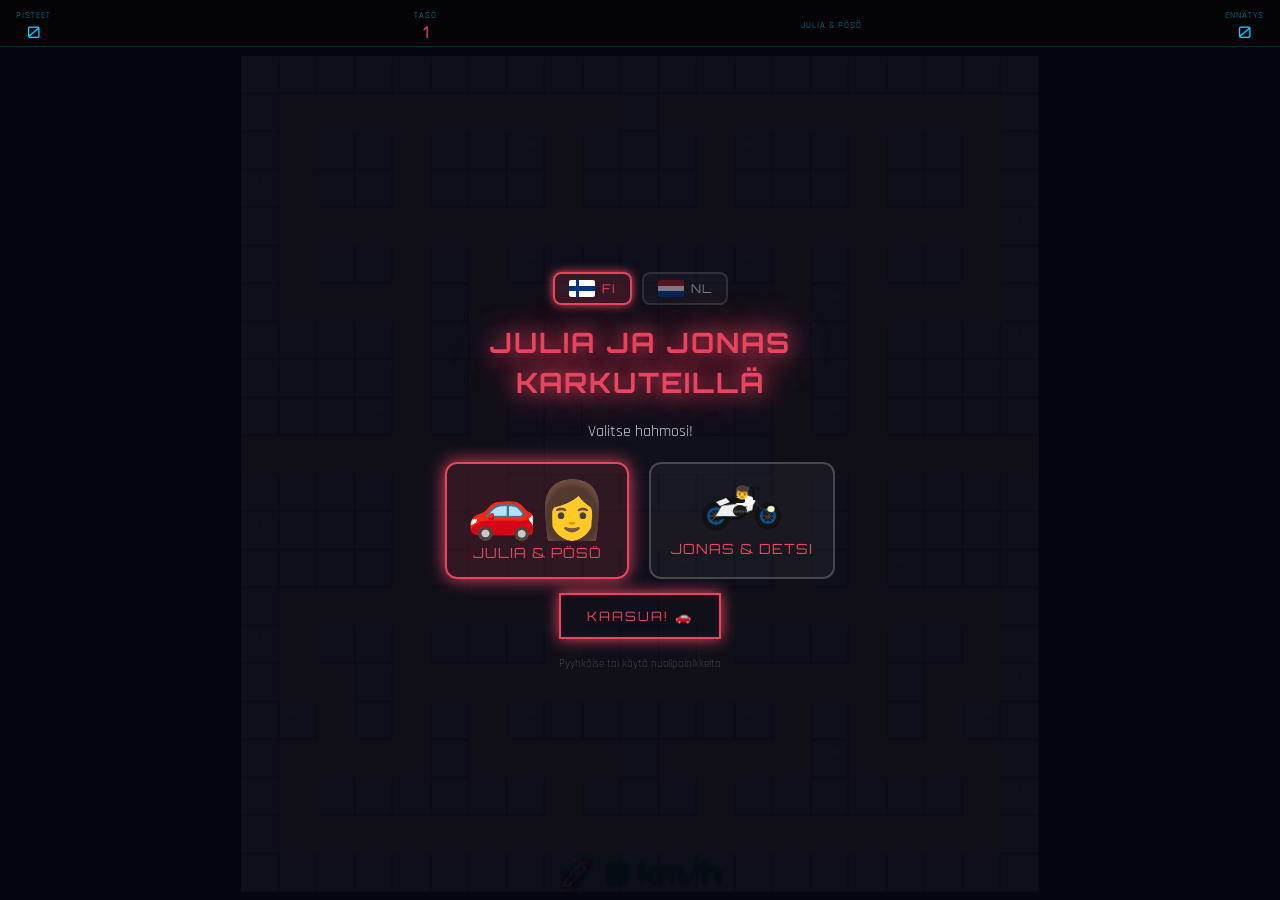
<file: kaahailua.html>
<!DOCTYPE html>
<html lang="fi">
<head>
<meta charset="UTF-8">
<meta name="viewport" content="width=device-width, initial-scale=1.0, maximum-scale=1.0, user-scalable=no">
<meta name="apple-mobile-web-app-capable" content="yes">
<title>JULIA JA JONAS KARKUTEILLÄ</title>
<link href="https://fonts.googleapis.com/css2?family=Orbitron:wght@400;700;900&family=Rajdhani:wght@400;600&display=swap" rel="stylesheet">
<style>
:root{
  --bg:#0a0a0f;
  --road:#1a1a2e;
  --building:#16213e;
  --buildedge:#0f3460;
  --accent:#e94560;
  --neon:#00d4ff;
  --yellow:#ffd700;
  --green:#00ff88;
  --text:#fff;
}
*{box-sizing:border-box;margin:0;padding:0;touch-action:none;-webkit-tap-highlight-color:transparent;user-select:none;}
body{background:var(--bg);display:flex;flex-direction:column;align-items:center;min-height:100dvh;font-family:'Orbitron',monospace;overflow:hidden;}
#wrap{display:flex;flex-direction:column;align-items:center;width:100%;height:100dvh;}

/* HUD */
#hud{width:100%;display:flex;justify-content:space-between;align-items:center;padding:10px 16px 4px;flex-shrink:0;background:rgba(0,0,0,0.6);border-bottom:1px solid rgba(0,212,255,0.2);}
.hi{display:flex;flex-direction:column;align-items:center;gap:1px;}
.hl{font-size:9px;color:rgba(0,212,255,0.6);letter-spacing:1px;font-family:'Rajdhani',sans-serif;}
.hv{font-size:16px;color:var(--neon);}
#lvdisp{font-size:16px;color:var(--accent);}
#lives-row{display:flex;gap:3px;align-items:center;}
.lico{font-size:18px;}

/* CANVAS */
#cw{flex:1;display:flex;align-items:center;justify-content:center;width:100%;position:relative;overflow:hidden;}
canvas{display:block;image-rendering:pixelated;}

/* OVERLAYS */
.ov{position:absolute;inset:0;background:rgba(5,5,15,.94);display:flex;flex-direction:column;align-items:center;justify-content:center;gap:14px;z-index:10;}
.ov.h{display:none;}
.ov h1{font-size:28px;color:var(--accent);text-shadow:0 0 20px var(--accent),0 0 40px var(--accent);animation:pulse 1s infinite alternate;letter-spacing:2px;text-align:center;line-height:1.4;}
.ov h2{font-size:18px;color:var(--neon);letter-spacing:2px;}
.ov p{font-size:16px;color:#ccc;text-align:center;line-height:2;font-family:'Rajdhani',sans-serif;}
.ov .sub{font-size:11px;color:#444;font-family:'Rajdhani',sans-serif;}
@keyframes pulse{from{opacity:1;transform:scale(1)}to{opacity:.65;transform:scale(1.04)}}
.btn{padding:13px 26px;background:transparent;border:2px solid var(--accent);color:var(--accent);font-family:'Orbitron',monospace;font-size:13px;cursor:pointer;letter-spacing:2px;box-shadow:0 0 15px var(--accent),inset 0 0 8px rgba(233,69,96,.1);-webkit-appearance:none;transition:all .15s;}
.btn:active{background:rgba(233,69,96,.2);transform:scale(.97);}
.lbadge{font-size:13px;color:var(--neon);border:1px solid var(--neon);padding:3px 9px;box-shadow:0 0 8px var(--neon);letter-spacing:2px;}
.wanted{font-size:13px;color:var(--yellow);border:2px solid var(--yellow);padding:6px 14px;box-shadow:0 0 12px var(--yellow);letter-spacing:3px;}

/* DPAD */
#dpad{flex-shrink:0;display:grid;grid-template-columns:repeat(3,60px);grid-template-rows:repeat(3,60px);gap:5px;padding:8px 0 max(8px,env(safe-area-inset-bottom));}
.db{background:rgba(255,255,255,.05);border:1px solid rgba(0,212,255,.2);border-radius:9px;display:flex;align-items:center;justify-content:center;font-size:22px;color:rgba(0,212,255,.5);cursor:pointer;-webkit-user-select:none;user-select:none;-webkit-touch-callout:none;-webkit-tap-highlight-color:transparent;touch-action:none;}
.db:active,.db.pr{background:rgba(233,69,96,.2);border-color:var(--accent);color:var(--accent);}
#sh{font-size:10px;color:#333;margin-bottom:1px;letter-spacing:1px;font-family:'Rajdhani',sans-serif;}

/* Language selector */
#lang-select{display:flex;gap:10px;justify-content:center;margin-bottom:4px;}
.lang-btn{cursor:pointer;opacity:0.45;transition:all .2s;border:2px solid rgba(255,255,255,0.25);background:rgba(255,255,255,0.07);padding:6px 14px;border-radius:8px;-webkit-touch-callout:none;-webkit-tap-highlight-color:transparent;display:flex;align-items:center;gap:7px;font-family:'Orbitron',monospace;font-size:12px;letter-spacing:1px;color:#fff;}
.lang-btn.active{opacity:1;border-color:var(--accent);background:rgba(233,69,96,0.18);box-shadow:0 0 10px var(--accent);color:var(--accent);}
.lflag{width:26px;height:17px;border-radius:2px;display:inline-block;flex-shrink:0;vertical-align:middle;}
.flag-fi{background:linear-gradient(#fff 35%,#003580 35%,#003580 65%,#fff 65%);position:relative;overflow:hidden;}
.flag-fi::after{content:'';position:absolute;left:28%;top:0;width:14%;height:100%;background:#003580;}
.flag-nl{background:linear-gradient(#AE1C28 33.3%,#fff 33.3%,#fff 66.6%,#003DA5 66.6%);}

/* Character select */
.char-select{display:flex;gap:20px;justify-content:center;flex-wrap:wrap;}
.char-card{display:flex;flex-direction:column;align-items:center;gap:8px;padding:16px 20px;border:2px solid rgba(255,255,255,0.2);border-radius:12px;cursor:pointer;transition:all .2s;min-width:130px;background:rgba(255,255,255,0.04);}
.char-card:hover,.char-card.selected{border-color:var(--accent);background:rgba(233,69,96,0.15);box-shadow:0 0 18px var(--accent);}
.char-card .cicon{font-size:clamp(36px,6vw,56px);line-height:1;}
.char-card .cname{font-size:clamp(10px,1.5vw,14px);color:var(--accent);letter-spacing:1px;text-align:center;}
.char-card .cdesc{font-size:clamp(8px,1.2vw,11px);color:#999;font-family:'Rajdhani',sans-serif;text-align:center;line-height:1.5;}

/* Speedometer */
#speedo{position:absolute;bottom:10px;left:50%;transform:translateX(-50%);font-size:clamp(16px,2.5vw,28px);color:#00aa44;text-align:center;opacity:1;text-shadow:0 0 8px #007722,0 1px 3px rgba(0,0,0,0.9);letter-spacing:1px;white-space:nowrap;pointer-events:none;font-weight:700;}
</style>
</head>
<body>
<div id="wrap">
  <div id="hud">
    <div class="hi"><div class="hl">PISTEET</div><div class="hv" id="sc">0</div></div>
    <div class="hi"><div class="hl">TASO</div><div id="lvdisp">1</div></div>
    <div class="hi"><div class="hl" id="char-hud-name">JULIA &amp; PÖSÖ</div><div id="lives-row"></div></div>
    <div class="hi"><div class="hl">ENNÄTYS</div><div class="hv" id="hisc">0</div></div>
  </div>
  <div id="cw">
    <canvas id="c"></canvas>
    <div id="speedo">🚀 0 km/h</div>

    <!-- START -->
    <div class="ov" id="sov">
      <div id="lang-select">
        <button class="lang-btn active" id="lang-fi" onclick="setLang('fi')"><span class="lflag flag-fi"></span>FI</button>
        <button class="lang-btn" id="lang-nl" onclick="setLang('nl')"><span class="lflag flag-nl"></span>NL</button>
      </div>
      <h1 id="game-title" style="font-size:clamp(18px,3vw,28px)">JULIA JA JONAS<br>KARKUTEILLÄ</h1>
      <p style="font-size:clamp(12px,1.8vw,16px)">Valitse hahmosi!</p>
      <div class="char-select">
        <div class="char-card selected" id="card-julia" onclick="selectChar('julia')">
          <div class="cicon">🚗👩</div>
          <div class="cname">JULIA &amp; PÖSÖ</div>
          
        </div>
        <div class="char-card" id="card-jonas" onclick="selectChar('jonas')">
          <div class="cicon" style="font-size:clamp(28px,4vw,44px);line-height:1.2">
            <svg viewBox="0 0 80 52" width="88" height="52" style="display:block;margin:0 auto">
              <!-- REAR WHEEL: black tyre + blue rim -->
              <circle cx="14" cy="36" r="12" fill="none" stroke="#111" stroke-width="4.5"/>
              <circle cx="14" cy="36" r="7.5" fill="none" stroke="#035096" stroke-width="2.5"/>
              <circle cx="14" cy="36" r="3" fill="#222"/>
              <!-- spokes -->
              <line x1="14" y1="28.5" x2="14" y2="43.5" stroke="#555" stroke-width="0.8"/>
              <line x1="6.5" y1="36" x2="21.5" y2="36" stroke="#555" stroke-width="0.8"/>
              <line x1="8.8" y1="30.3" x2="19.2" y2="41.7" stroke="#555" stroke-width="0.8"/>
              <line x1="19.2" y1="30.3" x2="8.8" y2="41.7" stroke="#555" stroke-width="0.8"/>
              <!-- FRONT WHEEL: black tyre + blue rim -->
              <circle cx="66" cy="36" r="11" fill="none" stroke="#111" stroke-width="4.5"/>
              <circle cx="66" cy="36" r="6.8" fill="none" stroke="#035096" stroke-width="2.5"/>
              <circle cx="66" cy="36" r="2.8" fill="#222"/>
              <line x1="66" y1="29.2" x2="66" y2="42.8" stroke="#555" stroke-width="0.8"/>
              <line x1="59.2" y1="36" x2="72.8" y2="36" stroke="#555" stroke-width="0.8"/>
              <line x1="61.2" y1="31.2" x2="70.8" y2="40.8" stroke="#555" stroke-width="0.8"/>
              <line x1="70.8" y1="31.2" x2="61.2" y2="40.8" stroke="#555" stroke-width="0.8"/>
              <!-- FRAME: black steel -->
              <line x1="14" y1="36" x2="36" y2="36" stroke="#222" stroke-width="2.5"/>
              <line x1="36" y1="36" x2="52" y2="20" stroke="#222" stroke-width="2.5"/>
              <line x1="36" y1="36" x2="48" y2="22" stroke="#222" stroke-width="2"/>
              <!-- FRONT FORK: black -->
              <line x1="52" y1="20" x2="66" y2="36" stroke="#222" stroke-width="2.2"/>
              <!-- WHITE BODY PANELS -->
              <!-- Side panel front -->
              <polygon points="36,36 52,20 50,30 38,34" fill="#f0f0f0" stroke="#ddd" stroke-width="0.5"/>
              <!-- Side panel rear -->
              <polygon points="36,36 14,36 20,26 36,24" fill="#f0f0f0" stroke="#ddd" stroke-width="0.5"/>
              <!-- TANK: white -->
              <ellipse cx="43" cy="21" rx="10" ry="5.5" fill="#fff" stroke="#ddd" stroke-width="0.5"/>
              <!-- BLACK SEAT -->
              <rect x="24" y="18" width="19" height="5" fill="#111" rx="2.5"/>
              <!-- TAIL: white -->
              <polygon points="24,18 14,22 18,26 28,22" fill="#f0f0f0"/>
              <!-- BLACK ENGINE -->
              <ellipse cx="38" cy="31" rx="7" ry="6" fill="#1a1a1a"/>
              <text x="38" y="33" font-size="3.5" text-anchor="middle" fill="#888">YAMAHA</text>
              <!-- EXHAUST: black, low and rear -->
              <path d="M44 34 Q38 40 28 38 Q20 37 14 39" fill="none" stroke="#111" stroke-width="2.5" stroke-linecap="round"/>
              <!-- HIGH HANDLEBARS: black -->
              <line x1="52" y1="20" x2="51" y2="8" stroke="#111" stroke-width="2"/>
              <line x1="46" y1="8" x2="56" y2="8" stroke="#111" stroke-width="1.8"/>
              <rect x="44.5" y="6.5" width="3" height="3" fill="#035096" rx="0.5"/>
              <rect x="54.5" y="6.5" width="3" height="3" fill="#111" rx="0.5"/>
              <!-- HEADLIGHT: white/yellow -->
              <ellipse cx="69" cy="29" rx="3.5" ry="3" fill="#ffffc0" stroke="#ccc" stroke-width="0.5"/>
              <!-- RIDER -->
              <text x="40" y="17" font-size="13" text-anchor="middle">👦</text>
            </svg>
          </div>
          <div class="cname">JONAS &amp; DETSI</div>
          
        </div>
      </div>
      <button class="btn" id="start-btn" onclick="startGame()">KAASUA! 🚗</button>
      <p class="sub">Pyyhkäise tai käytä nuolipainikkeita</p>
    </div>

    <!-- LEVEL -->
    <div class="ov h" id="lov">
      <div class="lbadge" id="lbadge">TASO 1</div>
      <h2 id="ltitle">KAUPUNGINOSASSA</h2>
      <div style="font-size:clamp(28px,4vw,48px)" id="lemoji">🌆</div>
      <p id="ldesc"></p>
    </div>

    <!-- GAME OVER -->
    <div class="ov h" id="gov">
      <div style="font-size:clamp(36px,5vw,60px)">🚔</div>
      <h1 style="font-size:clamp(16px,2.5vw,26px);color:var(--yellow)" id="caught-title">JULIA JA PÖSÖ KIINNI!</h1>
      <div class="wanted">WANTED</div>
      <p id="gscore" style="font-size:clamp(12px,1.8vw,18px);color:var(--neon)"></p>
      <p id="gnew" style="font-size:clamp(10px,1.5vw,15px);color:#0f0;display:none">✨ UUSI ENNÄTYS! ✨</p>
      <button class="btn" onclick="startGame()">UUDELLEEN 🚗</button>
    </div>

    <!-- WIN -->
    <div class="ov h" id="wov">
      <div style="font-size:clamp(36px,5vw,60px)">🏆</div>
      <h1 style="font-size:clamp(16px,2.5vw,26px);color:var(--green)" id="free-title">JULIA JA PÖSÖ VAPAAT!</h1>
      <p id="wscore" style="font-size:clamp(12px,1.8vw,18px);color:var(--neon)"></p>
      <p id="wnew" style="font-size:clamp(10px,1.5vw,15px);color:#0f0;display:none">✨ UUSI ENNÄTYS! ✨</p>
      <button class="btn" onclick="startGame()">UUDELLEEN 🚗</button>
    </div>
  </div>
  <div id="sh">AJA KAASUA · VÄLTÄ POLIISIA · KERÄÄ BONUKSET</div>
  <div id="dpad">
    <div></div><div class="db" id="bu">▲</div><div></div>
    <div class="db" id="bl">◀</div>
    <div></div>
    <div class="db" id="br">▶</div>
    <div></div><div class="db" id="bd">▼</div><div></div>
  </div>
</div>

<script>
// ─── MAZE ─────────────────────────────────────────────────────
// 0=path 1=block 2=coin 3=power(tehobonsi) 4=reserved(police garage)
const MRAW=[
  [1,1,1,1,1,1,1,1,1,1,1,1,1,1,1,1,1,1,1,1,1],
  [1,2,2,2,2,2,2,2,2,2,1,2,2,2,2,2,2,2,2,2,1],
  [1,3,1,1,2,1,1,1,2,1,1,1,2,1,1,1,2,1,1,3,1],
  [1,2,1,1,2,1,1,1,2,1,1,1,2,1,1,1,2,1,1,2,1],
  [1,2,2,2,2,2,2,2,2,2,2,2,2,2,2,2,2,2,2,2,1],
  [1,2,1,1,2,1,2,1,1,1,1,1,1,1,2,1,2,1,1,2,1],
  [1,2,2,2,2,1,2,2,2,2,1,2,2,2,2,1,2,2,2,2,1],
  [1,1,1,1,2,1,1,1,0,0,1,0,0,1,1,1,2,1,1,1,1],
  [1,1,1,1,2,1,0,0,0,0,0,0,0,0,0,1,2,1,1,1,1],
  [1,1,1,1,2,1,0,1,1,4,4,4,1,1,0,1,2,1,1,1,1],
  [0,0,0,0,2,0,0,1,4,4,4,4,4,1,0,0,2,0,0,0,0],
  [1,1,1,1,2,1,0,1,1,1,1,1,1,1,0,1,2,1,1,1,1],
  [1,1,1,1,2,1,0,0,0,0,0,0,0,0,0,1,2,1,1,1,1],
  [1,1,1,1,2,1,0,1,1,1,1,1,1,1,0,1,2,1,1,1,1],
  [1,2,2,2,2,2,2,2,2,2,1,2,2,2,2,2,2,2,2,2,1],
  [1,2,1,1,2,1,1,1,2,1,1,1,2,1,1,1,2,1,1,2,1],
  [1,3,2,1,2,2,2,2,2,2,0,2,2,2,2,2,2,1,2,3,1],
  [1,1,2,1,2,1,2,1,1,1,1,1,1,1,2,1,2,1,2,1,1],
  [1,2,2,2,2,1,2,2,2,2,1,2,2,2,2,1,2,2,2,2,1],
  [1,2,1,1,1,1,1,1,2,1,1,1,2,1,1,1,1,1,1,2,1],
  [1,2,2,2,2,2,2,2,2,2,2,2,2,2,2,2,2,2,2,2,1],
  [1,1,1,1,1,1,1,1,1,1,1,1,1,1,1,1,1,1,1,1,1],
];
const ROWS=MRAW.length, COLS=MRAW[0].length;

// ─── LEVELS ───────────────────────────────────────────────────
const LVLS=[
  {emoji:'☀️',  gs:1.4,  ps:2.8, ft:5500, ng:5, night:false, peds:3},
  {emoji:'🌤️',  gs:1.65, ps:3.0, ft:3500, ng:6, night:false, peds:4},
  {emoji:'🌆',  gs:1.90, ps:3.2, ft:2500, ng:7, night:true,  peds:3},
  {emoji:'🌃',  gs:2.20, ps:3.4, ft:1500, ng:7, night:true,  peds:5},
  {emoji:'🌙',  gs:2.55, ps:3.6, ft:900,  ng:7, night:true,  peds:4},
];

// Police car colors (different units)
const PCOLS=['#ff3300','#ff6600','#0066ff','#ff0099','#00ccff','#ffaa00','#cc00ff'];
const PNAMES=['Yksikkö 1','Yksikkö 2','K-9','Yksikkö 4','SWAT','Moottoripyörä','Helikopteri'];

// ─── AUDIO ────────────────────────────────────────────────────
let AC=null;
let audioUnlocked=false;

function gac(){
  if(!AC){
    AC=new(window.AudioContext||window.webkitAudioContext)();
  }
  return AC;
}
function rac(){
  if(!AC) gac();
  if(AC.state==='suspended'||AC.state==='interrupted') AC.resume();
}

// iOS unlock: play a silent buffer on first touch anywhere
function unlockAudio(){
  if(audioUnlocked) return;
  try{
    const ac=gac();
    const buf=ac.createBuffer(1,1,22050);
    const src=ac.createBufferSource();
    src.buffer=buf;
    src.connect(ac.destination);
    src.start(0);
    ac.resume().then(()=>{ audioUnlocked=true; });
  }catch(e){}
}
document.addEventListener('touchstart', unlockAudio, {once:false, passive:true});
document.addEventListener('touchend',   unlockAudio, {once:false, passive:true});
document.addEventListener('click',      unlockAudio, {once:false, passive:true});

function beep(f,d,type='square',vol=0.15,delay=0){
  try{
    const ac=gac(),o=ac.createOscillator(),g=ac.createGain();
    o.connect(g);g.connect(ac.destination);
    o.type=type;o.frequency.value=f;
    const t=ac.currentTime+delay;
    g.gain.setValueAtTime(vol,t);
    g.gain.exponentialRampToValueAtTime(0.001,t+d);
    o.start(t);o.stop(t+d+0.01);
  }catch(e){}
}

function sndCoin(){ beep(880,.05,'sine',.08); }
function sndPower(){
  beep(150,.1,'sawtooth',.25);beep(220,.1,'sawtooth',.22,.1);beep(300,.15,'sawtooth',.2,.2);
}
function sndCatch(pts){
  const f=[300,450,600,900][Math.min(pts/200-1,3)];
  beep(f,.06,'square',.3);beep(f*1.4,.1,'square',.25,.07);
}
function sndDie(){
  // Police siren then crash
  for(let i=0;i<3;i++){beep(800,.15,'sawtooth',.2,i*0.3);beep(600,.15,'sawtooth',.2,i*0.3+0.15);}
  for(let i=0;i<6;i++) beep(300-i*35,.08,'sawtooth',.3,0.9+i*0.07);
}
function sndLevelUp(){
  [440,550,660,880].forEach((f,i)=>beep(f,.12,'sine',.22,i*0.1));
}
function sndStart(){
  // Engine revving
  [200,250,300,350,400].forEach((f,i)=>beep(f,.1,'sawtooth',.15,i*0.1));
}
function sndPolice(){
  // Wee-woo
  beep(700,.1,'sawtooth',.05);beep(900,.1,'sawtooth',.05,.12);
}
function sndWin(){
  [523,659,784,1047,1319].forEach((f,i)=>beep(f,.15,'sine',.22,i*0.11));
  [1047,784,659,523].forEach((f,i)=>beep(f,.12,'sine',.18,.6+i*0.1));
}

let wakaT=0, sirenT=0;
let engineNode=null, engineGain=null;

function startEngine(){
  try{
    const ac=gac();
    if(engineNode){engineNode.stop();engineNode=null;}
    const osc=ac.createOscillator();
    const gain=ac.createGain();
    const dist=ac.createWaveShaper();
    // Distortion curve for moped/car sound
    const curve=new Float32Array(256);
    for(let i=0;i<256;i++){const x=i*2/256-1;curve[i]=x<0?-Math.pow(-x,0.5):Math.pow(x,0.5);}
    dist.curve=curve;
    osc.connect(dist);dist.connect(gain);gain.connect(ac.destination);
    osc.type='sawtooth';
    osc.frequency.value=selectedChar==='jonas'?95:110; // moped lower, car higher
    gain.gain.value=0;
    osc.start();
    engineNode=osc; engineGain=gain;
  }catch(e){}
}

function stopEngine(){
  if(engineGain){engineGain.gain.setTargetAtTime(0,gac().currentTime,0.1);}
  setTimeout(()=>{if(engineNode){try{engineNode.stop();}catch(e){}engineNode=null;engineGain=null;}},300);
}

function updateEngineSound(){
  if(!engineNode||!engineGain) return;
  const moving=julia&&(julia.dr!==0||julia.dc!==0);
  const boost=Math.min(boostHeld/1500,1.0);
  const targetGain=moving?0.022+boost*0.012:0;
  const targetFreq=moving?(selectedChar==='jonas'?85+boost*60:100+boost*70):
                          (selectedChar==='jonas'?60:70);
  try{
    const ac=gac();
    engineGain.gain.setTargetAtTime(targetGain,ac.currentTime,0.05);
    engineNode.frequency.setTargetAtTime(targetFreq,ac.currentTime,0.08);
  }catch(e){}
}

function tickSounds(dt){
  if(gameState!=='playing')return;
  wakaT+=dt;
  if(wakaT>100){wakaT=0;updateEngineSound();}
  sirenT+=dt;
  if(sirenT>2200){sirenT=0;if(!frightActive)sndPolice();}
}

// ─── STATE ────────────────────────────────────────────────────
const cv=document.getElementById('c');
const ctx=cv.getContext('2d');
let CS=0;
let maze,julia,police,score,lives,level,totalCoins,coinsEaten;
let frightActive=false,frightMs=0,gameState='start';
let pedestrians=[]; // {r,c,px,py,emoji,hitWarning,warningTimer}
let pedSpawnTimer=0;
let nightMode=false;
let catchCombo=0,hiScore=+localStorage.getItem('juliahi')||0;
let raf=null,lastT=0,floats=[];
let swipe0=null;
let boostHeld=0;
let keyHeld=false;
let selectedChar='julia'; // 'julia' or 'jonas'

// ─── TRANSLATIONS ─────────────────────────────────────────────
let currentLang = 'fi';

const TRANSLATIONS = {
  fi: {
    gameTitle:   'JULIA JA JONAS<br>KARKUTEILLÄ',
    chooseChar:  'Valitse hahmosi!',
    juliaName:   'JULIA &amp; PÖSÖ',
    jonasName:   'JONAS &amp; DETSI',
    juliaSub:    'Roze auto · Snel',
    jonasSub:    'Witte Yamaha DT',
    startBtnJulia: 'KAASUA! 🚗',
    startBtnJonas: 'VAUHTIA! 🏍️',
    hint:        'PYYHKÄISE TAI KÄYTÄ NUOLIPAINIKKEITA',
    hud_score:   'PISTEET',
    hud_level:   'TASO',
    hud_record:  'ENNÄTYS',
    level_label: 'TASO',
    caught_julia:'JULIA JA PÖSÖ KIINNI!',
    caught_jonas:'JONAS JA DETSI KIINNI!',
    free_julia:  'JULIA JA PÖSÖ VAPAAT!',
    free_jonas:  'JONAS JA DETSI VAPAAT!',
    score_label: 'PISTEET: ',
    new_record:  '✨ UUSI ENNÄTYS! ✨',
    again:       'UUDELLEEN 🚗',
    ped_warns:   ['🚫 VARO LAPSIA!','⚠️ VARO VANHUSTA!','😱 PYSÄHDY!','🛑 VARO JALANKULKIJAA!'],
    energy_msgs: ['⚡ ENERGIAJUOMA!','💥 TURBOBOOSTI!','🔋 TÄYNNÄ ENERGIAA!','⚡ MONSTER MODE!'],
    levelNames:  ['MASALA','SUNDSBERG','ESPOON KESKUS','HELSINGIN KESKUSTA','KIRKKONUMMEN KESKUSTA'],
    levelDescs:  ['5 poliisiautoa lähdössä! Varo lapsia ja vanhuksia!','Sundsbergin kujat tutut! 6 poliisia jahdissa!','Pimeä ilta Espoossa! Kaupunki hereillä.','Yö Helsingissä! Täynnä poliiseja ja ihmisiä!','Myöhäinen yö Kirkkonummella! Koko poliisilaitos liikkeellä!'],
  },
  nl: {
    gameTitle:   'JULIA EN JONAS<br>OP DE VLUCHT',
    chooseChar:  'Kies je personage!',
    juliaName:   'JULIA &amp; PÖSÖ',
    jonasName:   'JONAS &amp; DETSI',
    juliaSub:    'Roze auto · Snel',
    jonasSub:    'Witte Yamaha DT',
    startBtnJulia: 'GAS GEVEN! 🚗',
    startBtnJonas: 'RIJDEN! 🏍️',
    hint:        'VEEG OF GEBRUIK DE PIJLTJESTOETSEN',
    hud_score:   'PUNTEN',
    hud_level:   'LEVEL',
    hud_record:  'RECORD',
    level_label: 'LEVEL',
    caught_julia:'JULIA EN PÖSÖ GEPAKT!',
    caught_jonas:'JONAS EN DETSI GEPAKT!',
    free_julia:  'JULIA EN PÖSÖ VRIJ!',
    free_jonas:  'JONAS EN DETSI VRIJ!',
    score_label: 'PUNTEN: ',
    new_record:  '✨ NIEUW RECORD! ✨',
    again:       'OPNIEUW 🚗',
    ped_warns:   ['🚫 PAS OP KINDEREN!','⚠️ PAS OP OUDERE!','😱 STOP!','🛑 PAS OP VOETGANGER!'],
    energy_msgs: ['⚡ ENERGIEDRANK!','💥 TURBOBOOST!','🔋 VOL ENERGIE!','⚡ MONSTER MODE!'],
    levelNames:  ['MASALA','SUNDSBERG','ESPOO CENTRUM','HELSINKI CENTRUM','KIRKKONUMMI CENTRUM'],
    levelDescs:  ['5 politieautos vertrekken! Pas op voor kinderen!','De straatjes van Sundsberg! 6 in achtervolging!','Donkere avond in Espoo! Wees voorzichtig!','Nacht in Helsinki! Vol agenten en mensen!','Late nacht in Kirkkonummi! Heel het korps in actie!'],
  }
};

function setLang(lang){
  currentLang=lang;
  document.getElementById('lang-fi').classList.toggle('active', lang==='fi');
  document.getElementById('lang-nl').classList.toggle('active', lang==='nl');
  const t=TRANSLATIONS[lang];
  // Title
  document.getElementById('game-title').innerHTML=t.gameTitle;
  // Choose char text
  document.querySelector('#sov > p').innerHTML=t.chooseChar;
  // Char names
  document.querySelector('#card-julia .cname').innerHTML=t.juliaName;
  document.querySelector('#card-jonas .cname').innerHTML=t.jonasName;
  // Start button
  const sb=document.getElementById('start-btn');
  if(sb) sb.textContent=selectedChar==='julia'?t.startBtnJulia:t.startBtnJonas;
  // Hint
  document.getElementById('sh').textContent=t.hint;
  // HUD labels
  const hls=document.querySelectorAll('.hl');
  hls[0].textContent=t.hud_score;
  hls[1].textContent=t.hud_level;
  hls[3].textContent=t.hud_record;
  // Gameover/win buttons
  document.querySelectorAll('.btn').forEach(b=>{
    if(b.id!=='start-btn') b.textContent=t.again;
  });
  // Record texts
  document.querySelectorAll('[id="gnew"],[id="wnew"]').forEach(el=>el.textContent=t.new_record);
}

function T(key){ return (TRANSLATIONS[currentLang]||TRANSLATIONS.fi)[key]; }

function selectChar(ch){
  selectedChar=ch;
  document.getElementById('card-julia').classList.toggle('selected',ch==='julia');
  document.getElementById('card-jonas').classList.toggle('selected',ch==='jonas');
  const t=TRANSLATIONS[currentLang]||TRANSLATIONS.fi;
  document.getElementById('start-btn').textContent = ch==='julia' ? t.startBtnJulia : t.startBtnJonas;
  const hud = document.getElementById('char-hud-name');
  if(hud) hud.textContent = ch==='julia' ? 'JULIA & PÖSÖ' : 'JONAS & DETSI';
}
let tireMarks=[];

function resize(){
  const isMobile = window.innerWidth <= 768;
  const dpad = document.getElementById('dpad');
  const sh = document.getElementById('sh');
  // On desktop: hide dpad controls, use full screen for canvas
  if(!isMobile){
    dpad.style.display='none';
    sh.style.display='none';
  } else {
    dpad.style.display='grid';
    sh.style.display='block';
  }
  const cw=document.getElementById('cw');
  CS=Math.floor(Math.min(cw.clientWidth/COLS,cw.clientHeight/ROWS));
  cv.width=COLS*CS;cv.height=ROWS*CS;
}

function cloneMaze(){return MRAW.map(r=>[...r]);}
function countCoins(m){let n=0;for(let r=0;r<ROWS;r++)for(let c=0;c<COLS;c++)if(m[r][c]===2||m[r][c]===3)n++;return n;}
function passable(r,c){if(r<0||r>=ROWS||c<0||c>=COLS)return false;return maze[r][c]!==1;}
function passablePolice(r,c){if(r<0||r>=ROWS||c<0||c>=COLS)return false;return maze[r][c]!==1&&maze[r][c]!==4;}

// ─── JULIA CAR (grid-based, same system as police) ────────────
function makeJulia(){
  return{
    r:16, c:10,          // current grid cell
    tr:16, tc:10,        // target grid cell
    px:10*CS+CS/2, py:16*CS+CS/2,
    t:1,                 // interpolation 0→1 (start at 1 = arrived)
    dr:0, dc:0,          // current direction
    qdr:0, qdc:0,        // queued next direction
    angle:Math.PI,
    speed:0,
  };
}

// ─── JULIA MOVEMENT (grid-based) ──────────────────────────────
function moveJulia(dt){
  const cfg=LVLS[Math.min(level-1,LVLS.length-1)];

  // Boost: ramps from 1.0 → 2.0x over 1.5 seconds of holding
  const boostMult = 1.0 + Math.min(boostHeld / 1500, 1.0);
  julia.t += cfg.ps * boostMult * dt/1000;

  if(julia.t >= 1){
    julia.t = 1;
    // Snap to target cell
    julia.r = julia.tr; julia.c = julia.tc;
    julia.px = julia.c*CS+CS/2; julia.py = julia.r*CS+CS/2;

    // Eat coin at current position
    const r=julia.r, c=julia.c;
    if(r>=0&&r<ROWS&&c>=0&&c<COLS){
      if(maze[r][c]===2){maze[r][c]=0;score+=10;coinsEaten++;sndCoin();}
      else if(maze[r][c]===3){
        maze[r][c]=0;score+=50;coinsEaten++;
        frightActive=true;frightMs=cfg.ft;catchCombo=0;
        police.forEach(p=>{if(!p.eaten){p.scared=true;p.dr=-p.dr;p.dc=-p.dc;}});
        sndPower();
        const msgs=T('energy_msgs');
        floats.push({x:cv.width/2, y:cv.height/2, txt:msgs[Math.floor(Math.random()*msgs.length)], life:1.4, big:true});
      }
    }

    // Try queued direction first, then current direction
    let moved = false;
    if(julia.qdr!==0||julia.qdc!==0){
      const nr=julia.r+julia.qdr, nc=julia.c+julia.qdc;
      let passOk = (nc<0||nc>=COLS) ? true : passable(nr,nc); // allow tunnel
      if(passOk){
        julia.dr=julia.qdr; julia.dc=julia.qdc;
        julia.qdr=0; julia.qdc=0;
        moved=true;
      }
    }
    if(!moved && (julia.dr!==0||julia.dc!==0)){
      const nr=julia.r+julia.dr, nc=julia.c+julia.dc;
      let passOk = (nc<0||nc>=COLS) ? true : passable(nr,nc);
      if(passOk) moved=true;
      else { julia.dr=0; julia.dc=0; }
    }

    if(moved){
      const nr=julia.r+julia.dr;
      let nc=julia.c+julia.dc;
      // Tunnel wrap
      if(nc<0) nc=COLS-1;
      else if(nc>=COLS) nc=0;
      julia.tr=nr; julia.tc=nc; julia.t=0;
      tireMarks.push({x:julia.px,y:julia.py,life:1});
      // Update facing angle
      if(julia.dc===1) julia.angle=0;
      else if(julia.dc===-1) julia.angle=Math.PI;
      else if(julia.dr===-1) julia.angle=-Math.PI/2;
      else if(julia.dr===1) julia.angle=Math.PI/2;
    }

    updateHUD();

    // Level clear
    if(coinsEaten>=totalCoins){
      gameState='clear';sndLevelUp();
      setTimeout(()=>{
        if(level>=LVLS.length){
          if(score>hiScore){hiScore=score;localStorage.setItem('juliahi',hiScore);}
          document.getElementById('wscore').textContent=T('score_label')+score;
          document.getElementById('wnew').style.display=score>=hiScore?'block':'none';
          stopEngine();overlay('w');gameState='win';sndWin();
        } else {level++;beginLevel();}
      },1800);
    }
  } else {
    // Interpolate pixel position smoothly
    julia.px=(julia.c+(julia.tc-julia.c)*julia.t)*CS+CS/2;
    julia.py=(julia.r+(julia.tr-julia.r)*julia.t)*CS+CS/2;
  }
}
function makePolice(idx,cfg){
  const homes=[{r:10,c:10},{r:10,c:9},{r:10,c:11},{r:9,c:10},{r:11,c:10},{r:9,c:9},{r:11,c:11}];
  const h=homes[idx%homes.length];
  return{
    idx,color:PCOLS[idx%PCOLS.length],name:PNAMES[idx%PNAMES.length],
    r:h.r,c:h.c,tr:h.r,tc:h.c,
    px:h.c*CS+CS/2,py:h.r*CS+CS/2,
    dr:0,dc:0,t:0,
    speed:cfg.gs,
    scared:false,eaten:false,
    mode:'garage',
    garageMs:200+idx*550,
    sirenPhase:Math.random()*Math.PI*2,
  };
}

// ─── GAME FLOW ────────────────────────────────────────────────
function startGame(){
  rac();level=1;score=0;lives=3;
  // Update titles
  const ct=document.getElementById('caught-title');
  const ft=document.getElementById('free-title');
  const t2=TRANSLATIONS[currentLang]||TRANSLATIONS.fi;
  if(ct) ct.textContent=selectedChar==='jonas'?t2.caught_jonas:t2.caught_julia;
  if(ft) ft.textContent=selectedChar==='jonas'?t2.free_jonas:t2.free_julia;
  document.getElementById('char-hud-name').textContent=selectedChar==='jonas'?'JONAS & DETSI':'JULIA & PÖSÖ';
  overlay('none');
  sndStart();
  beginLevel();
}

function beginLevel(){
  maze=cloneMaze();
  totalCoins=countCoins(maze);coinsEaten=0;
  frightActive=false;frightMs=0;catchCombo=0;
  floats=[];tireMarks=[];
  const cfg=LVLS[Math.min(level-1,LVLS.length-1)];
  julia=makeJulia();
  police=[];
  for(let i=0;i<cfg.ng;i++)police.push(makePolice(i,cfg));
  pedestrians=[];
  nightMode=cfg.night||false;
  spawnPedestrians(cfg.peds||0);
  updateHUD();
  overlay('l');
  const tl=TRANSLATIONS[currentLang]||TRANSLATIONS.fi;
  document.getElementById('lbadge').textContent=tl.level_label+' '+level;
  document.getElementById('ltitle').textContent=tl.levelNames[Math.min(level-1,tl.levelNames.length-1)];
  document.getElementById('lemoji').textContent=cfg.emoji;
  document.getElementById('ldesc').textContent=tl.levelDescs[Math.min(level-1,tl.levelDescs.length-1)];
  setTimeout(()=>{overlay('none');gameState='playing';lastT=performance.now();if(!raf)raf=requestAnimationFrame(loop);startEngine();},2800);
}

function updateHUD(){
  document.getElementById('sc').textContent=score;
  document.getElementById('lvdisp').textContent=level;
  document.getElementById('hisc').textContent=hiScore;
  const lr=document.getElementById('lives-row');lr.innerHTML='';
  for(let i=0;i<lives;i++){
    const d=document.createElement('div');
    d.className='lico';
    if(selectedChar==='jonas'){
      d.innerHTML=`<svg viewBox="0 0 44 26" width="36" height="22" style="display:block">
        <!-- Rear wheel: black tyre, blue rim -->
        <circle cx="8" cy="19" r="6.5" fill="none" stroke="#111" stroke-width="2.8"/>
        <circle cx="8" cy="19" r="4" fill="none" stroke="#035096" stroke-width="1.8"/>
        <circle cx="8" cy="19" r="1.2" fill="#222"/>
        <line x1="8" y1="13" x2="8" y2="25" stroke="#444" stroke-width="0.7"/>
        <line x1="1.5" y1="19" x2="14.5" y2="19" stroke="#444" stroke-width="0.7"/>
        <!-- Front wheel -->
        <circle cx="36" cy="19" r="6" fill="none" stroke="#111" stroke-width="2.8"/>
        <circle cx="36" cy="19" r="3.7" fill="none" stroke="#035096" stroke-width="1.8"/>
        <circle cx="36" cy="19" r="1.1" fill="#222"/>
        <line x1="36" y1="13.2" x2="36" y2="24.8" stroke="#444" stroke-width="0.7"/>
        <line x1="30.2" y1="19" x2="41.8" y2="19" stroke="#444" stroke-width="0.7"/>
        <!-- Frame black -->
        <line x1="8" y1="19" x2="24" y2="19" stroke="#222" stroke-width="1.8"/>
        <line x1="24" y1="19" x2="33" y2="10" stroke="#222" stroke-width="1.8"/>
        <line x1="33" y1="10" x2="36" y2="19" stroke="#222" stroke-width="1.5"/>
        <!-- White panels -->
        <polygon points="24,19 33,10 31,16 26,18" fill="#f0f0f0"/>
        <polygon points="8,19 14,13 22,12 22,19" fill="#f0f0f0"/>
        <!-- Tank white -->
        <ellipse cx="27" cy="11" rx="6" ry="3.2" fill="#fff"/>
        <!-- Seat black -->
        <rect x="14" y="9" width="12" height="3.5" fill="#111" rx="1.5"/>
        <!-- Engine black -->
        <ellipse cx="23" cy="16" rx="5" ry="4" fill="#1a1a1a"/>
        <!-- Exhaust black -->
        <path d="M26 18 Q18 22 8 21" fill="none" stroke="#111" stroke-width="1.8" stroke-linecap="round"/>
        <!-- Handlebars black -->
        <line x1="33" y1="10" x2="32" y2="4" stroke="#111" stroke-width="1.5"/>
        <line x1="29" y1="4" x2="35" y2="4" stroke="#111" stroke-width="1.3"/>
        <rect x="30.5" y="3" width="2" height="2" fill="#035096" rx="0.4"/>
        <!-- Headlight -->
        <ellipse cx="38.5" cy="15" rx="2" ry="1.8" fill="#ffffc0"/>
        <!-- Rider -->
        <text x="22" y="9" font-size="8" text-anchor="middle">👦</text>
      </svg>`;
    } else {
      d.textContent='🚗';
    }
    lr.appendChild(d);
  }
  if(julia){
    const boost=Math.min(boostHeld/1500,1.0);
    const baseSpd=LVLS[Math.min(level-1,LVLS.length-1)].ps;
    const spd=Math.round((Math.abs(julia.dr)+Math.abs(julia.dc))*baseSpd*(1+boost)*60);
    const bar='▓'.repeat(Math.round(boost*5))+'░'.repeat(5-Math.round(boost*5));
    document.getElementById('speedo').textContent=`🚀 ${spd} km/h  ${bar}`;
  }
}

function overlay(name){
  document.querySelectorAll('.ov').forEach(o=>o.classList.add('h'));
  const map={s:'sov',l:'lov',go:'gov',w:'wov'};
  if(map[name])document.getElementById(map[name]).classList.remove('h');
}

// ─── LOOP ─────────────────────────────────────────────────────
function loop(ts){
  raf=requestAnimationFrame(loop);
  const dt=Math.min(ts-lastT,50);lastT=ts;
  if(gameState==='playing'){update(dt);}
  draw();
}

// ─── UPDATE ───────────────────────────────────────────────────
function update(dt){
  if(frightActive){frightMs-=dt;if(frightMs<=0){frightActive=false;police.forEach(p=>{if(!p.eaten)p.scared=false;});}}
  moveJulia(dt);
  police.forEach(p=>movePolice(p,dt));
  checkCollisions();
  updatePedestrians(dt);
  checkPedestrians();
  tickSounds(dt);
  floats.forEach(f=>{f.y-=0.6;f.life-=0.018;});
  floats=floats.filter(f=>f.life>0);
  tireMarks=tireMarks.filter(t=>t.life>0);
  tireMarks.forEach(t=>t.life-=0.004);
  updateHUD();
}

// ─── POLICE MOVEMENT ──────────────────────────────────────────
const DIRS=[{r:-1,c:0},{r:0,c:1},{r:1,c:0},{r:0,c:-1}];

function movePolice(p,dt){
  const cfg=LVLS[Math.min(level-1,LVLS.length-1)];
  if(p.mode==='garage'){
    p.garageMs-=dt;
    p.py=p.r*CS+CS/2+Math.sin(Date.now()/350+p.idx*1.1)*CS*0.16;
    p.px=p.c*CS+CS/2;
    if(p.garageMs<=0){
      p.r=8;p.c=10;p.px=10*CS+CS/2;p.py=8*CS+CS/2;
      p.tr=7;p.tc=10;p.t=0;p.dr=-1;p.dc=0;p.mode='active';
    }
    return;
  }

  const spd=p.eaten?cfg.gs*2.5:(p.scared?cfg.gs*0.45:cfg.gs);
  p.t+=spd*dt/1000;
  if(p.t>=1){
    p.t=1;p.r=p.tr;p.c=p.tc;
    p.px=p.c*CS+CS/2;p.py=p.r*CS+CS/2;

    // Eaten police return to garage
    if(p.eaten&&p.r===8&&p.c===10){
      p.eaten=false;p.scared=false;
      p.r=10;p.c=10;p.px=10*CS+CS/2;p.py=10*CS+CS/2;
      p.mode='garage';p.garageMs=700;p.dr=0;p.dc=0;return;
    }

    const next=policeNextCell(p);
    p.dr=next.r;p.dc=next.c;
    const nr=p.r+p.dr,nc=p.c+p.dc;
    if(nc<0||nc>=COLS){p.c=(nc+COLS)%COLS;p.px=p.c*CS+CS/2;p.tr=p.r;p.tc=p.c;p.t=0;}
    else{p.tr=nr;p.tc=nc;p.t=0;}
  } else {
    p.px=(p.c+(p.tc-p.c)*p.t)*CS+CS/2;
    p.py=(p.r+(p.tr-p.r)*p.t)*CS+CS/2;
  }
}

function policeNextCell(p){
  if(p.scared&&!p.eaten){
    const opp={r:-p.dr,c:-p.dc};
    const valid=DIRS.filter(d=>{
      if(d.r===opp.r&&d.c===opp.c)return false;
      return passablePolice(p.r+d.r,p.c+d.c);
    });
    return valid.length?valid[Math.floor(Math.random()*valid.length)]:opp;
  }
  if(p.eaten) return bfsDir(p.r,p.c,p.dr,p.dc,{r:8,c:10},true);

  // Chase Julia with variation
  const jr=Math.round((julia.py-CS/2)/CS);
  const jc=Math.round((julia.px-CS/2)/CS);
  let goal;
  switch(p.idx%4){
    case 0:goal={r:jr,c:jc};break;
    case 1:goal={r:jr+julia.dr*4,c:jc+julia.dc*4};break;
    case 2:goal={r:jr-julia.dr*2,c:jc-julia.dc*2};break;
    case 3:goal=Math.hypot(p.r-jr,p.c-jc)>7?{r:jr,c:jc}:{r:ROWS-1-jr,c:COLS-1-jc};break;
  }
  if(Math.random()<0.006){const corners=[{r:1,c:1},{r:1,c:19},{r:20,c:1},{r:20,c:19}];goal=corners[p.idx%4];}
  return bfsDir(p.r,p.c,p.dr,p.dc,goal,false);
}

function bfsDir(fr,fc,cdr,cdc,goal,allowGarage){
  const opp={r:-cdr,c:-cdc};
  const passF=allowGarage?passable:passablePolice;
  let best=null,bestD=Infinity;
  DIRS.forEach(d=>{
    if(d.r===opp.r&&d.c===opp.c)return;
    const nr=fr+d.r,nc=fc+d.c;
    if(!passF(nr,nc))return;
    const dist=Math.hypot(nr-goal.r,nc-goal.c);
    if(dist<bestD){bestD=dist;best=d;}
  });
  if(!best){const nr=fr+opp.r,nc=fc+opp.c;if(passable(nr,nc))return opp;return DIRS.find(d=>passable(fr+d.r,fc+d.c))||DIRS[0];}
  return best;
}

// ─── COLLISIONS ───────────────────────────────────────────────
function checkCollisions(){
  police.forEach(p=>{
    if(p.mode==='garage')return;
    if(Math.hypot(p.px-julia.px,p.py-julia.py)<CS*0.72){
      if(p.scared&&!p.eaten){
        p.eaten=true;p.scared=false;catchCombo++;
        const pts=[200,400,800,1600][Math.min(catchCombo-1,3)];
        score+=pts;updateHUD();sndCatch(pts);
        floats.push({x:p.px,y:p.py,txt:pts+'!',life:1});
      } else if(!p.eaten&&!p.scared){doJuliaCaught();}
    }
  });
}

function doJuliaCaught(){
  if(gameState!=='playing')return;
  gameState='dying';lives--;updateHUD();sndDie();
  setTimeout(()=>{
    if(lives<=0){
      if(score>hiScore){hiScore=score;localStorage.setItem('juliahi',hiScore);}
      document.getElementById('gscore').textContent=T('score_label')+score;
      document.getElementById('gnew').style.display=score>=hiScore?'block':'none';
      stopEngine();overlay('go');gameState='gameover';
    } else {
      julia=makeJulia();
      const cfg=LVLS[Math.min(level-1,LVLS.length-1)];
      police.forEach((p,i)=>{
        const homes=[{r:10,c:10},{r:10,c:9},{r:10,c:11},{r:9,c:10},{r:11,c:10},{r:9,c:9},{r:11,c:11}];
        const h=homes[i%homes.length];
        p.r=h.r;p.c=h.c;p.tr=h.r;p.tc=h.c;
        p.px=h.c*CS+CS/2;p.py=h.r*CS+CS/2;
        p.dr=0;p.dc=0;p.t=0;p.scared=false;p.eaten=false;
        p.mode='garage';p.garageMs=300+i*350;
      });
      frightActive=false;frightMs=0;gameState='playing';
    }
  },1400);
}

// ─── PEDESTRIANS ──────────────────────────────────────────────
// Pedestrian types: child (boy/girl) and elderly (man/woman)
const PED_TYPES=[
  {type:'boy',   head:'👦', skinColor:'#f5c5a0', shirtColor:'#4488ff', pantsColor:'#334466', hairColor:'#442200'},
  {type:'girl',  head:'👧', skinColor:'#f5c5a0', shirtColor:'#ff88cc', pantsColor:'#cc44aa', hairColor:'#8B4513'},
  {type:'oldman',head:'👴', skinColor:'#e8b898', shirtColor:'#aaaaaa', pantsColor:'#555577', hairColor:'#cccccc'},
  {type:'oldwoman',head:'👵',skinColor:'#e8b898', shirtColor:'#cc88bb', pantsColor:'#886688', hairColor:'#dddddd'},
  {type:'child', head:'🧒', skinColor:'#f0c090', shirtColor:'#44cc88', pantsColor:'#335544', hairColor:'#331100'},
  {type:'elder', head:'🧓', skinColor:'#e0a880', shirtColor:'#997755', pantsColor:'#554433', hairColor:'#999988'},
];
// Valid open path cells for pedestrian placement
function openCells(){
  const cells=[];
  for(let r=2;r<ROWS-2;r++) for(let c=2;c<COLS-2;c++)
    if(MRAW[r][c]===0||MRAW[r][c]===2) cells.push({r,c});
  return cells;
}

function spawnPedestrians(n){
  const cells=openCells().sort(()=>Math.random()-0.5);
  for(let i=0;i<Math.min(n,cells.length);i++){
    const {r,c}=cells[i];
    const pt=PED_TYPES[Math.floor(Math.random()*PED_TYPES.length)];
    pedestrians.push({
      r,c, px:c*CS+CS/2, py:r*CS+CS/2,
      type:pt.type,
      skinColor:pt.skinColor, shirtColor:pt.shirtColor,
      pantsColor:pt.pantsColor, hairColor:pt.hairColor,
      head:pt.head,
      hitWarning:false, warningTimer:0,
      wobble:Math.random()*Math.PI*2,
      walkPhase:Math.random()*Math.PI*2,
    });
  }
}

function updatePedestrians(dt){
  pedestrians.forEach(p=>{
    p.wobble+=dt*0.003;
    p.walkPhase+=dt*0.006;
    p.px=p.c*CS+CS/2+Math.sin(p.wobble)*CS*0.06;
    p.py=p.r*CS+CS/2+Math.cos(p.wobble*0.7)*CS*0.05;
    if(p.hitWarning){ p.warningTimer-=dt; if(p.warningTimer<=0) p.hitWarning=false; }
    if(Math.random()<0.0002){
      const cells=openCells();
      const nc=cells[Math.floor(Math.random()*cells.length)];
      if(nc){ p.r=nc.r; p.c=nc.c; }
    }
  });
}

function checkPedestrians(){
  if(!julia) return;
  pedestrians.forEach(p=>{
    if(Math.hypot(p.px-julia.px,p.py-julia.py)<CS*0.65 && !p.hitWarning){
      p.hitWarning=true; p.warningTimer=2500;
      score=Math.max(0,score-100);
      updateHUD();
      const warns=T('ped_warns');
      floats.push({x:cv.width/2,y:cv.height/2,txt:warns[Math.floor(Math.random()*warns.length)],life:1.6,big:true,red:true});
      try{
        const ac=gac();
        beep(880,.05,'square',.3); beep(660,.05,'square',.25,.07); beep(440,.1,'square',.2,.14);
      }catch(e){}
    }
  });
}

function drawPedestrians(){
  pedestrians.forEach(p=>{
    ctx.save();
    if(p.hitWarning&&Math.floor(Date.now()/150)%2===0){
      ctx.shadowColor='#ff0000'; ctx.shadowBlur=14;
    }

    const x=p.px, y=p.py;
    const isChild = p.type==='boy'||p.type==='girl'||p.type==='child';
    const isElder = !isChild;
    const s = isChild ? CS*0.32 : CS*0.36; // scale
    const walk = Math.sin(p.walkPhase);

    // ── LEGS ──
    const legSwing = walk * s*0.18;
    // Left leg
    ctx.strokeStyle=p.pantsColor; ctx.lineWidth=s*0.18; ctx.lineCap='round';
    ctx.beginPath();
    ctx.moveTo(x-s*0.1, y+s*0.15);
    ctx.lineTo(x-s*0.12-legSwing, y+s*0.52);
    ctx.stroke();
    // Right leg
    ctx.beginPath();
    ctx.moveTo(x+s*0.1, y+s*0.15);
    ctx.lineTo(x+s*0.12+legSwing, y+s*0.52);
    ctx.stroke();
    // Shoes
    ctx.fillStyle='#222'; ctx.strokeStyle='#222'; ctx.lineWidth=1;
    ctx.beginPath();ctx.ellipse(x-s*0.12-legSwing,y+s*0.54,s*0.1,s*0.055,0,0,Math.PI*2);ctx.fill();
    ctx.beginPath();ctx.ellipse(x+s*0.12+legSwing,y+s*0.54,s*0.1,s*0.055,0,0,Math.PI*2);ctx.fill();

    // ── BODY / TORSO ──
    ctx.fillStyle=p.shirtColor;
    ctx.beginPath();
    ctx.roundRect(x-s*0.22, y-s*0.18, s*0.44, s*0.36, s*0.06);
    ctx.fill();

    // ── ARMS ──
    const armSwing = walk * s*0.15;
    ctx.strokeStyle=p.shirtColor; ctx.lineWidth=s*0.15; ctx.lineCap='round';
    // Left arm
    ctx.beginPath();
    ctx.moveTo(x-s*0.2, y-s*0.1);
    ctx.lineTo(x-s*0.32+armSwing, y+s*0.14);
    ctx.stroke();
    // Right arm
    ctx.beginPath();
    ctx.moveTo(x+s*0.2, y-s*0.1);
    ctx.lineTo(x+s*0.32-armSwing, y+s*0.14);
    ctx.stroke();
    // Hands
    ctx.fillStyle=p.skinColor;
    ctx.beginPath();ctx.arc(x-s*0.32+armSwing,y+s*0.16,s*0.07,0,Math.PI*2);ctx.fill();
    ctx.beginPath();ctx.arc(x+s*0.32-armSwing,y+s*0.16,s*0.07,0,Math.PI*2);ctx.fill();

    // Walking stick for elderly
    if(isElder){
      ctx.strokeStyle='#886644'; ctx.lineWidth=s*0.06; ctx.lineCap='round';
      ctx.beginPath();
      ctx.moveTo(x+s*0.32-armSwing, y+s*0.16);
      ctx.lineTo(x+s*0.38-armSwing, y+s*0.54);
      ctx.stroke();
    }

    // ── NECK ──
    ctx.fillStyle=p.skinColor;
    ctx.beginPath();ctx.roundRect(x-s*0.08,y-s*0.28,s*0.16,s*0.12,s*0.04);ctx.fill();

    // ── HEAD ──
    ctx.fillStyle=p.skinColor;
    ctx.beginPath();ctx.ellipse(x, y-s*0.46, s*0.22, s*0.2, 0, 0, Math.PI*2);ctx.fill();

    // ── HAIR ──
    ctx.fillStyle=p.hairColor;
    if(isChild){
      ctx.beginPath();ctx.ellipse(x, y-s*0.56, s*0.22, s*0.12, 0, Math.PI, Math.PI*2);ctx.fill();
    } else {
      // Thin hair or bald-ish for elderly
      ctx.beginPath();ctx.ellipse(x, y-s*0.57, s*0.2, s*0.09, 0, Math.PI, Math.PI*2);ctx.fill();
    }

    // ── FACE ──
    // Eyes
    ctx.fillStyle='#222';
    ctx.beginPath();ctx.arc(x-s*0.08, y-s*0.48, s*0.04, 0, Math.PI*2);ctx.fill();
    ctx.beginPath();ctx.arc(x+s*0.08, y-s*0.48, s*0.04, 0, Math.PI*2);ctx.fill();
    // Smile / mouth
    ctx.strokeStyle='#883300'; ctx.lineWidth=s*0.03;
    ctx.beginPath();
    ctx.arc(x, y-s*0.4, s*0.07, 0.2, Math.PI-0.2);
    ctx.stroke();
    // Glasses for elderly
    if(isElder){
      ctx.strokeStyle='#555'; ctx.lineWidth=s*0.025;
      ctx.beginPath();ctx.arc(x-s*0.08,y-s*0.48,s*0.065,0,Math.PI*2);ctx.stroke();
      ctx.beginPath();ctx.arc(x+s*0.08,y-s*0.48,s*0.065,0,Math.PI*2);ctx.stroke();
      ctx.beginPath();ctx.moveTo(x-s*0.015,y-s*0.48);ctx.lineTo(x+s*0.015,y-s*0.48);ctx.stroke();
    }
    // Pigtails for girl
    if(p.type==='girl'){
      ctx.fillStyle=p.hairColor;
      ctx.beginPath();ctx.ellipse(x-s*0.25,y-s*0.52,s*0.06,s*0.12,0.4,0,Math.PI*2);ctx.fill();
      ctx.beginPath();ctx.ellipse(x+s*0.25,y-s*0.52,s*0.06,s*0.12,-0.4,0,Math.PI*2);ctx.fill();
    }

    // Warning !
    if(p.hitWarning){
      ctx.font=`bold ${s*0.6}px 'Orbitron',monospace`;
      ctx.fillStyle='#ff0000';
      ctx.textAlign='center'; ctx.textBaseline='middle';
      ctx.fillText('!', x+s*0.35, y-s*0.7);
    }

    ctx.shadowBlur=0;
    ctx.restore();
  });
  ctx.textAlign='left'; ctx.textBaseline='alphabetic';
}

// ─── DRAW ─────────────────────────────────────────────────────
function draw(){
  ctx.fillStyle=nightMode?'#050508':'#b8c8d8';
  ctx.fillRect(0,0,cv.width,cv.height);
  drawCity();
  drawTireMarks();
  drawCoins();
  drawPedestrians();
  if(gameState!=='dying'){ if(selectedChar==='jonas') drawJonas(); else drawJulia(); }
  else drawJuliaDying();
  police.forEach(drawPolice);
  drawFloats();
}

function drawCity(){
  for(let r=0;r<ROWS;r++){
    for(let c=0;c<COLS;c++){
      const v=MRAW[r][c];
      const x=c*CS,y=r*CS;
      if(v===1){
        if(nightMode){
          // Night: dark blue buildings with neon glow
          ctx.fillStyle='#16213e'; ctx.fillRect(x,y,CS,CS);
          ctx.fillStyle='#1a2a50'; ctx.fillRect(x+1,y+1,CS-2,CS-2);
          ctx.fillStyle='rgba(0,212,255,0.18)';
          ctx.fillRect(x,y,CS,2); ctx.fillRect(x,y,2,CS);
          if((r+c)%3===0&&r>1&&r<ROWS-2){
            ctx.fillStyle=`rgba(255,220,100,${0.4+0.4*Math.sin(Date.now()/900+r*c*0.3)})`;
            ctx.fillRect(x+CS*0.25,y+CS*0.2,CS*0.2,CS*0.2);
            ctx.fillRect(x+CS*0.55,y+CS*0.2,CS*0.2,CS*0.2);
          }
        } else {
          // Day: light grey/beige buildings
          ctx.fillStyle='#8899aa'; ctx.fillRect(x,y,CS,CS);
          ctx.fillStyle='#aabbcc'; ctx.fillRect(x+1,y+1,CS-2,CS-2);
          // Shadow edge
          ctx.fillStyle='rgba(0,0,0,0.15)';
          ctx.fillRect(x,y+CS-2,CS,2); ctx.fillRect(x+CS-2,y,2,CS);
          // Windows (daytime – light grey)
          if((r+c)%3===0&&r>1&&r<ROWS-2){
            ctx.fillStyle='rgba(180,220,255,0.7)';
            ctx.fillRect(x+CS*0.25,y+CS*0.2,CS*0.2,CS*0.2);
            ctx.fillRect(x+CS*0.55,y+CS*0.2,CS*0.2,CS*0.2);
          }
        }
      } else if(v===0||v===2||v===3){
        // Road surface
        ctx.fillStyle=nightMode?'#111118':'#c8bfa8';
        ctx.fillRect(x,y,CS,CS);
        // Road markings
        if((r+c)%4===0){
          ctx.fillStyle=nightMode?'rgba(255,255,255,0.07)':'rgba(255,255,255,0.3)';
          ctx.fillRect(x+CS*0.4,y+CS*0.4,CS*0.2,CS*0.2);
        }
      }
    }
  }
}

function drawTireMarks(){
  tireMarks.forEach(t=>{
    ctx.fillStyle=`rgba(80,40,0,${t.life*0.4})`;
    ctx.beginPath();ctx.arc(t.x,t.y,CS*0.07,0,Math.PI*2);ctx.fill();
  });
}

function drawCoins(){
  for(let r=0;r<ROWS;r++){
    for(let c=0;c<COLS;c++){
      const v=maze[r][c];
      const x=c*CS+CS/2,y=r*CS+CS/2;
      if(v===2){
        // Coin
        const grd=ctx.createRadialGradient(x,y,0,x,y,CS*0.14);
        grd.addColorStop(0,'#ffe566');grd.addColorStop(1,'#cc8800');
        ctx.fillStyle=grd;
        ctx.beginPath();ctx.arc(x,y,CS*0.13,0,Math.PI*2);ctx.fill();
      } else if(v===3){
        // Energy drink can
        const p=0.7+0.3*Math.sin(Date.now()/200);
        const r2=CS*0.28*p;
        ctx.save();
        ctx.translate(x,y);
        ctx.shadowColor='#00ff88';ctx.shadowBlur=10*p;
        // Can body
        const cw2=r2*0.7, ch=r2*1.6;
        ctx.fillStyle='#111';
        ctx.beginPath();ctx.roundRect(-cw2,-ch/2,cw2*2,ch,3);ctx.fill();
        // Label stripe
        ctx.fillStyle=`rgba(0,255,136,${p})`;
        ctx.fillRect(-cw2,-ch*0.1,cw2*2,ch*0.25);
        // Top/bottom rims
        ctx.fillStyle='#555';
        ctx.beginPath();ctx.ellipse(0,-ch/2,cw2,cw2*0.35,0,0,Math.PI*2);ctx.fill();
        ctx.beginPath();ctx.ellipse(0,ch/2,cw2,cw2*0.35,0,0,Math.PI*2);ctx.fill();
        // Energy bolt
        ctx.fillStyle='#ffff00';
        ctx.font=`${CS*0.3}px serif`;ctx.textAlign='center';ctx.textBaseline='middle';
        ctx.fillText('⚡',0,0);
        ctx.shadowBlur=0;
        ctx.restore();
        ctx.textAlign='left';ctx.textBaseline='alphabetic';
      }
    }
  }
}

function drawJulia(){
  const x=julia.px,y=julia.py,ang=julia.angle;
  ctx.save();
  ctx.translate(x,y);
  ctx.rotate(ang);
  const w=CS*0.7,h=CS*0.42;

  // Car body
  ctx.fillStyle='#ff3366';
  ctx.beginPath();
  ctx.roundRect(-w/2,-h/2,w,h,3);
  ctx.fill();

  // Car roof
  ctx.fillStyle='#ff6699';
  ctx.beginPath();
  ctx.roundRect(-w*0.28,-h/2-h*0.5,w*0.56,h*0.55,2);
  ctx.fill();

  // Windshield
  ctx.fillStyle='rgba(150,220,255,0.7)';
  ctx.beginPath();
  ctx.roundRect(-w*0.22,-h/2-h*0.45,w*0.44,h*0.45,1);
  ctx.fill();

  // Headlights
  ctx.fillStyle='#ffffaa';ctx.shadowColor='#ffff00';ctx.shadowBlur=8;
  ctx.fillRect(w/2-3,-h*0.3,3,h*0.25);
  ctx.fillRect(w/2-3,h*0.05,3,h*0.25);
  ctx.shadowBlur=0;

  // Wheels
  ctx.fillStyle='#222';
  [[-w*0.3,-h/2-2],[w*0.3,-h/2-2],[-w*0.3,h/2-1],[w*0.3,h/2-1]].forEach(([wx,wy])=>{
    ctx.beginPath();ctx.ellipse(wx,wy,CS*0.12,CS*0.07,0,0,Math.PI*2);ctx.fill();
  });

  // Julia emoji on roof
  ctx.font=`${CS*0.28}px serif`;ctx.textAlign='center';ctx.textBaseline='middle';
  ctx.fillText('👩',0,-h*0.2);
  ctx.textAlign='left';ctx.textBaseline='alphabetic';

  ctx.restore();

  // Speed lines when moving
  if(julia.dr!==0||julia.dc!==0){
    ctx.strokeStyle='rgba(255,255,255,0.12)';ctx.lineWidth=1;
    for(let i=0;i<3;i++){
      const ox=(-julia.dc*(CS*0.3+i*CS*0.2));
      const oy=(-julia.dr*(CS*0.3+i*CS*0.2));
      const len=CS*(0.2+i*0.15);
      ctx.beginPath();
      ctx.moveTo(x+ox-julia.dr*CS*0.12*(i-1),y+oy-julia.dc*CS*0.12*(i-1));
      ctx.lineTo(x+ox-julia.dc*len-julia.dr*CS*0.12*(i-1),y+oy-julia.dr*len-julia.dc*CS*0.12*(i-1));
      ctx.stroke();
    }
  }
}

function drawJuliaDying(){
  // Explosion
  const t=Date.now()%600/600;
  ['#ff6600','#ff3300','#ffcc00'].forEach((c,i)=>{
    ctx.fillStyle=c;ctx.globalAlpha=0.8-t*0.8;
    ctx.beginPath();ctx.arc(julia.px,julia.py,CS*(0.3+t*0.7+i*0.15),0,Math.PI*2);ctx.fill();
  });
  ctx.globalAlpha=1;
  ctx.font=`${CS*0.7}px serif`;ctx.textAlign='center';ctx.textBaseline='middle';
  ctx.fillText('💥',julia.px,julia.py);
  ctx.textAlign='left';ctx.textBaseline='alphabetic';
}

function drawJonas(){
  const x=julia.px,y=julia.py,ang=julia.angle;
  const moving=julia.dr!==0||julia.dc!==0;

  // Exhaust smoke behind bike
  if(moving){
    for(let i=0;i<3;i++){
      ctx.fillStyle=`rgba(200,200,200,${0.06+i*0.03})`;
      const ox=-julia.dc*(CS*0.4+i*CS*0.22);
      const oy=-julia.dr*(CS*0.4+i*CS*0.22);
      ctx.beginPath();ctx.arc(x+ox,y+oy,CS*(0.05+i*0.04),0,Math.PI*2);ctx.fill();
    }
  }

  ctx.save();
  ctx.translate(x,y);
  ctx.rotate(ang);

  const wr=CS*0.14; // wheel radius
  const wb=CS*0.50; // wheelbase half

  // ── REAR WHEEL ──
  ctx.strokeStyle='#222'; ctx.lineWidth=CS*0.07;
  ctx.beginPath();ctx.arc(-wb,CS*0.05,wr,0,Math.PI*2);ctx.stroke();
  // Rim
  ctx.strokeStyle='#555'; ctx.lineWidth=CS*0.03;
  ctx.beginPath();ctx.arc(-wb,CS*0.05,wr*0.6,0,Math.PI*2);ctx.stroke();
  // Spokes
  for(let i=0;i<6;i++){
    const a=i*Math.PI/3;
    ctx.beginPath();
    ctx.moveTo(-wb+Math.cos(a)*wr*0.1,CS*0.05+Math.sin(a)*wr*0.1);
    ctx.lineTo(-wb+Math.cos(a)*wr*0.55,CS*0.05+Math.sin(a)*wr*0.55);
    ctx.stroke();
  }
  // Tread bumps
  ctx.strokeStyle='#111'; ctx.lineWidth=CS*0.09;
  ctx.beginPath();ctx.arc(-wb,CS*0.05,wr,0,Math.PI*2);ctx.stroke();

  // ── FRONT WHEEL ──
  ctx.strokeStyle='#222'; ctx.lineWidth=CS*0.07;
  ctx.beginPath();ctx.arc(wb,CS*0.05,wr*0.95,0,Math.PI*2);ctx.stroke();
  ctx.strokeStyle='#555'; ctx.lineWidth=CS*0.03;
  ctx.beginPath();ctx.arc(wb,CS*0.05,wr*0.57,0,Math.PI*2);ctx.stroke();
  for(let i=0;i<6;i++){
    const a=i*Math.PI/3;
    ctx.beginPath();
    ctx.moveTo(wb+Math.cos(a)*wr*0.1,CS*0.05+Math.sin(a)*wr*0.1);
    ctx.lineTo(wb+Math.cos(a)*wr*0.52,CS*0.05+Math.sin(a)*wr*0.52);
    ctx.stroke();
  }
  ctx.strokeStyle='#111'; ctx.lineWidth=CS*0.09;
  ctx.beginPath();ctx.arc(wb,CS*0.05,wr*0.95,0,Math.PI*2);ctx.stroke();

  // ── FRAME (blue) ──
  ctx.strokeStyle='#035096'; ctx.lineWidth=CS*0.1;
  // Main spine
  ctx.beginPath();ctx.moveTo(-wb*0.5,CS*0.05);ctx.lineTo(wb*0.5,-CS*0.3);ctx.stroke();
  // Down tube
  ctx.beginPath();ctx.moveTo(wb*0.5,-CS*0.3);ctx.lineTo(wb*0.1,CS*0.05);ctx.stroke();
  // Seat tube
  ctx.beginPath();ctx.moveTo(-wb*0.05,-CS*0.05);ctx.lineTo(-wb*0.05,CS*0.05);ctx.stroke();
  // Chain stay
  ctx.beginPath();ctx.moveTo(-wb*0.5,CS*0.05);ctx.lineTo(-wb*0.05,CS*0.05);ctx.stroke();
  // Fork
  ctx.strokeStyle='#035096';
  ctx.beginPath();ctx.moveTo(wb*0.5,-CS*0.3);ctx.lineTo(wb,CS*0.05);ctx.stroke();

  // ── PLASTICS / BODYWORK (white with red Yamaha stripe) ──
  // Fuel tank
  ctx.fillStyle='#ffffff';
  ctx.beginPath();
  ctx.ellipse(wb*0.1,-CS*0.22,CS*0.22,CS*0.13,0,0,Math.PI*2);
  ctx.fill();
  // Red Yamaha racing stripe on tank
  ctx.fillStyle='#cc0000';
  ctx.fillRect(wb*0.0,-CS*0.26,CS*0.16,CS*0.06);
  // Side panels
  ctx.fillStyle='#035096';
  ctx.beginPath();ctx.roundRect(-wb*0.3,-CS*0.12,CS*0.4,CS*0.14,3);ctx.fill();
  // Seat (grey)
  ctx.fillStyle='#555';
  ctx.beginPath();ctx.roundRect(-wb*0.4,-CS*0.28,CS*0.32,CS*0.1,4);ctx.fill();
  // Number plate (white with black 63)
  ctx.fillStyle='#fff';
  ctx.beginPath();ctx.roundRect(-wb*0.3,-CS*0.12,CS*0.22,CS*0.13,2);ctx.fill();
  ctx.fillStyle='#111';
  ctx.font=`bold ${CS*0.12}px 'Orbitron',monospace`;
  ctx.textAlign='center';ctx.textBaseline='middle';
  ctx.fillText('DT',-wb*0.19,-CS*0.055);

  // ── ENGINE (silver) ──
  ctx.fillStyle='#aaa';
  ctx.beginPath();ctx.roundRect(-wb*0.08,-CS*0.0,CS*0.18,CS*0.12,2);ctx.fill();
  // Exhaust pipe (silver curved)
  ctx.strokeStyle='#666'; ctx.lineWidth=CS*0.05;
  ctx.beginPath();
  ctx.moveTo(-wb*0.05,CS*0.12);
  ctx.bezierCurveTo(-wb*0.2,CS*0.18,-wb*0.4,CS*0.12,-wb*0.55,CS*0.1);
  ctx.stroke();

  // ── HANDLEBARS (high motocross bars) ──
  ctx.strokeStyle='#035096'; ctx.lineWidth=CS*0.06;
  ctx.beginPath();ctx.moveTo(wb*0.45,-CS*0.3);ctx.lineTo(wb*0.45,-CS*0.52);ctx.stroke();
  // Cross bar
  ctx.strokeStyle='#035096'; ctx.lineWidth=CS*0.04;
  ctx.beginPath();ctx.moveTo(wb*0.35,-CS*0.48);ctx.lineTo(wb*0.55,-CS*0.48);ctx.stroke();
  // Hand grips
  ctx.strokeStyle='#035096'; ctx.lineWidth=CS*0.05;
  ctx.beginPath();ctx.moveTo(wb*0.35,-CS*0.48);ctx.lineTo(wb*0.28,-CS*0.44);ctx.stroke();
  ctx.beginPath();ctx.moveTo(wb*0.55,-CS*0.48);ctx.lineTo(wb*0.62,-CS*0.44);ctx.stroke();

  // ── FRONT FENDER ──
  ctx.strokeStyle='#035096'; ctx.lineWidth=CS*0.06;
  ctx.beginPath();ctx.arc(wb,CS*0.05-wr*0.85,wr*0.3,Math.PI*0.8,Math.PI*1.6);ctx.stroke();

  // ── HEADLIGHT ──
  ctx.fillStyle='#ffffcc'; ctx.shadowColor='#ffff88'; ctx.shadowBlur=5;
  ctx.beginPath();ctx.ellipse(wb+CS*0.05,-CS*0.06,CS*0.06,CS*0.05,0,0,Math.PI*2);ctx.fill();
  ctx.shadowBlur=0;

  // ── JONAS RIDER ──
  ctx.font=`${CS*0.34}px serif`;ctx.textAlign='center';ctx.textBaseline='middle';
  ctx.fillText('👦',-wb*0.05,-CS*0.45);

  ctx.textAlign='left';ctx.textBaseline='alphabetic';
  ctx.restore();
}

function drawPolice(p){
  const x=p.px,y=p.py;
  if(p.mode==='garage'&&gameState==='dying')return;

  ctx.save();
  ctx.translate(x,y);

  // Direction angle
  let ang=0;
  if(p.dc===1)ang=0;else if(p.dc===-1)ang=Math.PI;
  else if(p.dr===-1)ang=-Math.PI/2;else if(p.dr===1)ang=Math.PI/2;
  ctx.rotate(ang);

  const w=CS*0.68,h=CS*0.4;

  if(p.eaten){
    // Just sparks/eyes
    ctx.font=`${CS*0.45}px serif`;ctx.textAlign='center';ctx.textBaseline='middle';
    ctx.fillText('👀',0,0);
    ctx.restore();return;
  }

  if(p.scared){
    // Police car driving away scared
    ctx.fillStyle='#0044aa';
    ctx.beginPath();ctx.roundRect(-w/2,-h/2,w,h,3);ctx.fill();
    ctx.fillStyle='rgba(255,255,0,0.5)';
    ctx.font=`${CS*0.35}px serif`;ctx.textAlign='center';ctx.textBaseline='middle';
    ctx.fillText('😱',0,0);
    ctx.restore();return;
  }

  // Police car body
  ctx.fillStyle='#ffffff';
  ctx.beginPath();ctx.roundRect(-w/2,-h/2,w,h,3);ctx.fill();

  // Blue/red stripes
  ctx.fillStyle='#0055cc';
  ctx.fillRect(-w/2,-h/2,w*0.4,h);
  ctx.fillStyle='#cc0000';
  ctx.fillRect(w*0.1,-h/2,w*0.15,h);

  // Roof & siren
  ctx.fillStyle='#cccccc';
  ctx.beginPath();ctx.roundRect(-w*0.25,-h/2-h*0.45,w*0.5,h*0.5,2);ctx.fill();

  // Flashing siren lights
  p.sirenPhase+=0.15;
  const sl=Math.sin(p.sirenPhase)>0;
  ctx.fillStyle=sl?'#ff0000':'rgba(255,0,0,0.2)';
  ctx.shadowColor='#ff0000';ctx.shadowBlur=sl?10:0;
  ctx.beginPath();ctx.arc(-w*0.1,-h/2-h*0.22,CS*0.07,0,Math.PI*2);ctx.fill();
  ctx.fillStyle=sl?'rgba(0,100,255,0.2)':'#0066ff';
  ctx.shadowColor='#0066ff';ctx.shadowBlur=sl?0:10;
  ctx.beginPath();ctx.arc(w*0.1,-h/2-h*0.22,CS*0.07,0,Math.PI*2);ctx.fill();
  ctx.shadowBlur=0;

  // Headlights
  ctx.fillStyle='#ffffaa';
  ctx.fillRect(w/2-3,-h*0.28,3,h*0.22);ctx.fillRect(w/2-3,h*0.06,3,h*0.22);

  // Wheels
  ctx.fillStyle='#333';
  [[-w*0.28,-h/2-2],[w*0.28,-h/2-2],[-w*0.28,h/2-1],[w*0.28,h/2-1]].forEach(([wx,wy])=>{
    ctx.beginPath();ctx.ellipse(wx,wy,CS*0.11,CS*0.065,0,0,Math.PI*2);ctx.fill();
  });

  // Police emoji
  ctx.font=`${CS*0.26}px serif`;ctx.textAlign='center';ctx.textBaseline='middle';
  ctx.fillText('👮',0,-h*0.05);
  ctx.textAlign='left';ctx.textBaseline='alphabetic';
  ctx.restore();
}

function drawFloats(){
  floats.forEach(f=>{
    const alpha=Math.min(f.life,1);
    ctx.globalAlpha=alpha;

    if(f.big){
      // Big energy drink message: centered on canvas, with semi-transparent background
      const fontSize=Math.max(CS*0.52, 14);
      ctx.font=`bold ${fontSize}px 'Orbitron',monospace`;
      const tw=ctx.measureText(f.txt).width;
      const cx=cv.width/2;
      const cy=cv.height/2 - (1.4-f.life)*CS*3; // rises from center upward

      // Background box
      ctx.fillStyle=f.red?`rgba(30,0,0,${alpha*0.85})`:`rgba(0,0,0,${alpha*0.75})`;
      ctx.beginPath();
      ctx.roundRect(cx-tw/2-16, cy-fontSize-6, tw+32, fontSize+20, 8);
      ctx.fill();

      // Border glow
      ctx.strokeStyle=f.red?`rgba(255,51,51,${alpha*0.9})`:`rgba(0,255,136,${alpha*0.9})`;
      ctx.lineWidth=2;
      ctx.beginPath();
      ctx.roundRect(cx-tw/2-16, cy-fontSize-6, tw+32, fontSize+20, 8);
      ctx.stroke();

      // Text
      ctx.fillStyle='#00ff88';
      ctx.shadowColor='#00ff88'; ctx.shadowBlur=16;
      ctx.textAlign='center'; ctx.textBaseline='middle';
      ctx.fillText(f.txt, cx, cy-fontSize/2+7);
      ctx.shadowBlur=0;
    } else {
      // Small score floats – stay near ghost position
      ctx.fillStyle='#00ff88';
      ctx.font=`bold ${CS*0.45}px 'Orbitron',monospace`;
      ctx.textAlign='center'; ctx.textBaseline='middle';
      ctx.fillText(f.txt, f.x, f.y);
    }
  });
  ctx.globalAlpha=1;
  ctx.textAlign='left';
  ctx.textBaseline='alphabetic';
}

// ─── INPUT ────────────────────────────────────────────────────
const dmap={up:{dr:-1,dc:0},down:{dr:1,dc:0},left:{dr:0,dc:-1},right:{dr:0,dc:1}};
function setDir(name){
  rac();
  boostHeld += 16; // increment each call
  const d=dmap[name];
  julia.qdr=d.dr; julia.qdc=d.dc;
  // If Julia is stopped, try to start moving immediately
  if(julia.dr===0&&julia.dc===0&&julia.t>=1){
    const nr=julia.r+d.dr, nc=julia.c+d.dc;
    const passOk=(nc<0||nc>=COLS)?true:passable(nr,nc);
    if(passOk){
      julia.dr=d.dr; julia.dc=d.dc;
      julia.qdr=0; julia.qdc=0;
      const tnr=julia.r+julia.dr;
      let tnc=julia.c+julia.dc;
      if(tnc<0) tnc=COLS-1; else if(tnc>=COLS) tnc=0;
      julia.tr=tnr; julia.tc=tnc; julia.t=0;
      if(julia.dc===1) julia.angle=0;
      else if(julia.dc===-1) julia.angle=Math.PI;
      else if(julia.dr===-1) julia.angle=-Math.PI/2;
      else if(julia.dr===1) julia.angle=Math.PI/2;
    }
  }
}
function dp(dir,on){
  const ids={up:'bu',down:'bd',left:'bl',right:'br'};
  document.getElementById(ids[dir]).classList.toggle('pr',!!on);
  if(on){ setDir(dir); }
  else { boostHeld=0; }
}

// Attach touch events properly via JS to prevent browser copy/callout
(function attachDpad(){
  const btns={up:'bu',down:'bd',left:'bl',right:'br'};
  Object.entries(btns).forEach(([dir,id])=>{
    const el=document.getElementById(id);
    if(!el) return;
    el.addEventListener('touchstart',e=>{
      e.preventDefault();
      e.stopPropagation();
      dp(dir,1);
    },{passive:false});
    el.addEventListener('touchend',e=>{
      e.preventDefault();
      e.stopPropagation();
      dp(dir,0);
    },{passive:false});
    el.addEventListener('touchcancel',e=>{
      e.preventDefault();
      dp(dir,0);
    },{passive:false});
    // Also handle mousedown/mouseup for desktop testing
    el.addEventListener('mousedown',e=>{ e.preventDefault(); dp(dir,1); });
    el.addEventListener('mouseup',  e=>{ e.preventDefault(); dp(dir,0); });
    el.addEventListener('mouseleave',e=>{ dp(dir,0); });
  });
})();

window.addEventListener('keydown',e=>{
  const m={ArrowUp:'up',ArrowDown:'down',ArrowLeft:'left',ArrowRight:'right',w:'up',s:'down',a:'left',d:'right'};
  if(m[e.key]){
    if(!e.repeat) boostHeld=0; // reset boost on new key press
    else boostHeld+=16;        // accumulate while held
    setDir(m[e.key]);e.preventDefault();
  }
});
window.addEventListener('keyup',e=>{
  const m={ArrowUp:1,ArrowDown:1,ArrowLeft:1,ArrowRight:1,w:1,s:1,a:1,d:1};
  if(m[e.key]) boostHeld=0;
});
cv.addEventListener('touchstart',e=>{swipe0={x:e.touches[0].clientX,y:e.touches[0].clientY};},{passive:true});
cv.addEventListener('touchend',e=>{
  if(!swipe0)return;
  const dx=e.changedTouches[0].clientX-swipe0.x,dy=e.changedTouches[0].clientY-swipe0.y;
  if(Math.hypot(dx,dy)<18)return;
  setDir(Math.abs(dx)>Math.abs(dy)?(dx>0?'right':'left'):(dy>0?'down':'up'));
  swipe0=null;
},{passive:true});

// ─── INIT ─────────────────────────────────────────────────────
window.addEventListener('resize',resize);
resize();
document.getElementById('hisc').textContent=hiScore;
overlay('s');
raf=requestAnimationFrame(loop);
</script>
</body>
</html>
</file>
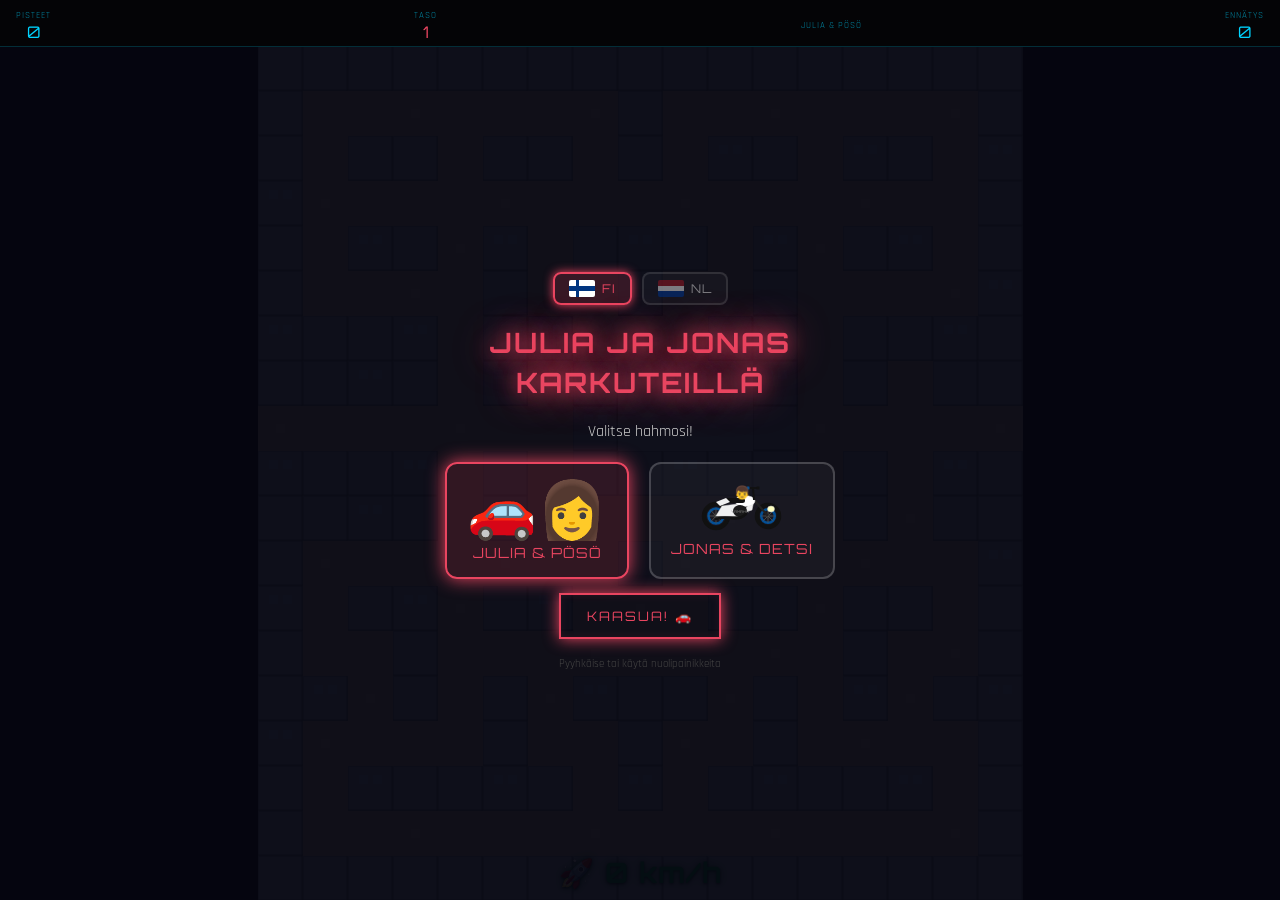
<file: karkuteilla.html>
<!DOCTYPE html>
<html lang="fi">
<head>
<meta charset="UTF-8">
<meta name="viewport" content="width=device-width, initial-scale=1.0, maximum-scale=1.0, user-scalable=no">
<meta name="apple-mobile-web-app-capable" content="yes">
<title>JULIA JA JONAS KARKUTEILLÄ</title>
<link href="https://fonts.googleapis.com/css2?family=Orbitron:wght@400;700;900&family=Rajdhani:wght@400;600&display=swap" rel="stylesheet">
<style>
:root{
  --bg:#0a0a0f;
  --road:#1a1a2e;
  --building:#16213e;
  --buildedge:#0f3460;
  --accent:#e94560;
  --neon:#00d4ff;
  --yellow:#ffd700;
  --green:#00ff88;
  --text:#fff;
}
*{box-sizing:border-box;margin:0;padding:0;touch-action:none;-webkit-tap-highlight-color:transparent;user-select:none;}
body{background:var(--bg);display:flex;flex-direction:column;align-items:center;min-height:100dvh;font-family:'Orbitron',monospace;overflow:hidden;}
#wrap{display:flex;flex-direction:column;align-items:center;width:100%;height:100dvh;}

/* HUD */
#hud{width:100%;display:flex;justify-content:space-between;align-items:center;padding:10px 16px 4px;flex-shrink:0;background:rgba(0,0,0,0.6);border-bottom:1px solid rgba(0,212,255,0.2);}
.hi{display:flex;flex-direction:column;align-items:center;gap:1px;}
.hl{font-size:9px;color:rgba(0,212,255,0.6);letter-spacing:1px;font-family:'Rajdhani',sans-serif;}
.hv{font-size:16px;color:var(--neon);}
#lvdisp{font-size:16px;color:var(--accent);}
#lives-row{display:flex;gap:3px;align-items:center;}
.lico{font-size:18px;}

/* CANVAS */
#cw{flex:1;display:flex;align-items:center;justify-content:center;width:100%;position:relative;overflow:hidden;}
canvas{display:block;image-rendering:pixelated;}

/* OVERLAYS */
.ov{position:absolute;inset:0;background:rgba(5,5,15,.94);display:flex;flex-direction:column;align-items:center;justify-content:center;gap:14px;z-index:10;}
.ov.h{display:none;}
.ov h1{font-size:28px;color:var(--accent);text-shadow:0 0 20px var(--accent),0 0 40px var(--accent);animation:pulse 1s infinite alternate;letter-spacing:2px;text-align:center;line-height:1.4;}
.ov h2{font-size:18px;color:var(--neon);letter-spacing:2px;}
.ov p{font-size:16px;color:#ccc;text-align:center;line-height:2;font-family:'Rajdhani',sans-serif;}
.ov .sub{font-size:11px;color:#444;font-family:'Rajdhani',sans-serif;}
@keyframes pulse{from{opacity:1;transform:scale(1)}to{opacity:.65;transform:scale(1.04)}}
.btn{padding:13px 26px;background:transparent;border:2px solid var(--accent);color:var(--accent);font-family:'Orbitron',monospace;font-size:13px;cursor:pointer;letter-spacing:2px;box-shadow:0 0 15px var(--accent),inset 0 0 8px rgba(233,69,96,.1);-webkit-appearance:none;transition:all .15s;}
.btn:active{background:rgba(233,69,96,.2);transform:scale(.97);}
.lbadge{font-size:13px;color:var(--neon);border:1px solid var(--neon);padding:3px 9px;box-shadow:0 0 8px var(--neon);letter-spacing:2px;}
.wanted{font-size:13px;color:var(--yellow);border:2px solid var(--yellow);padding:6px 14px;box-shadow:0 0 12px var(--yellow);letter-spacing:3px;}

/* DPAD */
#dpad{flex-shrink:0;display:flex;flex-direction:row;justify-content:center;align-items:center;gap:8px;padding:10px 16px max(10px,env(safe-area-inset-bottom));width:100%;}
.db{background:rgba(255,255,255,.05);border:1px solid rgba(0,212,255,.2);border-radius:9px;display:flex;align-items:center;justify-content:center;font-size:22px;color:rgba(0,212,255,.5);cursor:pointer;-webkit-user-select:none;user-select:none;-webkit-touch-callout:none;-webkit-tap-highlight-color:transparent;touch-action:none;flex:1;height:58px;max-width:90px;}
.db:active,.db.pr{background:rgba(233,69,96,.2);border-color:var(--accent);color:var(--accent);}
#sh{font-size:10px;color:#333;margin-bottom:1px;letter-spacing:1px;font-family:'Rajdhani',sans-serif;}

/* Language selector */
#lang-select{display:flex;gap:10px;justify-content:center;margin-bottom:4px;}
.lang-btn{cursor:pointer;opacity:0.45;transition:all .2s;border:2px solid rgba(255,255,255,0.25);background:rgba(255,255,255,0.07);padding:6px 14px;border-radius:8px;-webkit-touch-callout:none;-webkit-tap-highlight-color:transparent;display:flex;align-items:center;gap:7px;font-family:'Orbitron',monospace;font-size:12px;letter-spacing:1px;color:#fff;}
.lang-btn.active{opacity:1;border-color:var(--accent);background:rgba(233,69,96,0.18);box-shadow:0 0 10px var(--accent);color:var(--accent);}
.lflag{width:26px;height:17px;border-radius:2px;display:inline-block;flex-shrink:0;vertical-align:middle;}
.flag-fi{background:linear-gradient(#fff 35%,#003580 35%,#003580 65%,#fff 65%);position:relative;overflow:hidden;}
.flag-fi::after{content:'';position:absolute;left:28%;top:0;width:14%;height:100%;background:#003580;}
.flag-nl{background:linear-gradient(#AE1C28 33.3%,#fff 33.3%,#fff 66.6%,#003DA5 66.6%);}

/* Character select */
.char-select{display:flex;gap:20px;justify-content:center;flex-wrap:wrap;}
.char-card{display:flex;flex-direction:column;align-items:center;gap:8px;padding:16px 20px;border:2px solid rgba(255,255,255,0.2);border-radius:12px;cursor:pointer;transition:all .2s;min-width:130px;background:rgba(255,255,255,0.04);}
.char-card:hover,.char-card.selected{border-color:var(--accent);background:rgba(233,69,96,0.15);box-shadow:0 0 18px var(--accent);}
.char-card .cicon{font-size:clamp(36px,6vw,56px);line-height:1;}
.char-card .cname{font-size:clamp(10px,1.5vw,14px);color:var(--accent);letter-spacing:1px;text-align:center;}
.char-card .cdesc{font-size:clamp(8px,1.2vw,11px);color:#999;font-family:'Rajdhani',sans-serif;text-align:center;line-height:1.5;}

/* Speedometer */
#speedo{position:absolute;bottom:10px;left:50%;transform:translateX(-50%);font-size:clamp(16px,2.5vw,28px);color:#00aa44;text-align:center;opacity:1;text-shadow:0 0 8px #007722,0 1px 3px rgba(0,0,0,0.9);letter-spacing:1px;white-space:nowrap;pointer-events:none;font-weight:700;}
</style>
</head>
<body>
<div id="wrap">
  <div id="hud">
    <div class="hi"><div class="hl">PISTEET</div><div class="hv" id="sc">0</div></div>
    <div class="hi"><div class="hl">TASO</div><div id="lvdisp">1</div></div>
    <div class="hi"><div class="hl" id="char-hud-name">JULIA &amp; PÖSÖ</div><div id="lives-row"></div></div>
    <div class="hi"><div class="hl">ENNÄTYS</div><div class="hv" id="hisc">0</div></div>
  </div>
  <div id="cw">
    <canvas id="c"></canvas>
    <div id="speedo">🚀 0 km/h</div>

    <!-- START -->
    <div class="ov" id="sov">
      <div id="lang-select">
        <button class="lang-btn active" id="lang-fi" onclick="setLang('fi')"><span class="lflag flag-fi"></span>FI</button>
        <button class="lang-btn" id="lang-nl" onclick="setLang('nl')"><span class="lflag flag-nl"></span>NL</button>
      </div>
      <h1 id="game-title" style="font-size:clamp(18px,3vw,28px)">JULIA JA JONAS<br>KARKUTEILLÄ</h1>
      <p style="font-size:clamp(12px,1.8vw,16px)">Valitse hahmosi!</p>
      <div class="char-select">
        <div class="char-card selected" id="card-julia" onclick="selectChar('julia')">
          <div class="cicon">🚗👩</div>
          <div class="cname">JULIA &amp; PÖSÖ</div>
          
        </div>
        <div class="char-card" id="card-jonas" onclick="selectChar('jonas')">
          <div class="cicon" style="font-size:clamp(28px,4vw,44px);line-height:1.2">
            <svg viewBox="0 0 80 52" width="88" height="52" style="display:block;margin:0 auto">
              <!-- REAR WHEEL: black tyre + blue rim -->
              <circle cx="14" cy="36" r="12" fill="none" stroke="#111" stroke-width="4.5"/>
              <circle cx="14" cy="36" r="7.5" fill="none" stroke="#035096" stroke-width="2.5"/>
              <circle cx="14" cy="36" r="3" fill="#222"/>
              <!-- spokes -->
              <line x1="14" y1="28.5" x2="14" y2="43.5" stroke="#555" stroke-width="0.8"/>
              <line x1="6.5" y1="36" x2="21.5" y2="36" stroke="#555" stroke-width="0.8"/>
              <line x1="8.8" y1="30.3" x2="19.2" y2="41.7" stroke="#555" stroke-width="0.8"/>
              <line x1="19.2" y1="30.3" x2="8.8" y2="41.7" stroke="#555" stroke-width="0.8"/>
              <!-- FRONT WHEEL: black tyre + blue rim -->
              <circle cx="66" cy="36" r="11" fill="none" stroke="#111" stroke-width="4.5"/>
              <circle cx="66" cy="36" r="6.8" fill="none" stroke="#035096" stroke-width="2.5"/>
              <circle cx="66" cy="36" r="2.8" fill="#222"/>
              <line x1="66" y1="29.2" x2="66" y2="42.8" stroke="#555" stroke-width="0.8"/>
              <line x1="59.2" y1="36" x2="72.8" y2="36" stroke="#555" stroke-width="0.8"/>
              <line x1="61.2" y1="31.2" x2="70.8" y2="40.8" stroke="#555" stroke-width="0.8"/>
              <line x1="70.8" y1="31.2" x2="61.2" y2="40.8" stroke="#555" stroke-width="0.8"/>
              <!-- FRAME: black steel -->
              <line x1="14" y1="36" x2="36" y2="36" stroke="#222" stroke-width="2.5"/>
              <line x1="36" y1="36" x2="52" y2="20" stroke="#222" stroke-width="2.5"/>
              <line x1="36" y1="36" x2="48" y2="22" stroke="#222" stroke-width="2"/>
              <!-- FRONT FORK: black -->
              <line x1="52" y1="20" x2="66" y2="36" stroke="#222" stroke-width="2.2"/>
              <!-- WHITE BODY PANELS -->
              <!-- Side panel front -->
              <polygon points="36,36 52,20 50,30 38,34" fill="#f0f0f0" stroke="#ddd" stroke-width="0.5"/>
              <!-- Side panel rear -->
              <polygon points="36,36 14,36 20,26 36,24" fill="#f0f0f0" stroke="#ddd" stroke-width="0.5"/>
              <!-- TANK: white -->
              <ellipse cx="43" cy="21" rx="10" ry="5.5" fill="#fff" stroke="#ddd" stroke-width="0.5"/>
              <!-- BLACK SEAT -->
              <rect x="24" y="18" width="19" height="5" fill="#111" rx="2.5"/>
              <!-- TAIL: white -->
              <polygon points="24,18 14,22 18,26 28,22" fill="#f0f0f0"/>
              <!-- BLACK ENGINE -->
              <ellipse cx="38" cy="31" rx="7" ry="6" fill="#1a1a1a"/>
              <text x="38" y="33" font-size="3.5" text-anchor="middle" fill="#888">YAMAHA</text>
              <!-- EXHAUST: black, low and rear -->
              <path d="M44 34 Q38 40 28 38 Q20 37 14 39" fill="none" stroke="#111" stroke-width="2.5" stroke-linecap="round"/>
              <!-- HIGH HANDLEBARS: black -->
              <line x1="52" y1="20" x2="51" y2="8" stroke="#111" stroke-width="2"/>
              <line x1="46" y1="8" x2="56" y2="8" stroke="#111" stroke-width="1.8"/>
              <rect x="44.5" y="6.5" width="3" height="3" fill="#035096" rx="0.5"/>
              <rect x="54.5" y="6.5" width="3" height="3" fill="#111" rx="0.5"/>
              <!-- HEADLIGHT: white/yellow -->
              <ellipse cx="69" cy="29" rx="3.5" ry="3" fill="#ffffc0" stroke="#ccc" stroke-width="0.5"/>
              <!-- RIDER -->
              <text x="40" y="17" font-size="13" text-anchor="middle">👦</text>
            </svg>
          </div>
          <div class="cname">JONAS &amp; DETSI</div>
          
        </div>
      </div>
      <button class="btn" id="start-btn" onclick="startGame()">KAASUA! 🚗</button>
      <p class="sub">Pyyhkäise tai käytä nuolipainikkeita</p>
    </div>

    <!-- LEVEL -->
    <div class="ov h" id="lov">
      <div class="lbadge" id="lbadge">TASO 1</div>
      <h2 id="ltitle">KAUPUNGINOSASSA</h2>
      <div style="font-size:clamp(28px,4vw,48px)" id="lemoji">🌆</div>
      <p id="ldesc"></p>
    </div>

    <!-- GAME OVER -->
    <div class="ov h" id="gov">
      <div style="font-size:clamp(36px,5vw,60px)">🚔</div>
      <h1 style="font-size:clamp(16px,2.5vw,26px);color:var(--yellow)" id="caught-title">JULIA JA PÖSÖ KIINNI!</h1>
      <div class="wanted">WANTED</div>
      <p id="gscore" style="font-size:clamp(12px,1.8vw,18px);color:var(--neon)"></p>
      <p id="gnew" style="font-size:clamp(10px,1.5vw,15px);color:#0f0;display:none">✨ UUSI ENNÄTYS! ✨</p>
      <button class="btn" onclick="startGame()">UUDELLEEN 🚗</button>
    </div>

    <!-- WIN -->
    <div class="ov h" id="wov">
      <div style="font-size:clamp(36px,5vw,60px)">🏆</div>
      <h1 style="font-size:clamp(16px,2.5vw,26px);color:var(--green)" id="free-title">JULIA JA PÖSÖ VAPAAT!</h1>
      <p id="wscore" style="font-size:clamp(12px,1.8vw,18px);color:var(--neon)"></p>
      <p id="wnew" style="font-size:clamp(10px,1.5vw,15px);color:#0f0;display:none">✨ UUSI ENNÄTYS! ✨</p>
      <button class="btn" onclick="startGame()">UUDELLEEN 🚗</button>
    </div>
  </div>
  <div id="sh">AJA KAASUA · VÄLTÄ POLIISIA · KERÄÄ BONUKSET</div>
  <div id="dpad">
    <div class="db" id="bl">◀</div>
    <div class="db" id="bu">▲</div>
    <div class="db" id="bd">▼</div>
    <div class="db" id="br">▶</div>
  </div>
</div>

<script>
// ─── MAZE ─────────────────────────────────────────────────────
// 0=path 1=block 2=coin 3=power(tehobonsi) 4=reserved(police garage)
const MRAW=[
  [1,1,1,1,1,1,1,1,1,1,1,1,1,1,1,1,1],
  [1,2,2,2,2,2,2,2,1,2,2,2,2,2,2,2,1],
  [1,3,1,1,2,1,1,2,1,2,1,1,2,1,1,3,1],
  [1,2,2,2,2,2,2,2,2,2,2,2,2,2,2,2,1],
  [1,2,1,1,2,1,2,1,1,1,2,1,2,1,1,2,1],
  [1,2,2,2,2,1,2,2,1,2,2,1,2,2,2,2,1],
  [1,1,1,1,2,1,1,0,0,0,1,1,2,1,1,1,1],
  [1,1,1,1,2,1,0,1,4,4,4,1,0,1,2,1,1],
  [0,0,0,0,2,0,0,1,4,4,4,1,0,0,2,0,0],
  [1,1,1,1,2,1,0,1,1,1,1,1,0,1,2,1,1],
  [1,1,1,1,2,1,0,0,0,0,0,0,0,1,2,1,1],
  [1,2,2,2,2,2,2,2,1,2,2,2,2,2,2,2,1],
  [1,2,1,1,2,1,1,2,0,2,1,1,2,1,1,2,1],
  [1,3,2,1,2,2,2,2,2,2,2,2,2,1,2,3,1],
  [1,1,2,1,2,1,2,1,1,1,2,1,2,1,2,1,1],
  [1,2,2,2,2,1,2,2,1,2,2,1,2,2,2,2,1],
  [1,2,1,1,1,1,1,2,1,2,1,1,1,1,1,2,1],
  [1,2,2,2,2,2,2,2,2,2,2,2,2,2,2,2,1],
  [1,1,1,1,1,1,1,1,1,1,1,1,1,1,1,1,1],
];
const ROWS=MRAW.length, COLS=MRAW[0].length;

// ─── LEVELS ───────────────────────────────────────────────────
const LVLS=[
  {emoji:'☀️',  gs:1.4,  ps:2.8, ft:5500, ng:5, night:false, peds:3},
  {emoji:'🌤️',  gs:1.65, ps:3.0, ft:3500, ng:6, night:false, peds:4},
  {emoji:'🌆',  gs:1.90, ps:3.2, ft:2500, ng:7, night:true,  peds:3},
  {emoji:'🌃',  gs:2.20, ps:3.4, ft:1500, ng:7, night:true,  peds:5},
  {emoji:'🌙',  gs:2.55, ps:3.6, ft:900,  ng:7, night:true,  peds:4},
];

// Police car colors (different units)
const PCOLS=['#ff3300','#ff6600','#0066ff','#ff0099','#00ccff','#ffaa00','#cc00ff'];
const PNAMES=['Yksikkö 1','Yksikkö 2','K-9','Yksikkö 4','SWAT','Moottoripyörä','Helikopteri'];

// ─── AUDIO ────────────────────────────────────────────────────
// iOS Safari requires AudioContext to be created synchronously
// inside a user gesture (touch/click). We create it on first
// interaction and keep it alive for all subsequent sounds.
let AC = null;
let audioReady = false;

function initAudio(){
  if(audioReady) return;
  try{
    AC = new (window.AudioContext || window.webkitAudioContext)();
    // Play a completely silent buffer – this is the iOS "unlock" trick
    const buf = AC.createBuffer(1, 1, AC.sampleRate);
    const src = AC.createBufferSource();
    src.buffer = buf;
    src.connect(AC.destination);
    src.start(0);
    // Resume in case browser auto-suspended it
    if(AC.state !== 'running') AC.resume();
    audioReady = true;
  } catch(e){ console.warn('Audio init failed', e); }
}

// Call initAudio on every user interaction until unlocked
['touchstart','touchend','pointerdown','click'].forEach(ev=>{
  document.addEventListener(ev, ()=>{ if(!audioReady) initAudio(); }, {passive:true});
});

function beep(f, d, type='square', vol=0.15, delay=0){
  if(!audioReady || !AC) return;
  try{
    if(AC.state !== 'running') AC.resume();
    const o = AC.createOscillator();
    const g = AC.createGain();
    o.connect(g); g.connect(AC.destination);
    o.type = type;
    o.frequency.setValueAtTime(f, AC.currentTime);
    const t = AC.currentTime + delay;
    g.gain.setValueAtTime(0.0001, AC.currentTime);
    g.gain.setValueAtTime(vol, t);
    g.gain.exponentialRampToValueAtTime(0.0001, t + d);
    o.start(t);
    o.stop(t + d + 0.05);
  } catch(e){}
}

function sndCoin(){ beep(880,.05,'sine',.08); }
function sndPower(){
  beep(150,.1,'sawtooth',.25);beep(220,.1,'sawtooth',.22,.1);beep(300,.15,'sawtooth',.2,.2);
}
function sndCatch(pts){
  const f=[300,450,600,900][Math.min(pts/200-1,3)];
  beep(f,.06,'square',.3);beep(f*1.4,.1,'square',.25,.07);
}
function sndDie(){
  // Police siren then crash
  for(let i=0;i<3;i++){beep(800,.15,'sawtooth',.2,i*0.3);beep(600,.15,'sawtooth',.2,i*0.3+0.15);}
  for(let i=0;i<6;i++) beep(300-i*35,.08,'sawtooth',.3,0.9+i*0.07);
}
function sndLevelUp(){
  [440,550,660,880].forEach((f,i)=>beep(f,.12,'sine',.22,i*0.1));
}
function sndStart(){
  // Engine revving
  [200,250,300,350,400].forEach((f,i)=>beep(f,.1,'sawtooth',.15,i*0.1));
}
function sndPolice(){
  // Wee-woo
  beep(700,.1,'sawtooth',.05);beep(900,.1,'sawtooth',.05,.12);
}
function sndWin(){
  [523,659,784,1047,1319].forEach((f,i)=>beep(f,.15,'sine',.22,i*0.11));
  [1047,784,659,523].forEach((f,i)=>beep(f,.12,'sine',.18,.6+i*0.1));
}

// Synthesised pedestrian scream
function sndPedScream(pedType){
  if(!audioReady||!AC) return;
  try{
    const isChild = pedType==='boy'||pedType==='girl'||pedType==='child';
    // Pitch: children scream higher
    const basePitch = isChild ? 900 : 550;
    const dur = 0.55;
    const t = AC.currentTime;

    // Main voice oscillator – FM synthesis for vocal quality
    const carrier = AC.createOscillator();
    const modulator = AC.createOscillator();
    const modGain = AC.createGain();
    const gainNode = AC.createGain();
    const distortion = AC.createWaveShaper();

    // Distortion curve for harsh vocal texture
    const curve = new Float32Array(256);
    for(let i=0;i<256;i++){
      const x=i*2/256-1;
      curve[i]=x*(Math.abs(x)*0.8+0.6);
    }
    distortion.curve=curve;

    modulator.connect(modGain);
    modGain.connect(carrier.frequency);
    carrier.connect(distortion);
    distortion.connect(gainNode);
    gainNode.connect(AC.destination);

    carrier.type='sawtooth';
    modulator.type='sine';

    // Scream pitch envelope: starts mid, rises sharply, then falls
    carrier.frequency.setValueAtTime(basePitch*0.7, t);
    carrier.frequency.linearRampToValueAtTime(basePitch*1.4, t+0.08);
    carrier.frequency.linearRampToValueAtTime(basePitch*1.1, t+0.25);
    carrier.frequency.linearRampToValueAtTime(basePitch*0.5, t+dur);

    // Vibrato
    modulator.frequency.setValueAtTime(6, t);
    modulator.frequency.linearRampToValueAtTime(9, t+0.15);
    modGain.gain.setValueAtTime(0, t);
    modGain.gain.linearRampToValueAtTime(basePitch*0.12, t+0.06);
    modGain.gain.linearRampToValueAtTime(basePitch*0.06, t+dur);

    // Amplitude envelope: sharp attack, slow decay
    gainNode.gain.setValueAtTime(0.001, t);
    gainNode.gain.linearRampToValueAtTime(0.28, t+0.04);
    gainNode.gain.exponentialRampToValueAtTime(0.12, t+0.2);
    gainNode.gain.exponentialRampToValueAtTime(0.001, t+dur);

    carrier.start(t); modulator.start(t);
    carrier.stop(t+dur+0.05); modulator.stop(t+dur+0.05);

    // Add a second harmonic layer for richness
    const carrier2 = AC.createOscillator();
    const gain2 = AC.createGain();
    carrier2.connect(gain2); gain2.connect(AC.destination);
    carrier2.type='square';
    carrier2.frequency.setValueAtTime(basePitch*0.5, t);
    carrier2.frequency.linearRampToValueAtTime(basePitch*0.75, t+0.08);
    carrier2.frequency.linearRampToValueAtTime(basePitch*0.3, t+dur);
    gain2.gain.setValueAtTime(0.001, t);
    gain2.gain.linearRampToValueAtTime(0.08, t+0.05);
    gain2.gain.exponentialRampToValueAtTime(0.001, t+dur);
    carrier2.start(t); carrier2.stop(t+dur+0.05);

  }catch(e){}
}

let wakaT=0, sirenT=0;
let engineNode=null, engineGain=null;

function startEngine(){
  if(!audioReady || !AC) return;
  try{
    const ac=AC;
    if(engineNode){engineNode.stop();engineNode=null;}
    const osc=ac.createOscillator();
    const gain=ac.createGain();
    const dist=ac.createWaveShaper();
    // Distortion curve for moped/car sound
    const curve=new Float32Array(256);
    for(let i=0;i<256;i++){const x=i*2/256-1;curve[i]=x<0?-Math.pow(-x,0.5):Math.pow(x,0.5);}
    dist.curve=curve;
    osc.connect(dist);dist.connect(gain);gain.connect(ac.destination);
    osc.type='sawtooth';
    osc.frequency.value=selectedChar==='jonas'?95:110; // moped lower, car higher
    gain.gain.value=0;
    osc.start();
    engineNode=osc; engineGain=gain;
  }catch(e){}
}

function stopEngine(){
  if(engineGain&&AC){engineGain.gain.setTargetAtTime(0,AC.currentTime,0.1);}
  setTimeout(()=>{if(engineNode){try{engineNode.stop();}catch(e){}engineNode=null;engineGain=null;}},300);
}

function updateEngineSound(){
  if(!engineNode||!engineGain||!AC||!audioReady) return;
  const moving=julia&&(julia.dr!==0||julia.dc!==0);
  const boost=Math.min(boostHeld/1500,1.0);
  const targetGain=moving?0.022+boost*0.012:0;
  const targetFreq=moving?(selectedChar==='jonas'?85+boost*60:100+boost*70):
                          (selectedChar==='jonas'?60:70);
  try{
    const ac=AC;
    engineGain.gain.setTargetAtTime(targetGain,ac.currentTime,0.05);
    engineNode.frequency.setTargetAtTime(targetFreq,ac.currentTime,0.08);
  }catch(e){}
}

function tickSounds(dt){
  if(gameState!=='playing')return;
  wakaT+=dt;
  if(wakaT>100){wakaT=0;updateEngineSound();}
  sirenT+=dt;
  if(sirenT>2200){sirenT=0;if(!frightActive)sndPolice();}
}

// ─── STATE ────────────────────────────────────────────────────
const cv=document.getElementById('c');
const ctx=cv.getContext('2d');
let CS=0;
let maze,julia,police,score,lives,level,totalCoins,coinsEaten;
let frightActive=false,frightMs=0,gameState='start';
let pedestrians=[]; // {r,c,px,py,emoji,hitWarning,warningTimer}
let pedSpawnTimer=0;
let nightMode=false;
let catchCombo=0,hiScore=+localStorage.getItem('juliahi')||0;
let raf=null,lastT=0,floats=[];
let swipe0=null;
let boostHeld=0;
let keyHeld=false;
let displaySpd=0; // smoothed speedometer value
let selectedChar='julia'; // 'julia' or 'jonas'

// ─── TRANSLATIONS ─────────────────────────────────────────────
let currentLang = 'fi';

const TRANSLATIONS = {
  fi: {
    gameTitle:   'JULIA JA JONAS<br>KARKUTEILLÄ',
    chooseChar:  'Valitse hahmosi!',
    juliaName:   'JULIA &amp; PÖSÖ',
    jonasName:   'JONAS &amp; DETSI',
    juliaSub:    'Roze auto · Snel',
    jonasSub:    'Witte Yamaha DT',
    startBtnJulia: 'KAASUA! 🚗',
    startBtnJonas: 'VAUHTIA! 🏍️',
    hint:        'PYYHKÄISE TAI KÄYTÄ NUOLIPAINIKKEITA',
    hud_score:   'PISTEET',
    hud_level:   'TASO',
    hud_record:  'ENNÄTYS',
    level_label: 'TASO',
    caught_julia:'JULIA JA PÖSÖ KIINNI!',
    caught_jonas:'JONAS JA DETSI KIINNI!',
    free_julia:  'JULIA JA PÖSÖ VAPAAT!',
    free_jonas:  'JONAS JA DETSI VAPAAT!',
    score_label: 'PISTEET: ',
    new_record:  '✨ UUSI ENNÄTYS! ✨',
    again:       'UUDELLEEN 🚗',
    ped_warns:   ['🚫 VARO LAPSIA!','⚠️ VARO VANHUSTA!','😱 PYSÄHDY!','🛑 VARO JALANKULKIJAA!'],
    energy_msgs: ['⚡ ENERGIAJUOMA!','💥 TURBOBOOSTI!','🔋 TÄYNNÄ ENERGIAA!','⚡ MONSTER MODE!'],
    levelNames:  ['MASALA','SUNDSBERG','ESPOON KESKUS','HELSINGIN KESKUSTA','KIRKKONUMMEN KESKUSTA'],
    levelDescs:  ['5 poliisiautoa lähdössä! Varo lapsia ja vanhuksia!','Sundsbergin kujat tutut! 6 poliisia jahdissa!','Pimeä ilta Espoossa! Kaupunki hereillä.','Yö Helsingissä! Täynnä poliiseja ja ihmisiä!','Myöhäinen yö Kirkkonummella! Koko poliisilaitos liikkeellä!'],
  },
  nl: {
    gameTitle:   'JULIA EN JONAS<br>OP DE VLUCHT',
    chooseChar:  'Kies je personage!',
    juliaName:   'JULIA &amp; PÖSÖ',
    jonasName:   'JONAS &amp; DETSI',
    juliaSub:    'Roze auto · Snel',
    jonasSub:    'Witte Yamaha DT',
    startBtnJulia: 'GAS GEVEN! 🚗',
    startBtnJonas: 'RIJDEN! 🏍️',
    hint:        'VEEG OF GEBRUIK DE PIJLTJESTOETSEN',
    hud_score:   'PUNTEN',
    hud_level:   'LEVEL',
    hud_record:  'RECORD',
    level_label: 'LEVEL',
    caught_julia:'JULIA EN PÖSÖ GEPAKT!',
    caught_jonas:'JONAS EN DETSI GEPAKT!',
    free_julia:  'JULIA EN PÖSÖ VRIJ!',
    free_jonas:  'JONAS EN DETSI VRIJ!',
    score_label: 'PUNTEN: ',
    new_record:  '✨ NIEUW RECORD! ✨',
    again:       'OPNIEUW 🚗',
    ped_warns:   ['🚫 PAS OP KINDEREN!','⚠️ PAS OP OUDERE!','😱 STOP!','🛑 PAS OP VOETGANGER!'],
    energy_msgs: ['⚡ ENERGIEDRANK!','💥 TURBOBOOST!','🔋 VOL ENERGIE!','⚡ MONSTER MODE!'],
    levelNames:  ['MASALA','SUNDSBERG','ESPOO CENTRUM','HELSINKI CENTRUM','KIRKKONUMMI CENTRUM'],
    levelDescs:  ['5 politieautos vertrekken! Pas op voor kinderen!','De straatjes van Sundsberg! 6 in achtervolging!','Donkere avond in Espoo! Wees voorzichtig!','Nacht in Helsinki! Vol agenten en mensen!','Late nacht in Kirkkonummi! Heel het korps in actie!'],
  }
};

function setLang(lang){
  currentLang=lang;
  document.getElementById('lang-fi').classList.toggle('active', lang==='fi');
  document.getElementById('lang-nl').classList.toggle('active', lang==='nl');
  const t=TRANSLATIONS[lang];
  // Title
  document.getElementById('game-title').innerHTML=t.gameTitle;
  // Choose char text
  document.querySelector('#sov > p').innerHTML=t.chooseChar;
  // Char names
  document.querySelector('#card-julia .cname').innerHTML=t.juliaName;
  document.querySelector('#card-jonas .cname').innerHTML=t.jonasName;
  // Start button
  const sb=document.getElementById('start-btn');
  if(sb) sb.textContent=selectedChar==='julia'?t.startBtnJulia:t.startBtnJonas;
  // Hint
  document.getElementById('sh').textContent=t.hint;
  // HUD labels
  const hls=document.querySelectorAll('.hl');
  hls[0].textContent=t.hud_score;
  hls[1].textContent=t.hud_level;
  hls[3].textContent=t.hud_record;
  // Gameover/win buttons
  document.querySelectorAll('.btn').forEach(b=>{
    if(b.id!=='start-btn') b.textContent=t.again;
  });
  // Record texts
  document.querySelectorAll('[id="gnew"],[id="wnew"]').forEach(el=>el.textContent=t.new_record);
}

function T(key){ return (TRANSLATIONS[currentLang]||TRANSLATIONS.fi)[key]; }

function selectChar(ch){
  selectedChar=ch;
  document.getElementById('card-julia').classList.toggle('selected',ch==='julia');
  document.getElementById('card-jonas').classList.toggle('selected',ch==='jonas');
  const t=TRANSLATIONS[currentLang]||TRANSLATIONS.fi;
  document.getElementById('start-btn').textContent = ch==='julia' ? t.startBtnJulia : t.startBtnJonas;
  const hud = document.getElementById('char-hud-name');
  if(hud) hud.textContent = ch==='julia' ? 'JULIA & PÖSÖ' : 'JONAS & DETSI';
}
let tireMarks=[];

function resize(){
  const isMobile = window.innerWidth <= 768;
  const dpad = document.getElementById('dpad');
  const sh = document.getElementById('sh');
  // On desktop: hide dpad controls, use full screen for canvas
  if(!isMobile){
    dpad.style.display='none';
    sh.style.display='none';
  } else {
    dpad.style.display='flex';
    sh.style.display='block';
  }
  const cw=document.getElementById('cw');
  CS=Math.floor(Math.min(cw.clientWidth/COLS,cw.clientHeight/ROWS));
  cv.width=COLS*CS;cv.height=ROWS*CS;
}

function cloneMaze(){return MRAW.map(r=>[...r]);}
function countCoins(m){let n=0;for(let r=0;r<ROWS;r++)for(let c=0;c<COLS;c++)if(m[r][c]===2||m[r][c]===3)n++;return n;}
function passable(r,c){if(r<0||r>=ROWS||c<0||c>=COLS)return false;return maze[r][c]!==1;}
function passablePolice(r,c){if(r<0||r>=ROWS||c<0||c>=COLS)return false;return maze[r][c]!==1&&maze[r][c]!==4;}

// ─── JULIA CAR (grid-based, same system as police) ────────────
function makeJulia(){
  return{
    r:13, c:8,          // current grid cell
    tr:16, tc:10,        // target grid cell
    px:10*CS+CS/2, py:16*CS+CS/2,
    t:1,                 // interpolation 0→1 (start at 1 = arrived)
    dr:0, dc:0,          // current direction
    qdr:0, qdc:0,        // queued next direction
    angle:Math.PI,
    speed:0,
  };
}

// ─── JULIA MOVEMENT (grid-based) ──────────────────────────────
function moveJulia(dt){
  const cfg=LVLS[Math.min(level-1,LVLS.length-1)];

  // Boost: ramps from 1.0 → 2.0x over 1.5 seconds of holding
  const boostMult = 1.0 + Math.min(boostHeld / 1500, 1.0);
  julia.t += cfg.ps * boostMult * dt/1000;

  if(julia.t >= 1){
    julia.t = 1;
    // Snap to target cell
    julia.r = julia.tr; julia.c = julia.tc;
    julia.px = julia.c*CS+CS/2; julia.py = julia.r*CS+CS/2;

    // Eat coin at current position
    const r=julia.r, c=julia.c;
    if(r>=0&&r<ROWS&&c>=0&&c<COLS){
      if(maze[r][c]===2){maze[r][c]=0;score+=10;coinsEaten++;sndCoin();}
      else if(maze[r][c]===3){
        maze[r][c]=0;score+=50;coinsEaten++;
        frightActive=true;frightMs=cfg.ft;catchCombo=0;
        police.forEach(p=>{if(!p.eaten){p.scared=true;p.dr=-p.dr;p.dc=-p.dc;}});
        sndPower();
        const msgs=T('energy_msgs');
        floats.push({x:cv.width/2, y:cv.height/2, txt:msgs[Math.floor(Math.random()*msgs.length)], life:1.4, big:true});
      }
    }

    // Try queued direction first, then current direction
    let moved = false;
    if(julia.qdr!==0||julia.qdc!==0){
      const nr=julia.r+julia.qdr, nc=julia.c+julia.qdc;
      let passOk = (nc<0||nc>=COLS) ? true : passable(nr,nc); // allow tunnel
      if(passOk){
        julia.dr=julia.qdr; julia.dc=julia.qdc;
        julia.qdr=0; julia.qdc=0;
        moved=true;
      }
    }
    if(!moved && (julia.dr!==0||julia.dc!==0)){
      const nr=julia.r+julia.dr, nc=julia.c+julia.dc;
      let passOk = (nc<0||nc>=COLS) ? true : passable(nr,nc);
      if(passOk) moved=true;
      else { julia.dr=0; julia.dc=0; }
    }

    if(moved){
      const nr=julia.r+julia.dr;
      let nc=julia.c+julia.dc;
      // Tunnel wrap
      if(nc<0) nc=COLS-1;
      else if(nc>=COLS) nc=0;
      julia.tr=nr; julia.tc=nc; julia.t=0;
      tireMarks.push({x:julia.px,y:julia.py,life:1});
      // Update facing angle
      if(julia.dc===1) julia.angle=0;
      else if(julia.dc===-1) julia.angle=Math.PI;
      else if(julia.dr===-1) julia.angle=-Math.PI/2;
      else if(julia.dr===1) julia.angle=Math.PI/2;
    }

    updateHUD();

    // Level clear
    if(coinsEaten>=totalCoins){
      gameState='clear';sndLevelUp();
      setTimeout(()=>{
        if(level>=LVLS.length){
          if(score>hiScore){hiScore=score;localStorage.setItem('juliahi',hiScore);}
          document.getElementById('wscore').textContent=T('score_label')+score;
          document.getElementById('wnew').style.display=score>=hiScore?'block':'none';
          stopEngine();overlay('w');gameState='win';sndWin();
        } else {level++;beginLevel();}
      },1800);
    }
  } else {
    // Interpolate pixel position smoothly
    julia.px=(julia.c+(julia.tc-julia.c)*julia.t)*CS+CS/2;
    julia.py=(julia.r+(julia.tr-julia.r)*julia.t)*CS+CS/2;
  }
}
function makePolice(idx,cfg){
  const homes=[{r:8,c:9},{r:8,c:8},{r:8,c:10},{r:7,c:9},{r:9,c:9},{r:7,c:8},{r:9,c:8}];
  const h=homes[idx%homes.length];
  return{
    idx,color:PCOLS[idx%PCOLS.length],name:PNAMES[idx%PNAMES.length],
    r:h.r,c:h.c,tr:h.r,tc:h.c,
    px:h.c*CS+CS/2,py:h.r*CS+CS/2,
    dr:0,dc:0,t:0,
    speed:cfg.gs,
    scared:false,eaten:false,
    mode:'garage',
    garageMs:200+idx*550,
    sirenPhase:Math.random()*Math.PI*2,
  };
}

// ─── GAME FLOW ────────────────────────────────────────────────
function startGame(){
  initAudio();level=1;score=0;lives=3;
  // Update titles
  const ct=document.getElementById('caught-title');
  const ft=document.getElementById('free-title');
  const t2=TRANSLATIONS[currentLang]||TRANSLATIONS.fi;
  if(ct) ct.textContent=selectedChar==='jonas'?t2.caught_jonas:t2.caught_julia;
  if(ft) ft.textContent=selectedChar==='jonas'?t2.free_jonas:t2.free_julia;
  document.getElementById('char-hud-name').textContent=selectedChar==='jonas'?'JONAS & DETSI':'JULIA & PÖSÖ';
  overlay('none');
  sndStart();
  beginLevel();
}

function beginLevel(){
  maze=cloneMaze();
  totalCoins=countCoins(maze);coinsEaten=0;
  frightActive=false;frightMs=0;catchCombo=0;
  floats=[];tireMarks=[];
  const cfg=LVLS[Math.min(level-1,LVLS.length-1)];
  julia=makeJulia();
  displaySpd=0;
  police=[];
  for(let i=0;i<cfg.ng;i++)police.push(makePolice(i,cfg));
  pedestrians=[];
  nightMode=cfg.night||false;
  spawnPedestrians(cfg.peds||0);
  updateHUD();
  overlay('l');
  const tl=TRANSLATIONS[currentLang]||TRANSLATIONS.fi;
  document.getElementById('lbadge').textContent=tl.level_label+' '+level;
  document.getElementById('ltitle').textContent=tl.levelNames[Math.min(level-1,tl.levelNames.length-1)];
  document.getElementById('lemoji').textContent=cfg.emoji;
  document.getElementById('ldesc').textContent=tl.levelDescs[Math.min(level-1,tl.levelDescs.length-1)];
  setTimeout(()=>{overlay('none');gameState='playing';lastT=performance.now();if(!raf)raf=requestAnimationFrame(loop);startEngine();},2800);
}

function updateHUD(){
  document.getElementById('sc').textContent=score;
  document.getElementById('lvdisp').textContent=level;
  document.getElementById('hisc').textContent=hiScore;
  const lr=document.getElementById('lives-row');lr.innerHTML='';
  for(let i=0;i<lives;i++){
    const d=document.createElement('div');
    d.className='lico';
    if(selectedChar==='jonas'){
      d.innerHTML=`<svg viewBox="0 0 44 26" width="36" height="22" style="display:block">
        <!-- Rear wheel: black tyre, blue rim -->
        <circle cx="8" cy="19" r="6.5" fill="none" stroke="#111" stroke-width="2.8"/>
        <circle cx="8" cy="19" r="4" fill="none" stroke="#035096" stroke-width="1.8"/>
        <circle cx="8" cy="19" r="1.2" fill="#222"/>
        <line x1="8" y1="13" x2="8" y2="25" stroke="#444" stroke-width="0.7"/>
        <line x1="1.5" y1="19" x2="14.5" y2="19" stroke="#444" stroke-width="0.7"/>
        <!-- Front wheel -->
        <circle cx="36" cy="19" r="6" fill="none" stroke="#111" stroke-width="2.8"/>
        <circle cx="36" cy="19" r="3.7" fill="none" stroke="#035096" stroke-width="1.8"/>
        <circle cx="36" cy="19" r="1.1" fill="#222"/>
        <line x1="36" y1="13.2" x2="36" y2="24.8" stroke="#444" stroke-width="0.7"/>
        <line x1="30.2" y1="19" x2="41.8" y2="19" stroke="#444" stroke-width="0.7"/>
        <!-- Frame black -->
        <line x1="8" y1="19" x2="24" y2="19" stroke="#222" stroke-width="1.8"/>
        <line x1="24" y1="19" x2="33" y2="10" stroke="#222" stroke-width="1.8"/>
        <line x1="33" y1="10" x2="36" y2="19" stroke="#222" stroke-width="1.5"/>
        <!-- White panels -->
        <polygon points="24,19 33,10 31,16 26,18" fill="#f0f0f0"/>
        <polygon points="8,19 14,13 22,12 22,19" fill="#f0f0f0"/>
        <!-- Tank white -->
        <ellipse cx="27" cy="11" rx="6" ry="3.2" fill="#fff"/>
        <!-- Seat black -->
        <rect x="14" y="9" width="12" height="3.5" fill="#111" rx="1.5"/>
        <!-- Engine black -->
        <ellipse cx="23" cy="16" rx="5" ry="4" fill="#1a1a1a"/>
        <!-- Exhaust black -->
        <path d="M26 18 Q18 22 8 21" fill="none" stroke="#111" stroke-width="1.8" stroke-linecap="round"/>
        <!-- Handlebars black -->
        <line x1="33" y1="10" x2="32" y2="4" stroke="#111" stroke-width="1.5"/>
        <line x1="29" y1="4" x2="35" y2="4" stroke="#111" stroke-width="1.3"/>
        <rect x="30.5" y="3" width="2" height="2" fill="#035096" rx="0.4"/>
        <!-- Headlight -->
        <ellipse cx="38.5" cy="15" rx="2" ry="1.8" fill="#ffffc0"/>
        <!-- Rider -->
        <text x="22" y="9" font-size="8" text-anchor="middle">👦</text>
      </svg>`;
    } else {
      d.textContent='🚗';
    }
    lr.appendChild(d);
  }
  if(julia){
    const boost=Math.min(boostHeld/1500,1.0);
    const baseSpd=LVLS[Math.min(level-1,LVLS.length-1)].ps;
    const rawSpd=(Math.abs(julia.dr)+Math.abs(julia.dc))*baseSpd*(1+boost)*60;
    const maxSpd=selectedChar==='jonas'?70:160;
    const targetSpd=julia.dr===0&&julia.dc===0?0:Math.min(rawSpd,maxSpd);
    // Accelerate fast, decelerate a bit slower – feels like a real speedometer
    const accel = targetSpd > displaySpd ? 4.5 : 3.0;
    displaySpd += (targetSpd - displaySpd) * 0.05 * accel;
    if(Math.abs(displaySpd - targetSpd) < 0.5) displaySpd = targetSpd;
    const spd=Math.round(displaySpd);
    const bar='▓'.repeat(Math.round(boost*5))+'░'.repeat(5-Math.round(boost*5));
    const icon=selectedChar==='jonas'?'🏍️':'🚗';
    document.getElementById('speedo').textContent=icon+' '+spd+' km/h  '+bar;
  }
}

function overlay(name){
  document.querySelectorAll('.ov').forEach(o=>o.classList.add('h'));
  const map={s:'sov',l:'lov',go:'gov',w:'wov'};
  if(map[name])document.getElementById(map[name]).classList.remove('h');
}

// ─── LOOP ─────────────────────────────────────────────────────
function loop(ts){
  raf=requestAnimationFrame(loop);
  const dt=Math.min(ts-lastT,50);lastT=ts;
  if(gameState==='playing'){update(dt);}
  draw();
}

// ─── UPDATE ───────────────────────────────────────────────────
function update(dt){
  if(frightActive){frightMs-=dt;if(frightMs<=0){frightActive=false;police.forEach(p=>{if(!p.eaten)p.scared=false;});}}
  moveJulia(dt);
  police.forEach(p=>movePolice(p,dt));
  checkCollisions();
  updatePedestrians(dt);
  checkPedestrians();
  tickSounds(dt);
  floats.forEach(f=>{f.y-=0.6;f.life-=0.018;});
  floats=floats.filter(f=>f.life>0);
  tireMarks=tireMarks.filter(t=>t.life>0);
  tireMarks.forEach(t=>t.life-=0.004);
  updateHUD();
}

// ─── POLICE MOVEMENT ──────────────────────────────────────────
const DIRS=[{r:-1,c:0},{r:0,c:1},{r:1,c:0},{r:0,c:-1}];

function movePolice(p,dt){
  const cfg=LVLS[Math.min(level-1,LVLS.length-1)];
  if(p.mode==='garage'){
    p.garageMs-=dt;
    p.py=p.r*CS+CS/2+Math.sin(Date.now()/350+p.idx*1.1)*CS*0.16;
    p.px=p.c*CS+CS/2;
    if(p.garageMs<=0){
      p.r=6;p.c=8;p.px=8*CS+CS/2;p.py=6*CS+CS/2;
      p.tr=5;p.tc=8;p.t=0;p.dr=-1;p.dc=0;p.mode='active';
    }
    return;
  }

  const spd=p.eaten?cfg.gs*2.5:(p.scared?cfg.gs*0.45:cfg.gs);
  p.t+=spd*dt/1000;
  if(p.t>=1){
    p.t=1;p.r=p.tr;p.c=p.tc;
    p.px=p.c*CS+CS/2;p.py=p.r*CS+CS/2;

    // Eaten police return to garage
    if(p.eaten&&p.r===6&&p.c===8){
      p.eaten=false;p.scared=false;
      p.r=8;p.c=9;p.px=9*CS+CS/2;p.py=8*CS+CS/2;
      p.mode='garage';p.garageMs=700;p.dr=0;p.dc=0;return;
    }

    const next=policeNextCell(p);
    p.dr=next.r;p.dc=next.c;
    const nr=p.r+p.dr,nc=p.c+p.dc;
    if(nc<0||nc>=COLS){p.c=(nc+COLS)%COLS;p.px=p.c*CS+CS/2;p.tr=p.r;p.tc=p.c;p.t=0;}
    else{p.tr=nr;p.tc=nc;p.t=0;}
  } else {
    p.px=(p.c+(p.tc-p.c)*p.t)*CS+CS/2;
    p.py=(p.r+(p.tr-p.r)*p.t)*CS+CS/2;
  }
}

function policeNextCell(p){
  if(p.scared&&!p.eaten){
    const opp={r:-p.dr,c:-p.dc};
    const valid=DIRS.filter(d=>{
      if(d.r===opp.r&&d.c===opp.c)return false;
      return passablePolice(p.r+d.r,p.c+d.c);
    });
    return valid.length?valid[Math.floor(Math.random()*valid.length)]:opp;
  }
  if(p.eaten) return bfsDir(p.r,p.c,p.dr,p.dc,{r:6,c:8},true);

  // Chase Julia with variation
  const jr=Math.round((julia.py-CS/2)/CS);
  const jc=Math.round((julia.px-CS/2)/CS);
  let goal;
  switch(p.idx%4){
    case 0:goal={r:jr,c:jc};break;
    case 1:goal={r:jr+julia.dr*4,c:jc+julia.dc*4};break;
    case 2:goal={r:jr-julia.dr*2,c:jc-julia.dc*2};break;
    case 3:goal=Math.hypot(p.r-jr,p.c-jc)>7?{r:jr,c:jc}:{r:ROWS-1-jr,c:COLS-1-jc};break;
  }
  if(Math.random()<0.006){const corners=[{r:1,c:1},{r:1,c:19},{r:20,c:1},{r:20,c:19}];goal=corners[p.idx%4];}
  return bfsDir(p.r,p.c,p.dr,p.dc,goal,false);
}

function bfsDir(fr,fc,cdr,cdc,goal,allowGarage){
  const opp={r:-cdr,c:-cdc};
  const passF=allowGarage?passable:passablePolice;
  let best=null,bestD=Infinity;
  DIRS.forEach(d=>{
    if(d.r===opp.r&&d.c===opp.c)return;
    const nr=fr+d.r,nc=fc+d.c;
    if(!passF(nr,nc))return;
    const dist=Math.hypot(nr-goal.r,nc-goal.c);
    if(dist<bestD){bestD=dist;best=d;}
  });
  if(!best){const nr=fr+opp.r,nc=fc+opp.c;if(passable(nr,nc))return opp;return DIRS.find(d=>passable(fr+d.r,fc+d.c))||DIRS[0];}
  return best;
}

// ─── COLLISIONS ───────────────────────────────────────────────
function checkCollisions(){
  police.forEach(p=>{
    if(p.mode==='garage')return;
    if(Math.hypot(p.px-julia.px,p.py-julia.py)<CS*0.72){
      if(p.scared&&!p.eaten){
        p.eaten=true;p.scared=false;catchCombo++;
        const pts=[200,400,800,1600][Math.min(catchCombo-1,3)];
        score+=pts;updateHUD();sndCatch(pts);
        floats.push({x:p.px,y:p.py,txt:pts+'!',life:1});
      } else if(!p.eaten&&!p.scared){doJuliaCaught();}
    }
  });
}

function doJuliaCaught(){
  if(gameState!=='playing')return;
  gameState='dying';lives--;updateHUD();sndDie();
  setTimeout(()=>{
    if(lives<=0){
      if(score>hiScore){hiScore=score;localStorage.setItem('juliahi',hiScore);}
      document.getElementById('gscore').textContent=T('score_label')+score;
      document.getElementById('gnew').style.display=score>=hiScore?'block':'none';
      stopEngine();overlay('go');gameState='gameover';
    } else {
      julia=makeJulia();
      displaySpd=0;
      const cfg=LVLS[Math.min(level-1,LVLS.length-1)];
      police.forEach((p,i)=>{
        const homes=[{r:8,c:9},{r:8,c:8},{r:8,c:10},{r:7,c:9},{r:9,c:9},{r:7,c:8},{r:9,c:8}];
        const h=homes[i%homes.length];
        p.r=h.r;p.c=h.c;p.tr=h.r;p.tc=h.c;
        p.px=h.c*CS+CS/2;p.py=h.r*CS+CS/2;
        p.dr=0;p.dc=0;p.t=0;p.scared=false;p.eaten=false;
        p.mode='garage';p.garageMs=300+i*350;
      });
      frightActive=false;frightMs=0;gameState='playing';
    }
  },1400);
}

// ─── PEDESTRIANS ──────────────────────────────────────────────
// Pedestrian types: child (boy/girl) and elderly (man/woman)
const PED_TYPES=[
  {type:'boy',   head:'👦', skinColor:'#f5c5a0', shirtColor:'#4488ff', pantsColor:'#334466', hairColor:'#442200'},
  {type:'girl',  head:'👧', skinColor:'#f5c5a0', shirtColor:'#ff88cc', pantsColor:'#cc44aa', hairColor:'#8B4513'},
  {type:'oldman',head:'👴', skinColor:'#e8b898', shirtColor:'#aaaaaa', pantsColor:'#555577', hairColor:'#cccccc'},
  {type:'oldwoman',head:'👵',skinColor:'#e8b898', shirtColor:'#cc88bb', pantsColor:'#886688', hairColor:'#dddddd'},
  {type:'child', head:'🧒', skinColor:'#f0c090', shirtColor:'#44cc88', pantsColor:'#335544', hairColor:'#331100'},
  {type:'elder', head:'🧓', skinColor:'#e0a880', shirtColor:'#997755', pantsColor:'#554433', hairColor:'#999988'},
];
// Valid open path cells for pedestrian placement
function openCells(){
  const cells=[];
  for(let r=2;r<ROWS-2;r++) for(let c=2;c<COLS-2;c++)
    if(MRAW[r][c]===0||MRAW[r][c]===2) cells.push({r,c});
  return cells;
}

function spawnPedestrians(n){
  const cells=openCells().sort(()=>Math.random()-0.5);
  for(let i=0;i<Math.min(n,cells.length);i++){
    const {r,c}=cells[i];
    const pt=PED_TYPES[Math.floor(Math.random()*PED_TYPES.length)];
    pedestrians.push({
      r,c, px:c*CS+CS/2, py:r*CS+CS/2,
      type:pt.type,
      skinColor:pt.skinColor, shirtColor:pt.shirtColor,
      pantsColor:pt.pantsColor, hairColor:pt.hairColor,
      head:pt.head,
      hitWarning:false, warningTimer:0,
      wobble:Math.random()*Math.PI*2,
      walkPhase:Math.random()*Math.PI*2,
    });
  }
}

function updatePedestrians(dt){
  pedestrians.forEach(p=>{
    p.wobble+=dt*0.003;
    p.walkPhase+=dt*0.006;
    p.px=p.c*CS+CS/2+Math.sin(p.wobble)*CS*0.06;
    p.py=p.r*CS+CS/2+Math.cos(p.wobble*0.7)*CS*0.05;
    if(p.hitWarning){ p.warningTimer-=dt; if(p.warningTimer<=0) p.hitWarning=false; }
    if(Math.random()<0.0002){
      const cells=openCells();
      const nc=cells[Math.floor(Math.random()*cells.length)];
      if(nc){ p.r=nc.r; p.c=nc.c; }
    }
  });
}

function checkPedestrians(){
  if(!julia) return;
  pedestrians.forEach(p=>{
    if(Math.hypot(p.px-julia.px,p.py-julia.py)<CS*0.65 && !p.hitWarning){
      p.hitWarning=true; p.warningTimer=2500;
      score=Math.max(0,score-100);
      updateHUD();
      const warns=T('ped_warns');
      floats.push({x:cv.width/2,y:cv.height/2,txt:warns[Math.floor(Math.random()*warns.length)],life:1.6,big:true,red:true});
      try{
        const ac=AC;
        sndPedScream(p.type);
      }catch(e){}
    }
  });
}

function drawPedestrians(){
  pedestrians.forEach(p=>{
    ctx.save();
    if(p.hitWarning&&Math.floor(Date.now()/150)%2===0){
      ctx.shadowColor='#ff0000'; ctx.shadowBlur=14;
    }

    const x=p.px, y=p.py;
    const isChild = p.type==='boy'||p.type==='girl'||p.type==='child';
    const isElder = !isChild;
    const s = isChild ? CS*0.32 : CS*0.36; // scale
    const walk = Math.sin(p.walkPhase);

    // ── LEGS ──
    const legSwing = walk * s*0.18;
    // Left leg
    ctx.strokeStyle=p.pantsColor; ctx.lineWidth=s*0.18; ctx.lineCap='round';
    ctx.beginPath();
    ctx.moveTo(x-s*0.1, y+s*0.15);
    ctx.lineTo(x-s*0.12-legSwing, y+s*0.52);
    ctx.stroke();
    // Right leg
    ctx.beginPath();
    ctx.moveTo(x+s*0.1, y+s*0.15);
    ctx.lineTo(x+s*0.12+legSwing, y+s*0.52);
    ctx.stroke();
    // Shoes
    ctx.fillStyle='#222'; ctx.strokeStyle='#222'; ctx.lineWidth=1;
    ctx.beginPath();ctx.ellipse(x-s*0.12-legSwing,y+s*0.54,s*0.1,s*0.055,0,0,Math.PI*2);ctx.fill();
    ctx.beginPath();ctx.ellipse(x+s*0.12+legSwing,y+s*0.54,s*0.1,s*0.055,0,0,Math.PI*2);ctx.fill();

    // ── BODY / TORSO ──
    ctx.fillStyle=p.shirtColor;
    ctx.beginPath();
    ctx.roundRect(x-s*0.22, y-s*0.18, s*0.44, s*0.36, s*0.06);
    ctx.fill();

    // ── ARMS ──
    const armSwing = walk * s*0.15;
    ctx.strokeStyle=p.shirtColor; ctx.lineWidth=s*0.15; ctx.lineCap='round';
    // Left arm
    ctx.beginPath();
    ctx.moveTo(x-s*0.2, y-s*0.1);
    ctx.lineTo(x-s*0.32+armSwing, y+s*0.14);
    ctx.stroke();
    // Right arm
    ctx.beginPath();
    ctx.moveTo(x+s*0.2, y-s*0.1);
    ctx.lineTo(x+s*0.32-armSwing, y+s*0.14);
    ctx.stroke();
    // Hands
    ctx.fillStyle=p.skinColor;
    ctx.beginPath();ctx.arc(x-s*0.32+armSwing,y+s*0.16,s*0.07,0,Math.PI*2);ctx.fill();
    ctx.beginPath();ctx.arc(x+s*0.32-armSwing,y+s*0.16,s*0.07,0,Math.PI*2);ctx.fill();

    // Walking stick for elderly
    if(isElder){
      ctx.strokeStyle='#886644'; ctx.lineWidth=s*0.06; ctx.lineCap='round';
      ctx.beginPath();
      ctx.moveTo(x+s*0.32-armSwing, y+s*0.16);
      ctx.lineTo(x+s*0.38-armSwing, y+s*0.54);
      ctx.stroke();
    }

    // ── NECK ──
    ctx.fillStyle=p.skinColor;
    ctx.beginPath();ctx.roundRect(x-s*0.08,y-s*0.28,s*0.16,s*0.12,s*0.04);ctx.fill();

    // ── HEAD ──
    ctx.fillStyle=p.skinColor;
    ctx.beginPath();ctx.ellipse(x, y-s*0.46, s*0.22, s*0.2, 0, 0, Math.PI*2);ctx.fill();

    // ── HAIR ──
    ctx.fillStyle=p.hairColor;
    if(isChild){
      ctx.beginPath();ctx.ellipse(x, y-s*0.56, s*0.22, s*0.12, 0, Math.PI, Math.PI*2);ctx.fill();
    } else {
      // Thin hair or bald-ish for elderly
      ctx.beginPath();ctx.ellipse(x, y-s*0.57, s*0.2, s*0.09, 0, Math.PI, Math.PI*2);ctx.fill();
    }

    // ── FACE ──
    // Eyes
    ctx.fillStyle='#222';
    ctx.beginPath();ctx.arc(x-s*0.08, y-s*0.48, s*0.04, 0, Math.PI*2);ctx.fill();
    ctx.beginPath();ctx.arc(x+s*0.08, y-s*0.48, s*0.04, 0, Math.PI*2);ctx.fill();
    // Smile / mouth
    ctx.strokeStyle='#883300'; ctx.lineWidth=s*0.03;
    ctx.beginPath();
    ctx.arc(x, y-s*0.4, s*0.07, 0.2, Math.PI-0.2);
    ctx.stroke();
    // Glasses for elderly
    if(isElder){
      ctx.strokeStyle='#555'; ctx.lineWidth=s*0.025;
      ctx.beginPath();ctx.arc(x-s*0.08,y-s*0.48,s*0.065,0,Math.PI*2);ctx.stroke();
      ctx.beginPath();ctx.arc(x+s*0.08,y-s*0.48,s*0.065,0,Math.PI*2);ctx.stroke();
      ctx.beginPath();ctx.moveTo(x-s*0.015,y-s*0.48);ctx.lineTo(x+s*0.015,y-s*0.48);ctx.stroke();
    }
    // Pigtails for girl
    if(p.type==='girl'){
      ctx.fillStyle=p.hairColor;
      ctx.beginPath();ctx.ellipse(x-s*0.25,y-s*0.52,s*0.06,s*0.12,0.4,0,Math.PI*2);ctx.fill();
      ctx.beginPath();ctx.ellipse(x+s*0.25,y-s*0.52,s*0.06,s*0.12,-0.4,0,Math.PI*2);ctx.fill();
    }

    // Warning !
    if(p.hitWarning){
      ctx.font=`bold ${s*0.6}px 'Orbitron',monospace`;
      ctx.fillStyle='#ff0000';
      ctx.textAlign='center'; ctx.textBaseline='middle';
      ctx.fillText('!', x+s*0.35, y-s*0.7);
    }

    ctx.shadowBlur=0;
    ctx.restore();
  });
  ctx.textAlign='left'; ctx.textBaseline='alphabetic';
}

// ─── DRAW ─────────────────────────────────────────────────────
function draw(){
  ctx.fillStyle=nightMode?'#050508':'#b8c8d8';
  ctx.fillRect(0,0,cv.width,cv.height);
  drawCity();
  drawTireMarks();
  drawCoins();
  drawPedestrians();
  if(gameState!=='dying'){ if(selectedChar==='jonas') drawJonas(); else drawJulia(); }
  else drawJuliaDying();
  police.forEach(drawPolice);
  drawFloats();
}

function drawCity(){
  for(let r=0;r<ROWS;r++){
    for(let c=0;c<COLS;c++){
      const v=MRAW[r][c];
      const x=c*CS,y=r*CS;
      if(v===1){
        if(nightMode){
          // Night: dark blue buildings with neon glow
          ctx.fillStyle='#16213e'; ctx.fillRect(x,y,CS,CS);
          ctx.fillStyle='#1a2a50'; ctx.fillRect(x+1,y+1,CS-2,CS-2);
          ctx.fillStyle='rgba(0,212,255,0.18)';
          ctx.fillRect(x,y,CS,2); ctx.fillRect(x,y,2,CS);
          if((r+c)%3===0&&r>1&&r<ROWS-2){
            ctx.fillStyle=`rgba(255,220,100,${0.4+0.4*Math.sin(Date.now()/900+r*c*0.3)})`;
            ctx.fillRect(x+CS*0.25,y+CS*0.2,CS*0.2,CS*0.2);
            ctx.fillRect(x+CS*0.55,y+CS*0.2,CS*0.2,CS*0.2);
          }
        } else {
          // Day: light grey/beige buildings
          ctx.fillStyle='#8899aa'; ctx.fillRect(x,y,CS,CS);
          ctx.fillStyle='#aabbcc'; ctx.fillRect(x+1,y+1,CS-2,CS-2);
          // Shadow edge
          ctx.fillStyle='rgba(0,0,0,0.15)';
          ctx.fillRect(x,y+CS-2,CS,2); ctx.fillRect(x+CS-2,y,2,CS);
          // Windows (daytime – light grey)
          if((r+c)%3===0&&r>1&&r<ROWS-2){
            ctx.fillStyle='rgba(180,220,255,0.7)';
            ctx.fillRect(x+CS*0.25,y+CS*0.2,CS*0.2,CS*0.2);
            ctx.fillRect(x+CS*0.55,y+CS*0.2,CS*0.2,CS*0.2);
          }
        }
      } else if(v===0||v===2||v===3){
        // Road surface
        ctx.fillStyle=nightMode?'#111118':'#c8bfa8';
        ctx.fillRect(x,y,CS,CS);
        // Road markings
        if((r+c)%4===0){
          ctx.fillStyle=nightMode?'rgba(255,255,255,0.07)':'rgba(255,255,255,0.3)';
          ctx.fillRect(x+CS*0.4,y+CS*0.4,CS*0.2,CS*0.2);
        }
      }
    }
  }
}

function drawTireMarks(){
  tireMarks.forEach(t=>{
    ctx.fillStyle=`rgba(80,40,0,${t.life*0.4})`;
    ctx.beginPath();ctx.arc(t.x,t.y,CS*0.07,0,Math.PI*2);ctx.fill();
  });
}

function drawCoins(){
  for(let r=0;r<ROWS;r++){
    for(let c=0;c<COLS;c++){
      const v=maze[r][c];
      const x=c*CS+CS/2,y=r*CS+CS/2;
      if(v===2){
        // Coin
        const grd=ctx.createRadialGradient(x,y,0,x,y,CS*0.14);
        grd.addColorStop(0,'#ffe566');grd.addColorStop(1,'#cc8800');
        ctx.fillStyle=grd;
        ctx.beginPath();ctx.arc(x,y,CS*0.13,0,Math.PI*2);ctx.fill();
      } else if(v===3){
        // Energy drink can
        const p=0.7+0.3*Math.sin(Date.now()/200);
        const r2=CS*0.28*p;
        ctx.save();
        ctx.translate(x,y);
        ctx.shadowColor='#00ff88';ctx.shadowBlur=10*p;
        // Can body
        const cw2=r2*0.7, ch=r2*1.6;
        ctx.fillStyle='#111';
        ctx.beginPath();ctx.roundRect(-cw2,-ch/2,cw2*2,ch,3);ctx.fill();
        // Label stripe
        ctx.fillStyle=`rgba(0,255,136,${p})`;
        ctx.fillRect(-cw2,-ch*0.1,cw2*2,ch*0.25);
        // Top/bottom rims
        ctx.fillStyle='#555';
        ctx.beginPath();ctx.ellipse(0,-ch/2,cw2,cw2*0.35,0,0,Math.PI*2);ctx.fill();
        ctx.beginPath();ctx.ellipse(0,ch/2,cw2,cw2*0.35,0,0,Math.PI*2);ctx.fill();
        // Energy bolt
        ctx.fillStyle='#ffff00';
        ctx.font=`${CS*0.3}px serif`;ctx.textAlign='center';ctx.textBaseline='middle';
        ctx.fillText('⚡',0,0);
        ctx.shadowBlur=0;
        ctx.restore();
        ctx.textAlign='left';ctx.textBaseline='alphabetic';
      }
    }
  }
}

function drawJulia(){
  const x=julia.px,y=julia.py,ang=julia.angle;
  ctx.save();
  ctx.translate(x,y);
  ctx.rotate(ang);
  const w=CS*0.7,h=CS*0.42;

  // Car body
  ctx.fillStyle='#ff3366';
  ctx.beginPath();
  ctx.roundRect(-w/2,-h/2,w,h,3);
  ctx.fill();

  // Car roof
  ctx.fillStyle='#ff6699';
  ctx.beginPath();
  ctx.roundRect(-w*0.28,-h/2-h*0.5,w*0.56,h*0.55,2);
  ctx.fill();

  // Windshield
  ctx.fillStyle='rgba(150,220,255,0.7)';
  ctx.beginPath();
  ctx.roundRect(-w*0.22,-h/2-h*0.45,w*0.44,h*0.45,1);
  ctx.fill();

  // Headlights
  ctx.fillStyle='#ffffaa';ctx.shadowColor='#ffff00';ctx.shadowBlur=8;
  ctx.fillRect(w/2-3,-h*0.3,3,h*0.25);
  ctx.fillRect(w/2-3,h*0.05,3,h*0.25);
  ctx.shadowBlur=0;

  // Wheels
  ctx.fillStyle='#222';
  [[-w*0.3,-h/2-2],[w*0.3,-h/2-2],[-w*0.3,h/2-1],[w*0.3,h/2-1]].forEach(([wx,wy])=>{
    ctx.beginPath();ctx.ellipse(wx,wy,CS*0.12,CS*0.07,0,0,Math.PI*2);ctx.fill();
  });

  // Julia emoji on roof
  ctx.font=`${CS*0.28}px serif`;ctx.textAlign='center';ctx.textBaseline='middle';
  ctx.fillText('👩',0,-h*0.2);
  ctx.textAlign='left';ctx.textBaseline='alphabetic';

  ctx.restore();

  // Speed lines when moving
  if(julia.dr!==0||julia.dc!==0){
    ctx.strokeStyle='rgba(255,255,255,0.12)';ctx.lineWidth=1;
    for(let i=0;i<3;i++){
      const ox=(-julia.dc*(CS*0.3+i*CS*0.2));
      const oy=(-julia.dr*(CS*0.3+i*CS*0.2));
      const len=CS*(0.2+i*0.15);
      ctx.beginPath();
      ctx.moveTo(x+ox-julia.dr*CS*0.12*(i-1),y+oy-julia.dc*CS*0.12*(i-1));
      ctx.lineTo(x+ox-julia.dc*len-julia.dr*CS*0.12*(i-1),y+oy-julia.dr*len-julia.dc*CS*0.12*(i-1));
      ctx.stroke();
    }
  }
}

function drawJuliaDying(){
  // Explosion
  const t=Date.now()%600/600;
  ['#ff6600','#ff3300','#ffcc00'].forEach((c,i)=>{
    ctx.fillStyle=c;ctx.globalAlpha=0.8-t*0.8;
    ctx.beginPath();ctx.arc(julia.px,julia.py,CS*(0.3+t*0.7+i*0.15),0,Math.PI*2);ctx.fill();
  });
  ctx.globalAlpha=1;
  ctx.font=`${CS*0.7}px serif`;ctx.textAlign='center';ctx.textBaseline='middle';
  ctx.fillText('💥',julia.px,julia.py);
  ctx.textAlign='left';ctx.textBaseline='alphabetic';
}

function drawJonas(){
  const x=julia.px,y=julia.py,ang=julia.angle;
  const moving=julia.dr!==0||julia.dc!==0;

  // Exhaust smoke behind bike
  if(moving){
    for(let i=0;i<3;i++){
      ctx.fillStyle=`rgba(200,200,200,${0.06+i*0.03})`;
      const ox=-julia.dc*(CS*0.4+i*CS*0.22);
      const oy=-julia.dr*(CS*0.4+i*CS*0.22);
      ctx.beginPath();ctx.arc(x+ox,y+oy,CS*(0.05+i*0.04),0,Math.PI*2);ctx.fill();
    }
  }

  ctx.save();
  ctx.translate(x,y);
  ctx.rotate(ang);

  const wr=CS*0.14; // wheel radius
  const wb=CS*0.50; // wheelbase half

  // ── REAR WHEEL ──
  ctx.strokeStyle='#222'; ctx.lineWidth=CS*0.07;
  ctx.beginPath();ctx.arc(-wb,CS*0.05,wr,0,Math.PI*2);ctx.stroke();
  // Rim
  ctx.strokeStyle='#555'; ctx.lineWidth=CS*0.03;
  ctx.beginPath();ctx.arc(-wb,CS*0.05,wr*0.6,0,Math.PI*2);ctx.stroke();
  // Spokes
  for(let i=0;i<6;i++){
    const a=i*Math.PI/3;
    ctx.beginPath();
    ctx.moveTo(-wb+Math.cos(a)*wr*0.1,CS*0.05+Math.sin(a)*wr*0.1);
    ctx.lineTo(-wb+Math.cos(a)*wr*0.55,CS*0.05+Math.sin(a)*wr*0.55);
    ctx.stroke();
  }
  // Tread bumps
  ctx.strokeStyle='#111'; ctx.lineWidth=CS*0.09;
  ctx.beginPath();ctx.arc(-wb,CS*0.05,wr,0,Math.PI*2);ctx.stroke();

  // ── FRONT WHEEL ──
  ctx.strokeStyle='#222'; ctx.lineWidth=CS*0.07;
  ctx.beginPath();ctx.arc(wb,CS*0.05,wr*0.95,0,Math.PI*2);ctx.stroke();
  ctx.strokeStyle='#555'; ctx.lineWidth=CS*0.03;
  ctx.beginPath();ctx.arc(wb,CS*0.05,wr*0.57,0,Math.PI*2);ctx.stroke();
  for(let i=0;i<6;i++){
    const a=i*Math.PI/3;
    ctx.beginPath();
    ctx.moveTo(wb+Math.cos(a)*wr*0.1,CS*0.05+Math.sin(a)*wr*0.1);
    ctx.lineTo(wb+Math.cos(a)*wr*0.52,CS*0.05+Math.sin(a)*wr*0.52);
    ctx.stroke();
  }
  ctx.strokeStyle='#111'; ctx.lineWidth=CS*0.09;
  ctx.beginPath();ctx.arc(wb,CS*0.05,wr*0.95,0,Math.PI*2);ctx.stroke();

  // ── FRAME (blue) ──
  ctx.strokeStyle='#035096'; ctx.lineWidth=CS*0.1;
  // Main spine
  ctx.beginPath();ctx.moveTo(-wb*0.5,CS*0.05);ctx.lineTo(wb*0.5,-CS*0.3);ctx.stroke();
  // Down tube
  ctx.beginPath();ctx.moveTo(wb*0.5,-CS*0.3);ctx.lineTo(wb*0.1,CS*0.05);ctx.stroke();
  // Seat tube
  ctx.beginPath();ctx.moveTo(-wb*0.05,-CS*0.05);ctx.lineTo(-wb*0.05,CS*0.05);ctx.stroke();
  // Chain stay
  ctx.beginPath();ctx.moveTo(-wb*0.5,CS*0.05);ctx.lineTo(-wb*0.05,CS*0.05);ctx.stroke();
  // Fork
  ctx.strokeStyle='#035096';
  ctx.beginPath();ctx.moveTo(wb*0.5,-CS*0.3);ctx.lineTo(wb,CS*0.05);ctx.stroke();

  // ── PLASTICS / BODYWORK (white with red Yamaha stripe) ──
  // Fuel tank
  ctx.fillStyle='#ffffff';
  ctx.beginPath();
  ctx.ellipse(wb*0.1,-CS*0.22,CS*0.22,CS*0.13,0,0,Math.PI*2);
  ctx.fill();
  // Red Yamaha racing stripe on tank
  ctx.fillStyle='#cc0000';
  ctx.fillRect(wb*0.0,-CS*0.26,CS*0.16,CS*0.06);
  // Side panels
  ctx.fillStyle='#035096';
  ctx.beginPath();ctx.roundRect(-wb*0.3,-CS*0.12,CS*0.4,CS*0.14,3);ctx.fill();
  // Seat (grey)
  ctx.fillStyle='#555';
  ctx.beginPath();ctx.roundRect(-wb*0.4,-CS*0.28,CS*0.32,CS*0.1,4);ctx.fill();
  // Number plate (white with black 63)
  ctx.fillStyle='#fff';
  ctx.beginPath();ctx.roundRect(-wb*0.3,-CS*0.12,CS*0.22,CS*0.13,2);ctx.fill();
  ctx.fillStyle='#111';
  ctx.font=`bold ${CS*0.12}px 'Orbitron',monospace`;
  ctx.textAlign='center';ctx.textBaseline='middle';
  ctx.fillText('DT',-wb*0.19,-CS*0.055);

  // ── ENGINE (silver) ──
  ctx.fillStyle='#aaa';
  ctx.beginPath();ctx.roundRect(-wb*0.08,-CS*0.0,CS*0.18,CS*0.12,2);ctx.fill();
  // Exhaust pipe (silver curved)
  ctx.strokeStyle='#666'; ctx.lineWidth=CS*0.05;
  ctx.beginPath();
  ctx.moveTo(-wb*0.05,CS*0.12);
  ctx.bezierCurveTo(-wb*0.2,CS*0.18,-wb*0.4,CS*0.12,-wb*0.55,CS*0.1);
  ctx.stroke();

  // ── HANDLEBARS (high motocross bars) ──
  ctx.strokeStyle='#035096'; ctx.lineWidth=CS*0.06;
  ctx.beginPath();ctx.moveTo(wb*0.45,-CS*0.3);ctx.lineTo(wb*0.45,-CS*0.52);ctx.stroke();
  // Cross bar
  ctx.strokeStyle='#035096'; ctx.lineWidth=CS*0.04;
  ctx.beginPath();ctx.moveTo(wb*0.35,-CS*0.48);ctx.lineTo(wb*0.55,-CS*0.48);ctx.stroke();
  // Hand grips
  ctx.strokeStyle='#035096'; ctx.lineWidth=CS*0.05;
  ctx.beginPath();ctx.moveTo(wb*0.35,-CS*0.48);ctx.lineTo(wb*0.28,-CS*0.44);ctx.stroke();
  ctx.beginPath();ctx.moveTo(wb*0.55,-CS*0.48);ctx.lineTo(wb*0.62,-CS*0.44);ctx.stroke();

  // ── FRONT FENDER ──
  ctx.strokeStyle='#035096'; ctx.lineWidth=CS*0.06;
  ctx.beginPath();ctx.arc(wb,CS*0.05-wr*0.85,wr*0.3,Math.PI*0.8,Math.PI*1.6);ctx.stroke();

  // ── HEADLIGHT ──
  ctx.fillStyle='#ffffcc'; ctx.shadowColor='#ffff88'; ctx.shadowBlur=5;
  ctx.beginPath();ctx.ellipse(wb+CS*0.05,-CS*0.06,CS*0.06,CS*0.05,0,0,Math.PI*2);ctx.fill();
  ctx.shadowBlur=0;

  // ── JONAS RIDER ──
  ctx.font=`${CS*0.34}px serif`;ctx.textAlign='center';ctx.textBaseline='middle';
  ctx.fillText('👦',-wb*0.05,-CS*0.45);

  ctx.textAlign='left';ctx.textBaseline='alphabetic';
  ctx.restore();
}

function drawPolice(p){
  const x=p.px,y=p.py;
  if(p.mode==='garage'&&gameState==='dying')return;

  ctx.save();
  ctx.translate(x,y);

  // Direction angle
  let ang=0;
  if(p.dc===1)ang=0;else if(p.dc===-1)ang=Math.PI;
  else if(p.dr===-1)ang=-Math.PI/2;else if(p.dr===1)ang=Math.PI/2;
  ctx.rotate(ang);

  const w=CS*0.68,h=CS*0.4;

  if(p.eaten){
    // Just sparks/eyes
    ctx.font=`${CS*0.45}px serif`;ctx.textAlign='center';ctx.textBaseline='middle';
    ctx.fillText('👀',0,0);
    ctx.restore();return;
  }

  if(p.scared){
    // Police car driving away scared
    ctx.fillStyle='#0044aa';
    ctx.beginPath();ctx.roundRect(-w/2,-h/2,w,h,3);ctx.fill();
    ctx.fillStyle='rgba(255,255,0,0.5)';
    ctx.font=`${CS*0.35}px serif`;ctx.textAlign='center';ctx.textBaseline='middle';
    ctx.fillText('😱',0,0);
    ctx.restore();return;
  }

  // Police car body
  ctx.fillStyle='#ffffff';
  ctx.beginPath();ctx.roundRect(-w/2,-h/2,w,h,3);ctx.fill();

  // Blue/red stripes
  ctx.fillStyle='#0055cc';
  ctx.fillRect(-w/2,-h/2,w*0.4,h);
  ctx.fillStyle='#cc0000';
  ctx.fillRect(w*0.1,-h/2,w*0.15,h);

  // Roof & siren
  ctx.fillStyle='#cccccc';
  ctx.beginPath();ctx.roundRect(-w*0.25,-h/2-h*0.45,w*0.5,h*0.5,2);ctx.fill();

  // Flashing siren lights
  p.sirenPhase+=0.15;
  const sl=Math.sin(p.sirenPhase)>0;
  ctx.fillStyle=sl?'#ff0000':'rgba(255,0,0,0.2)';
  ctx.shadowColor='#ff0000';ctx.shadowBlur=sl?10:0;
  ctx.beginPath();ctx.arc(-w*0.1,-h/2-h*0.22,CS*0.07,0,Math.PI*2);ctx.fill();
  ctx.fillStyle=sl?'rgba(0,100,255,0.2)':'#0066ff';
  ctx.shadowColor='#0066ff';ctx.shadowBlur=sl?0:10;
  ctx.beginPath();ctx.arc(w*0.1,-h/2-h*0.22,CS*0.07,0,Math.PI*2);ctx.fill();
  ctx.shadowBlur=0;

  // Headlights
  ctx.fillStyle='#ffffaa';
  ctx.fillRect(w/2-3,-h*0.28,3,h*0.22);ctx.fillRect(w/2-3,h*0.06,3,h*0.22);

  // Wheels
  ctx.fillStyle='#333';
  [[-w*0.28,-h/2-2],[w*0.28,-h/2-2],[-w*0.28,h/2-1],[w*0.28,h/2-1]].forEach(([wx,wy])=>{
    ctx.beginPath();ctx.ellipse(wx,wy,CS*0.11,CS*0.065,0,0,Math.PI*2);ctx.fill();
  });

  // Police emoji
  ctx.font=`${CS*0.26}px serif`;ctx.textAlign='center';ctx.textBaseline='middle';
  ctx.fillText('👮',0,-h*0.05);
  ctx.textAlign='left';ctx.textBaseline='alphabetic';
  ctx.restore();
}

function drawFloats(){
  floats.forEach(f=>{
    const alpha=Math.min(f.life,1);
    ctx.globalAlpha=alpha;

    if(f.big){
      // Big energy drink message: centered on canvas, with semi-transparent background
      const fontSize=Math.max(CS*0.52, 14);
      ctx.font=`bold ${fontSize}px 'Orbitron',monospace`;
      const tw=ctx.measureText(f.txt).width;
      const cx=cv.width/2;
      const cy=cv.height/2 - (1.4-f.life)*CS*3; // rises from center upward

      // Background box
      ctx.fillStyle=f.red?`rgba(30,0,0,${alpha*0.85})`:`rgba(0,0,0,${alpha*0.75})`;
      ctx.beginPath();
      ctx.roundRect(cx-tw/2-16, cy-fontSize-6, tw+32, fontSize+20, 8);
      ctx.fill();

      // Border glow
      ctx.strokeStyle=f.red?`rgba(255,51,51,${alpha*0.9})`:`rgba(0,255,136,${alpha*0.9})`;
      ctx.lineWidth=2;
      ctx.beginPath();
      ctx.roundRect(cx-tw/2-16, cy-fontSize-6, tw+32, fontSize+20, 8);
      ctx.stroke();

      // Text
      ctx.fillStyle='#00ff88';
      ctx.shadowColor='#00ff88'; ctx.shadowBlur=16;
      ctx.textAlign='center'; ctx.textBaseline='middle';
      ctx.fillText(f.txt, cx, cy-fontSize/2+7);
      ctx.shadowBlur=0;
    } else {
      // Small score floats – stay near ghost position
      ctx.fillStyle='#00ff88';
      ctx.font=`bold ${CS*0.45}px 'Orbitron',monospace`;
      ctx.textAlign='center'; ctx.textBaseline='middle';
      ctx.fillText(f.txt, f.x, f.y);
    }
  });
  ctx.globalAlpha=1;
  ctx.textAlign='left';
  ctx.textBaseline='alphabetic';
}

// ─── INPUT ────────────────────────────────────────────────────
const dmap={up:{dr:-1,dc:0},down:{dr:1,dc:0},left:{dr:0,dc:-1},right:{dr:0,dc:1}};
function setDir(name){
  initAudio();
  boostHeld += 16; // increment each call
  const d=dmap[name];
  julia.qdr=d.dr; julia.qdc=d.dc;
  // If Julia is stopped, try to start moving immediately
  if(julia.dr===0&&julia.dc===0&&julia.t>=1){
    const nr=julia.r+d.dr, nc=julia.c+d.dc;
    const passOk=(nc<0||nc>=COLS)?true:passable(nr,nc);
    if(passOk){
      julia.dr=d.dr; julia.dc=d.dc;
      julia.qdr=0; julia.qdc=0;
      const tnr=julia.r+julia.dr;
      let tnc=julia.c+julia.dc;
      if(tnc<0) tnc=COLS-1; else if(tnc>=COLS) tnc=0;
      julia.tr=tnr; julia.tc=tnc; julia.t=0;
      if(julia.dc===1) julia.angle=0;
      else if(julia.dc===-1) julia.angle=Math.PI;
      else if(julia.dr===-1) julia.angle=-Math.PI/2;
      else if(julia.dr===1) julia.angle=Math.PI/2;
    }
  }
}
function dp(dir,on){
  const ids={up:'bu',down:'bd',left:'bl',right:'br'};
  document.getElementById(ids[dir]).classList.toggle('pr',!!on);
  if(on){ setDir(dir); }
  else { boostHeld=0; }
}

// Attach touch events properly via JS to prevent browser copy/callout
(function attachDpad(){
  const btns={up:'bu',down:'bd',left:'bl',right:'br'};
  Object.entries(btns).forEach(([dir,id])=>{
    const el=document.getElementById(id);
    if(!el) return;
    el.addEventListener('touchstart',e=>{
      e.preventDefault();
      e.stopPropagation();
      dp(dir,1);
    },{passive:false});
    el.addEventListener('touchend',e=>{
      e.preventDefault();
      e.stopPropagation();
      dp(dir,0);
    },{passive:false});
    el.addEventListener('touchcancel',e=>{
      e.preventDefault();
      dp(dir,0);
    },{passive:false});
    // Also handle mousedown/mouseup for desktop testing
    el.addEventListener('mousedown',e=>{ e.preventDefault(); dp(dir,1); });
    el.addEventListener('mouseup',  e=>{ e.preventDefault(); dp(dir,0); });
    el.addEventListener('mouseleave',e=>{ dp(dir,0); });
  });
})();

window.addEventListener('keydown',e=>{
  const m={ArrowUp:'up',ArrowDown:'down',ArrowLeft:'left',ArrowRight:'right',w:'up',s:'down',a:'left',d:'right'};
  if(m[e.key]){
    if(!e.repeat) boostHeld=0; // reset boost on new key press
    else boostHeld+=16;        // accumulate while held
    setDir(m[e.key]);e.preventDefault();
  }
});
window.addEventListener('keyup',e=>{
  const m={ArrowUp:1,ArrowDown:1,ArrowLeft:1,ArrowRight:1,w:1,s:1,a:1,d:1};
  if(m[e.key]) boostHeld=0;
});
cv.addEventListener('touchstart',e=>{swipe0={x:e.touches[0].clientX,y:e.touches[0].clientY};},{passive:true});
cv.addEventListener('touchend',e=>{
  if(!swipe0)return;
  const dx=e.changedTouches[0].clientX-swipe0.x,dy=e.changedTouches[0].clientY-swipe0.y;
  if(Math.hypot(dx,dy)<18)return;
  setDir(Math.abs(dx)>Math.abs(dy)?(dx>0?'right':'left'):(dy>0?'down':'up'));
  swipe0=null;
},{passive:true});

// ─── INIT ─────────────────────────────────────────────────────
window.addEventListener('resize',resize);
resize();
document.getElementById('hisc').textContent=hiScore;
overlay('s');
raf=requestAnimationFrame(loop);
</script>
</body>
</html>
</file>
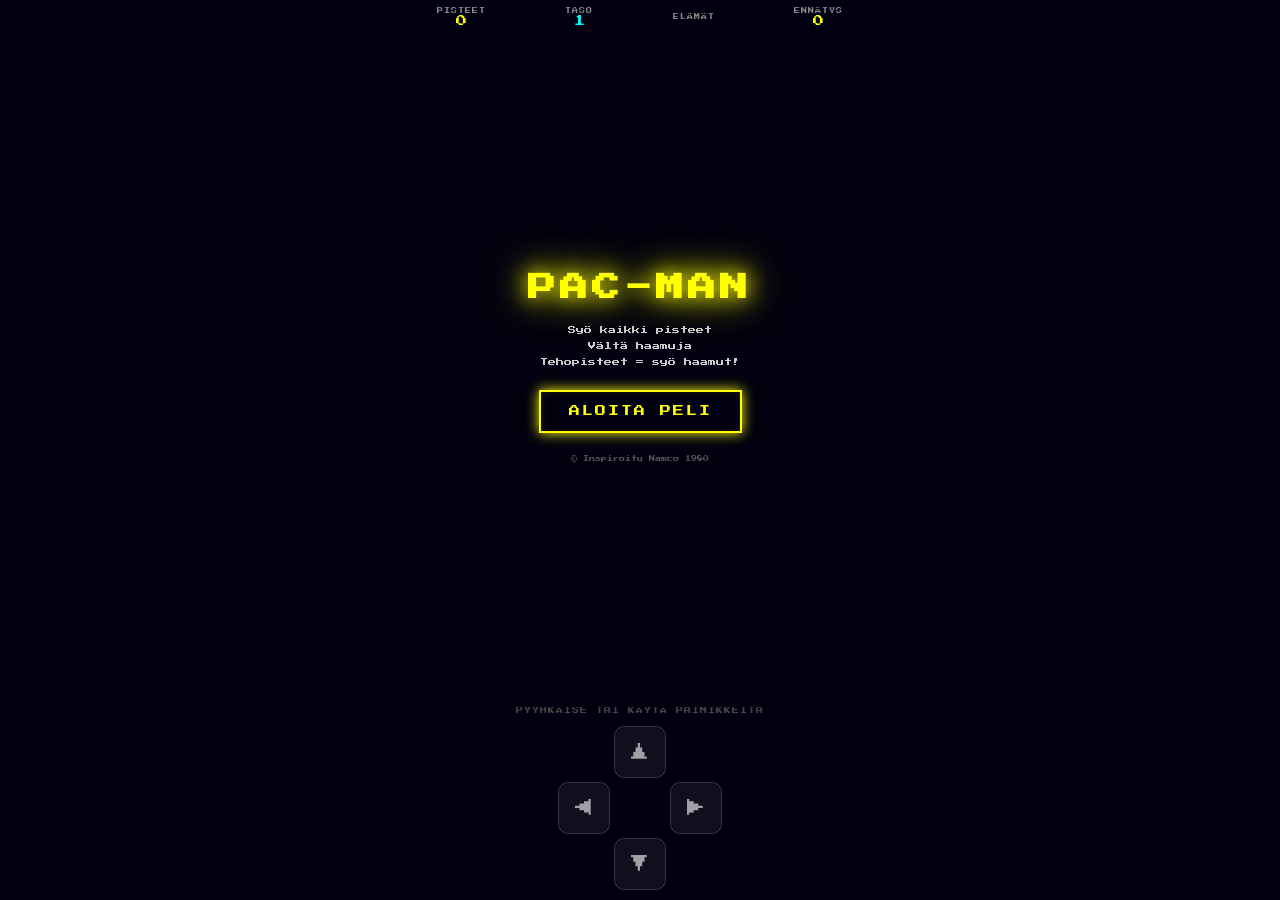
<file: pacman.html>
<!DOCTYPE html>
<html lang="fi">
<head>
<meta charset="UTF-8">
<meta name="viewport" content="width=device-width, initial-scale=1.0, maximum-scale=1.0, user-scalable=no">
<meta name="apple-mobile-web-app-capable" content="yes">
<meta name="apple-mobile-web-app-status-bar-style" content="black-translucent">
<title>PACMAN</title>
<link href="https://fonts.googleapis.com/css2?family=Press+Start+2P&display=swap" rel="stylesheet">
<style>
  :root {
    --bg: #000010;
    --wall: #1a1aff;
    --wall-glow: #4444ff;
    --dot: #ffb8ae;
    --power: #ffff00;
    --pac: #ffff00;
    --ghost1: #ff0000;
    --ghost2: #ffb8ff;
    --ghost3: #00ffff;
    --ghost4: #ffb852;
    --scared: #0000ff;
    --text: #ffffff;
    --accent: #ffff00;
  }
  * { box-sizing: border-box; margin: 0; padding: 0; touch-action: none; -webkit-tap-highlight-color: transparent; }

  body {
    background: var(--bg);
    display: flex;
    flex-direction: column;
    align-items: center;
    justify-content: flex-start;
    min-height: 100vh;
    min-height: 100dvh;
    font-family: 'Press Start 2P', monospace;
    overflow: hidden;
    user-select: none;
  }

  #game-wrapper {
    display: flex;
    flex-direction: column;
    align-items: center;
    width: 100%;
    max-width: 430px;
    height: 100vh;
    height: 100dvh;
    position: relative;
  }

  #hud {
    width: 100%;
    display: flex;
    justify-content: space-between;
    align-items: center;
    padding: 8px 12px 4px;
    flex-shrink: 0;
  }

  .hud-item { display: flex; flex-direction: column; align-items: center; gap: 2px; }
  .hud-label { font-size: 6px; color: #888; letter-spacing: 1px; }
  .hud-val { font-size: 11px; color: var(--accent); }
  #level-display { font-size: 11px; color: #00ffff; }

  #lives-row { display: flex; gap: 4px; }
  .life-icon { width: 12px; height: 12px; background: var(--pac); border-radius: 50% 50% 50% 50% / 50% 50% 0% 0%; clip-path: polygon(50% 50%, 100% 20%, 100% 0%, 0% 0%, 0% 100%, 100% 100%, 100% 80%); }

  #canvas-wrap {
    flex: 1;
    display: flex;
    align-items: center;
    justify-content: center;
    width: 100%;
    position: relative;
    overflow: hidden;
  }

  canvas {
    display: block;
    image-rendering: pixelated;
  }

  /* Overlay screens */
  .overlay {
    position: absolute;
    inset: 0;
    background: rgba(0,0,16,0.92);
    display: flex;
    flex-direction: column;
    align-items: center;
    justify-content: center;
    gap: 20px;
    z-index: 10;
  }
  .overlay.hidden { display: none; }

  .overlay h1 {
    font-size: 28px;
    color: var(--accent);
    text-shadow: 0 0 20px var(--accent), 0 0 40px var(--accent);
    animation: pulse 1s infinite alternate;
    letter-spacing: 4px;
  }
  .overlay h2 { font-size: 14px; color: var(--accent); text-shadow: 0 0 10px var(--accent); }
  .overlay p { font-size: 8px; color: #ccc; text-align: center; line-height: 2; }

  @keyframes pulse {
    from { opacity: 1; transform: scale(1); }
    to { opacity: 0.7; transform: scale(1.03); }
  }

  .btn {
    padding: 14px 28px;
    background: transparent;
    border: 2px solid var(--accent);
    color: var(--accent);
    font-family: 'Press Start 2P', monospace;
    font-size: 11px;
    cursor: pointer;
    letter-spacing: 2px;
    box-shadow: 0 0 12px var(--accent), inset 0 0 8px rgba(255,255,0,0.1);
    transition: all 0.15s;
    -webkit-appearance: none;
  }
  .btn:active { background: rgba(255,255,0,0.2); transform: scale(0.97); }

  .level-badge {
    font-size: 9px;
    color: #00ffff;
    border: 1px solid #00ffff;
    padding: 4px 10px;
    box-shadow: 0 0 8px #00ffff;
  }

  /* D-pad controls */
  #dpad {
    flex-shrink: 0;
    display: grid;
    grid-template-columns: 52px 52px 52px;
    grid-template-rows: 52px 52px 52px;
    gap: 4px;
    padding: 10px 0 max(10px, env(safe-area-inset-bottom));
  }

  .dpad-btn {
    background: rgba(255,255,255,0.06);
    border: 1px solid rgba(255,255,255,0.15);
    border-radius: 10px;
    display: flex;
    align-items: center;
    justify-content: center;
    font-size: 18px;
    cursor: pointer;
    color: rgba(255,255,255,0.6);
    transition: background 0.1s;
    -webkit-appearance: none;
  }
  .dpad-btn:active, .dpad-btn.pressed { background: rgba(255,255,0,0.2); border-color: var(--accent); color: var(--accent); }
  .dpad-center { background: transparent; border: none; pointer-events: none; }

  /* Swipe hint */
  #swipe-hint { font-size: 7px; color: #444; margin-bottom: 2px; letter-spacing: 1px; }
</style>
</head>
<body>
<div id="game-wrapper">
  <!-- HUD -->
  <div id="hud">
    <div class="hud-item">
      <div class="hud-label">PISTEET</div>
      <div class="hud-val" id="score-display">0</div>
    </div>
    <div class="hud-item">
      <div class="hud-label">TASO</div>
      <div id="level-display">1</div>
    </div>
    <div class="hud-item">
      <div class="hud-label">ELÄMÄT</div>
      <div id="lives-row"></div>
    </div>
    <div class="hud-item">
      <div class="hud-label">ENNÄTYS</div>
      <div class="hud-val" id="hi-display">0</div>
    </div>
  </div>

  <!-- Canvas -->
  <div id="canvas-wrap">
    <canvas id="c"></canvas>

    <!-- Start screen -->
    <div class="overlay" id="start-screen">
      <h1>PAC-MAN</h1>
      <p>Syö kaikki pisteet<br>Vältä haamuja<br>Tehopisteet = syö haamut!</p>
      <button class="btn" onclick="startGame()">ALOITA PELI</button>
      <p style="font-size:6px;color:#555">© Inspiroitu Namco 1980</p>
    </div>

    <!-- Level transition -->
    <div class="overlay hidden" id="level-screen">
      <div class="level-badge" id="level-badge-txt">TASO 1</div>
      <h2 id="level-title">ALOITUS</h2>
      <p id="level-desc">Haamut ovat hitaita.<br>Opettele kentän rakenne!</p>
    </div>

    <!-- Game over -->
    <div class="overlay hidden" id="gameover-screen">
      <h1 style="font-size:18px">PELI OHI</h1>
      <p id="final-score-txt" style="font-size:10px;color:var(--accent)">PISTEET: 0</p>
      <p id="new-record-txt" style="font-size:8px;color:#0f0;display:none">✨ UUSI ENNÄTYS! ✨</p>
      <button class="btn" onclick="startGame()">UUDELLEEN</button>
    </div>

    <!-- Win screen -->
    <div class="overlay hidden" id="win-screen">
      <h1 style="font-size:16px;color:#0f0;text-shadow:0 0 20px #0f0">VOITIT!</h1>
      <p id="win-score-txt" style="font-size:10px;color:var(--accent)">PISTEET: 0</p>
      <p id="win-record-txt" style="font-size:8px;color:#0f0;display:none">✨ UUSI ENNÄTYS! ✨</p>
      <button class="btn" onclick="startGame()">PELAA UUDELLEEN</button>
    </div>
  </div>

  <!-- Controls -->
  <div id="swipe-hint">PYYHKÄISE TAI KÄYTÄ PAINIKKEITA</div>
  <div id="dpad">
    <div></div>
    <div class="dpad-btn" id="btn-up" ontouchstart="dpadPress('up')" ontouchend="dpadRelease('up')">▲</div>
    <div></div>
    <div class="dpad-btn" id="btn-left" ontouchstart="dpadPress('left')" ontouchend="dpadRelease('left')">◀</div>
    <div class="dpad-center"></div>
    <div class="dpad-btn" id="btn-right" ontouchstart="dpadPress('right')" ontouchend="dpadRelease('right')">▶</div>
    <div></div>
    <div class="dpad-btn" id="btn-down" ontouchstart="dpadPress('down')" ontouchend="dpadRelease('down')">▼</div>
    <div></div>
  </div>
</div>

<script>
// ============================================================
// MAZE DEFINITION
// 0=empty, 1=wall, 2=dot, 3=power, 4=empty(ghost house)
// ============================================================
const BASE_MAZE = [
  [1,1,1,1,1,1,1,1,1,1,1,1,1,1,1,1,1,1,1,1,1],
  [1,2,2,2,2,2,2,2,2,2,1,2,2,2,2,2,2,2,2,2,1],
  [1,3,1,1,2,1,1,1,2,1,1,1,2,1,1,1,2,1,1,3,1],
  [1,2,1,1,2,1,1,1,2,1,1,1,2,1,1,1,2,1,1,2,1],
  [1,2,2,2,2,2,2,2,2,2,2,2,2,2,2,2,2,2,2,2,1],
  [1,2,1,1,2,1,2,1,1,1,1,1,1,1,2,1,2,1,1,2,1],
  [1,2,2,2,2,1,2,2,2,2,1,2,2,2,2,1,2,2,2,2,1],
  [1,1,1,1,2,1,1,1,0,0,0,0,0,1,1,1,2,1,1,1,1],
  [1,1,1,1,2,1,0,0,0,0,0,0,0,0,0,1,2,1,1,1,1],
  [1,1,1,1,2,1,0,1,1,4,4,4,1,1,0,1,2,1,1,1,1],
  [0,0,0,0,2,0,0,1,4,4,4,4,4,1,0,0,2,0,0,0,0],
  [1,1,1,1,2,1,0,1,1,1,1,1,1,1,0,1,2,1,1,1,1],
  [1,1,1,1,2,1,0,0,0,0,0,0,0,0,0,1,2,1,1,1,1],
  [1,1,1,1,2,1,0,1,1,1,1,1,1,1,0,1,2,1,1,1,1],
  [1,2,2,2,2,2,2,2,2,2,1,2,2,2,2,2,2,2,2,2,1],
  [1,2,1,1,2,1,1,1,2,1,1,1,2,1,1,1,2,1,1,2,1],
  [1,3,2,1,2,2,2,2,2,2,0,2,2,2,2,2,2,1,2,3,1],
  [1,1,2,1,2,1,2,1,1,1,1,1,1,1,2,1,2,1,2,1,1],
  [1,2,2,2,2,1,2,2,2,2,1,2,2,2,2,1,2,2,2,2,1],
  [1,2,1,1,1,1,1,1,2,1,1,1,2,1,1,1,1,1,1,2,1],
  [1,2,2,2,2,2,2,2,2,2,2,2,2,2,2,2,2,2,2,2,1],
  [1,1,1,1,1,1,1,1,1,1,1,1,1,1,1,1,1,1,1,1,1],
];

const ROWS = BASE_MAZE.length;
const COLS = BASE_MAZE[0].length;

// Level configs
const LEVELS = [
  { name:'TULIPALO',   desc:'5 haamua heti!\nSelviä jos pystyt!',              ghostSpeed:1.5,  pacSpeed:1.6,  frightTime:5000, extraGhosts:4 },
  { name:'HELVETTI',   desc:'Haamut kiihtyvät!\nTehopisteet lyhyempiä!',       ghostSpeed:1.75, pacSpeed:1.65, frightTime:3500, extraGhosts:5 },
  { name:'PAINAJAINEN',desc:'6 haamua kentällä!\nMitäs nyt?',                  ghostSpeed:2.0,  pacSpeed:1.7,  frightTime:2500, extraGhosts:5 },
  { name:'APOKALYPSI', desc:'Lähes mahdoton!\nTehopisteet kestävät vain 1.5s!',ghostSpeed:2.3,  pacSpeed:1.75, frightTime:1500, extraGhosts:6 },
  { name:'JUMALA',     desc:'MAKSIMIKAAOS!\nVain legendat selviävät!',         ghostSpeed:2.6,  pacSpeed:1.8,  frightTime:1000, extraGhosts:6 },
];

// Ghost colors
const GHOST_COLORS = ['#FF0000','#FFB8FF','#00FFFF','#FFB852','#00FF00','#FF6600','#FF00FF'];
const GHOST_NAMES  = ['Blinky','Pinky','Inky','Clyde'];

// ============================================================
// GAME STATE
// ============================================================
const canvas = document.getElementById('c');
const ctx = canvas.getContext('2d');

let CELL, COLS_VIS, ROWS_VIS;
let maze, pac, ghosts, score, lives, level, totalDots, dotsEaten;
let gameState = 'start'; // start, playing, dead, levelclear, gameover, win
let frightTimer = 0, frightActive = false;
let animFrame = null;
let lastTime = 0;
let ghostEatCombo = 0;
let hiScore = +localStorage.getItem('pacman_hi') || 0;

// Input
let inputDir = null, queueDir = null;
let swipeStart = null;

function initCanvas() {
  const wrap = document.getElementById('canvas-wrap');
  const W = wrap.clientWidth;
  const H = wrap.clientHeight;
  CELL = Math.floor(Math.min(W / COLS, H / ROWS));
  canvas.width  = COLS * CELL;
  canvas.height = ROWS * CELL;
}

function cloneMaze() {
  return BASE_MAZE.map(r => [...r]);
}

function countDots(m) {
  let n = 0;
  for (let r=0;r<ROWS;r++) for(let c=0;c<COLS;c++) if(m[r][c]===2||m[r][c]===3) n++;
  return n;
}

function makePac() {
  return { row:16, col:10, x:10*CELL+CELL/2, y:16*CELL+CELL/2, dir:{r:0,c:0}, nextDir:{r:0,c:-1}, mouthAngle:0, mouthDir:1, dead:false, deadAnim:0 };
}

function makeGhost(idx, cfg) {
  const colors = GHOST_COLORS;
  // 7 ghosts spread across house area rows 9-11, cols 8-12
  const startCols = [10, 9, 11, 10,  9, 11, 10];
  const startRows = [10, 10, 10,  9, 11,  9, 11];
  const col = startCols[idx % startCols.length];
  const row = startRows[idx % startRows.length];
  const hy = row*CELL + CELL/2;
  return {
    idx, color: colors[idx % colors.length],
    row, col,
    x: col*CELL+CELL/2, y: hy, homeY: hy,
    dir:{r:0,c:1}, scared:false, eaten:false,
    speed: cfg.ghostSpeed * CELL * 0.055,
    mode:'house', houseTimer: 200 + idx*450,
    eyeAnim:0,
  };
}

function startGame() {
  level = 1;
  score = 0;
  lives = 3;
  showOverlay('none');
  startLevel();
}

function startLevel() {
  maze = cloneMaze();
  totalDots = countDots(maze);
  dotsEaten = 0;
  frightActive = false;
  frightTimer = 0;
  ghostEatCombo = 0;
  inputDir = null; queueDir = null;

  const cfg = LEVELS[Math.min(level-1, LEVELS.length-1)];
  pac = makePac();
  pac.x = pac.col * CELL + CELL/2;
  pac.y = pac.row * CELL + CELL/2;

  ghosts = [];
  const ghostCount = Math.min(7, 1 + cfg.extraGhosts);
  for (let i=0; i<ghostCount; i++) ghosts.push(makeGhost(i, cfg));

  updateHUD();

  // Show level screen
  showOverlay('level');
  document.getElementById('level-badge-txt').textContent = `TASO ${level}`;
  document.getElementById('level-title').textContent = cfg.name;
  document.getElementById('level-desc').innerHTML = cfg.desc.replace(/\n/g,'<br>');

  setTimeout(() => {
    showOverlay('none');
    gameState = 'playing';
    lastTime = performance.now();
    if (animFrame) cancelAnimationFrame(animFrame);
    animFrame = requestAnimationFrame(loop);
  }, 2500);
}

function updateHUD() {
  document.getElementById('score-display').textContent = score;
  document.getElementById('level-display').textContent = level;
  document.getElementById('hi-display').textContent = hiScore;
  const livesRow = document.getElementById('lives-row');
  livesRow.innerHTML = '';
  for (let i=0; i<lives; i++) { const d=document.createElement('div'); d.className='life-icon'; livesRow.appendChild(d); }
}

function showOverlay(name) {
  document.querySelectorAll('.overlay').forEach(o => o.classList.add('hidden'));
  if (name !== 'none') {
    const el = document.getElementById(name+'-screen');
    if (el) el.classList.remove('hidden');
  }
}

// ============================================================
// MAIN LOOP
// ============================================================
function loop(ts) {
  const dt = Math.min(ts - lastTime, 50); // cap at 50ms
  lastTime = ts;

  if (gameState === 'playing') {
    update(dt);
    draw();
  }
  animFrame = requestAnimationFrame(loop);
}

// ============================================================
// UPDATE
// ============================================================
function update(dt) {
  const cfg = LEVELS[Math.min(level-1, LEVELS.length-1)];

  // Fright timer
  if (frightActive) {
    frightTimer -= dt;
    if (frightTimer <= 0) {
      frightActive = false;
      ghosts.forEach(g => { if(!g.eaten) g.scared = false; });
    }
  }

  // Pacman movement
  movePac(dt, cfg);

  // Ghost movement
  ghosts.forEach(g => moveGhost(g, dt, cfg));

  // Collisions
  checkCollisions();
}

function canMove(row, col) {
  if (row < 0 || row >= ROWS) return false;
  // Tunnel (row 10, cols 0 and 20)
  if (col < 0 || col >= COLS) return true;
  const cell = maze[row][col];
  return cell !== 1;
}

function movePac(dt, cfg) {
  const speed = cfg.pacSpeed * CELL * 0.055;

  // Try queued direction
  if (queueDir) {
    const nr = Math.round(pac.y/CELL - 0.5);
    const nc = Math.round(pac.x/CELL - 0.5);
    const testR = nr + queueDir.r;
    const testC = nc + queueDir.c;
    // Snap to grid before turning
    const cx = nc * CELL + CELL/2;
    const cy = nr * CELL + CELL/2;
    if (Math.abs(pac.x-cx) < CELL*0.45 && Math.abs(pac.y-cy) < CELL*0.45 && canMove(testR, testC)) {
      pac.dir = queueDir;
      queueDir = null;
    }
  }

  // Move
  if (pac.dir.r !== 0 || pac.dir.c !== 0) {
    const nx = pac.x + pac.dir.c * speed * dt/16;
    const ny = pac.y + pac.dir.r * speed * dt/16;

    // Check wall collision
    const checkRow = Math.round(ny/CELL - 0.5 + pac.dir.r*0.4);
    const checkCol = Math.round(nx/CELL - 0.5 + pac.dir.c*0.4);

    if (canMove(checkRow, checkCol)) {
      pac.x = nx;
      pac.y = ny;

      // Tunnel wrap
      if (pac.x < 0) pac.x = COLS * CELL;
      if (pac.x > COLS * CELL) pac.x = 0;
    } else {
      // Snap to grid center
      if (pac.dir.c !== 0) pac.x = Math.round(pac.x/CELL - 0.5)*CELL + CELL/2;
      if (pac.dir.r !== 0) pac.y = Math.round(pac.y/CELL - 0.5)*CELL + CELL/2;
      pac.dir = {r:0,c:0};
    }
  }

  // Eat dots
  const pr = Math.round(pac.y/CELL - 0.5);
  const pc = Math.round(pac.x/CELL - 0.5);
  if (pr>=0 && pr<ROWS && pc>=0 && pc<COLS) {
    const cell = maze[pr][pc];
    if (cell === 2) {
      maze[pr][pc] = 0;
      score += 10; dotsEaten++;
      updateHUD();
    } else if (cell === 3) {
      maze[pr][pc] = 0;
      score += 50; dotsEaten++;
      frightActive = true;
      frightTimer = cfg.frightTime;
      ghostEatCombo = 0;
      ghosts.forEach(g => { if(!g.eaten) { g.scared=true; g.dir={r:-g.dir.r, c:-g.dir.c}; } });
      updateHUD();
    }
  }

  // Mouth animation
  pac.mouthAngle += pac.mouthDir * 4 * dt/16;
  if (pac.mouthAngle > 35) pac.mouthDir = -1;
  if (pac.mouthAngle < 2)  pac.mouthDir = 1;

  // Level clear
  if (dotsEaten >= totalDots) {
    gameState = 'levelclear';
    setTimeout(() => {
      if (level >= LEVELS.length) {
        // Win!
        if (score > hiScore) { hiScore = score; localStorage.setItem('pacman_hi', hiScore); }
        showOverlay('win');
        document.getElementById('win-score-txt').textContent = 'PISTEET: ' + score;
        document.getElementById('win-record-txt').style.display = score >= hiScore ? 'block' : 'none';
        gameState = 'win';
      } else {
        level++;
        startLevel();
      }
    }, 1500);
  }
}

function ghostGrid(g) {
  return { r: Math.round(g.y/CELL - 0.5), c: Math.round(g.x/CELL - 0.5) };
}

function moveGhost(g, dt, cfg) {
  if (g.mode === 'house') {
    g.houseTimer -= dt;
    // Gentle bob in place – no drifting
    g.y = g.homeY + Math.sin(Date.now()/400 + g.idx*1.2) * CELL*0.15;
    if (g.houseTimer <= 0) {
      // Snap to exit corridor
      g.x = 10*CELL + CELL/2;
      g.y = 10*CELL + CELL/2;
      g.mode = 'exit';
    }
    return;
  }

  if (g.mode === 'exit') {
    // Move straight up to row 7
    g.x = 10*CELL + CELL/2; // keep centered
    g.y -= g.speed * dt/16 * 1.4;
    if (g.y <= 7*CELL + CELL/2) {
      g.y = 7*CELL + CELL/2;
      g.x = 10*CELL + CELL/2;
      g.mode = 'chase';
      g.dir = {r:0, c: g.idx%2===0 ? -1 : 1};
    }
    return;
  }

  const spd = g.eaten ? g.speed*2.2 : (g.scared ? g.speed*0.5 : g.speed);
  const nx = g.x + g.dir.c * spd * dt/16;
  const ny = g.y + g.dir.r * spd * dt/16;

  // Tunnel wrap
  if (nx < -CELL) { g.x = COLS*CELL; return; }
  if (nx > COLS*CELL+CELL) { g.x = 0; return; }

  g.x = nx;
  g.y = ny;

  // At grid center – choose new direction
  const gc = ghostGrid(g);
  const cx = gc.c*CELL+CELL/2, cy = gc.r*CELL+CELL/2;
  const thresh = spd * dt/16 + 2;
  if (Math.abs(g.x - cx) < thresh && Math.abs(g.y - cy) < thresh) {
    g.x = cx; g.y = cy;
    chooseGhostDir(g, gc, cfg);
  }
}

function chooseGhostDir(g, gc, cfg) {
  const opposite = {r:-g.dir.r, c:-g.dir.c};
  const dirs = [{r:-1,c:0},{r:0,c:1},{r:1,c:0},{r:0,c:-1}];
  const valid = dirs.filter(d => {
    if (d.r===opposite.r && d.c===opposite.c) return false;
    const nr=gc.r+d.r, nc=gc.c+d.c;
    if (nr<0||nr>=ROWS||nc<0||nc>=COLS) return false;
    const cell = maze[nr][nc];
    return cell !== 1 && cell !== 4;
  });
  if (!valid.length) { g.dir = opposite; return; }

  if (g.scared && !g.eaten) {
    g.dir = valid[Math.floor(Math.random()*valid.length)];
    return;
  }
  if (g.eaten) {
    const target = {r:10, c:10};
    g.dir = bestDir(valid, gc, target);
    if (gc.r<=10 && gc.r>=8 && gc.c>=9 && gc.c<=11) {
      g.eaten=false; g.scared=false;
      g.homeY = g.y;
      g.mode='house'; g.houseTimer=600;
    }
    return;
  }

  // All ghosts chase hard at higher levels
  const pr = Math.round(pac.y/CELL-0.5);
  const pc2 = Math.round(pac.x/CELL-0.5);
  let target;
  // Spread targets based on ghost index for variety
  switch(g.idx % 4) {
    case 0: target={r:pr, c:pc2}; break;
    case 1: target={r:pr+pac.dir.r*3, c:pc2+pac.dir.c*3}; break;
    case 2: target={r:pr-pac.dir.r*2, c:pc2+pac.dir.c*2}; break;
    case 3: {
      const d=Math.hypot(gc.r-pr, gc.c-pc2);
      target = d>6 ? {r:pr,c:pc2} : {r:ROWS-pr, c:COLS-pc2};
      break;
    }
  }
  // Occasionally scatter to keep things unpredictable
  if (Math.random() < 0.008) {
    const corners=[{r:1,c:1},{r:1,c:19},{r:20,c:1},{r:20,c:19}];
    target = corners[g.idx%4];
  }
  g.dir = bestDir(valid, gc, target);
}

function bestDir(dirs, from, target) {
  let best=null, bestD=Infinity;
  dirs.forEach(d=>{
    const nr=from.r+d.r,nc=from.c+d.c;
    const dist=Math.hypot(nr-target.r,nc-target.c);
    if(dist<bestD){bestD=dist;best=d;}
  });
  return best || dirs[0];
}

function checkCollisions() {
  ghosts.forEach(g => {
    const dx = g.x - pac.x, dy = g.y - pac.y;
    if (Math.hypot(dx,dy) < CELL*0.75) {
      if (g.scared && !g.eaten) {
        // Eat ghost
        g.eaten = true; g.scared = false;
        ghostEatCombo++;
        const pts = [200,400,800,1600][Math.min(ghostEatCombo-1,3)];
        score += pts;
        updateHUD();
        showFloatingScore(g.x, g.y, pts);
      } else if (!g.eaten && !g.scared) {
        // Pacman dies
        pacDie();
      }
    }
  });
}

const floatingScores = [];
function showFloatingScore(x, y, pts) {
  floatingScores.push({x,y,pts,life:1.0});
}

function pacDie() {
  if (gameState !== 'playing') return;
  gameState = 'dead';
  lives--;
  updateHUD();
  setTimeout(() => {
    if (lives <= 0) {
      if (score > hiScore) { hiScore=score; localStorage.setItem('pacman_hi',hiScore); }
      document.getElementById('final-score-txt').textContent='PISTEET: '+score;
      document.getElementById('new-record-txt').style.display= score>=hiScore?'block':'none';
      showOverlay('gameover');
      gameState='gameover';
    } else {
      // Respawn
      pac = makePac();
      pac.x=pac.col*CELL+CELL/2; pac.y=pac.row*CELL+CELL/2;
      ghosts.forEach(g=>{
        const startCols=[10,9,11,10,9,11,10];
        const startRows=[10,10,10,9,11,9,11];
        const col=startCols[g.idx%startCols.length];
        const row=startRows[g.idx%startRows.length];
        g.mode='house'; g.scared=false; g.eaten=false;
        g.x=col*CELL+CELL/2;
        g.homeY=row*CELL+CELL/2;
        g.y=g.homeY;
        g.houseTimer=200+g.idx*350;
      });
      frightActive=false; frightTimer=0;
      gameState='playing';
    }
  }, 1500);
}

// ============================================================
// DRAW
// ============================================================
function draw() {
  ctx.fillStyle='#000010';
  ctx.fillRect(0,0,canvas.width,canvas.height);

  drawMaze();
  drawPac();
  ghosts.forEach(drawGhost);
  drawFloatingScores();
}

function drawMaze() {
  for (let r=0;r<ROWS;r++) {
    for (let c=0;c<COLS;c++) {
      const cell=maze[r][c];
      const x=c*CELL, y=r*CELL;

      if (cell===1) {
        // Wall with glow
        ctx.fillStyle='#1a1aff';
        ctx.fillRect(x,y,CELL,CELL);
        // Inner highlight
        ctx.fillStyle='#3333cc';
        ctx.fillRect(x+1,y+1,CELL-2,CELL-2);
        // Bright edge
        ctx.fillStyle='#5555ff';
        ctx.fillRect(x+1,y+1,CELL-2,2);
        ctx.fillRect(x+1,y+1,2,CELL-2);
      } else if (cell===2) {
        // Dot
        ctx.fillStyle='#ffb8ae';
        ctx.beginPath();
        ctx.arc(x+CELL/2, y+CELL/2, CELL*0.12, 0, Math.PI*2);
        ctx.fill();
      } else if (cell===3) {
        // Power pellet – pulsing
        const pulse=0.7+0.3*Math.sin(Date.now()/200);
        ctx.fillStyle=`rgba(255,255,0,${pulse})`;
        ctx.shadowColor='#ffff00';
        ctx.shadowBlur=8*pulse;
        ctx.beginPath();
        ctx.arc(x+CELL/2, y+CELL/2, CELL*0.28*pulse, 0, Math.PI*2);
        ctx.fill();
        ctx.shadowBlur=0;
      }
    }
  }
}

function drawPac() {
  if (gameState==='dead') return;
  const a=pac.mouthAngle*Math.PI/180;
  let angle=0;
  if(pac.dir.c===1)  angle=0;
  else if(pac.dir.c===-1) angle=Math.PI;
  else if(pac.dir.r===-1) angle=-Math.PI/2;
  else if(pac.dir.r===1)  angle=Math.PI/2;

  ctx.fillStyle='#ffff00';
  ctx.shadowColor='#ffff00';
  ctx.shadowBlur=10;
  ctx.beginPath();
  ctx.moveTo(pac.x, pac.y);
  ctx.arc(pac.x, pac.y, CELL*0.42, angle+a, angle+Math.PI*2-a);
  ctx.closePath();
  ctx.fill();
  ctx.shadowBlur=0;

  // Eye
  const eyeX=pac.x+Math.cos(angle-Math.PI/4)*CELL*0.2;
  const eyeY=pac.y+Math.sin(angle-Math.PI/4)*CELL*0.2;
  ctx.fillStyle='#000';
  ctx.beginPath();
  ctx.arc(eyeX,eyeY,CELL*0.06,0,Math.PI*2);
  ctx.fill();
}

function drawGhost(g) {
  if (g.mode==='house'||g.mode==='exit') {
    // Draw inside house
    drawGhostBody(g);
    return;
  }
  drawGhostBody(g);
}

function drawGhostBody(g) {
  const x=g.x, y=g.y, r=CELL*0.42;

  let color = g.color;
  if (g.scared && !g.eaten) {
    // Flashing when about to expire
    const flash = frightTimer < 2000 && Math.floor(Date.now()/200)%2===0;
    color = flash ? '#ffffff' : '#0000cc';
  }
  if (g.eaten) color='transparent';

  if (!g.eaten) {
    ctx.fillStyle=color;
    ctx.shadowColor=color;
    ctx.shadowBlur=8;

    // Body
    ctx.beginPath();
    ctx.arc(x, y-r*0.1, r, Math.PI, 0);
    // Wavy bottom
    const waveY=y+r*0.9;
    const segments=3;
    for(let i=0;i<segments;i++){
      const x1=x+r-(i*2*r/segments);
      const x2=x+r-((i+0.5)*2*r/segments);
      const x3=x+r-((i+1)*2*r/segments);
      ctx.quadraticCurveTo(x2,waveY+(i%2===0?r*0.3:-r*0.3),x3,waveY);
    }
    ctx.closePath();
    ctx.fill();
    ctx.shadowBlur=0;
  }

  // Eyes
  if (!g.scared) {
    const eyeOffsets=[[-r*0.3,-r*0.15],[r*0.3,-r*0.15]];
    eyeOffsets.forEach(([ox,oy])=>{
      ctx.fillStyle='white';
      ctx.beginPath();
      ctx.ellipse(x+ox,y+oy,r*0.22,r*0.28,0,0,Math.PI*2);
      ctx.fill();
      ctx.fillStyle='#00f';
      ctx.beginPath();
      const pupilX=x+ox+g.dir.c*r*0.1;
      const pupilY=y+oy+g.dir.r*r*0.1;
      ctx.arc(pupilX,pupilY,r*0.12,0,Math.PI*2);
      ctx.fill();
    });
  } else if (!g.eaten) {
    // Scared face
    ctx.strokeStyle='white';
    ctx.lineWidth=1;
    ctx.beginPath();
    for(let i=0;i<5;i++){
      ctx.lineTo(x-r*0.4+i*r*0.2, y+(i%2===0?r*0.1:-r*0.1));
    }
    ctx.stroke();
    ctx.fillStyle='white';
    ctx.beginPath();
    ctx.arc(x-r*0.2,y-r*0.2,r*0.08,0,Math.PI*2);
    ctx.arc(x+r*0.2,y-r*0.2,r*0.08,0,Math.PI*2);
    ctx.fill();
  } else {
    // Eyes only when eaten
    const eyeOffsets=[[-r*0.3,-r*0.15],[r*0.3,-r*0.15]];
    eyeOffsets.forEach(([ox,oy])=>{
      ctx.fillStyle='white';
      ctx.beginPath();
      ctx.ellipse(x+ox,y+oy,r*0.22,r*0.28,0,0,Math.PI*2);
      ctx.fill();
      ctx.fillStyle='#00f';
      ctx.beginPath();
      ctx.arc(x+ox,y+oy,r*0.12,0,Math.PI*2);
      ctx.fill();
    });
  }
}

function drawFloatingScores() {
  for (let i=floatingScores.length-1;i>=0;i--) {
    const fs=floatingScores[i];
    ctx.globalAlpha=fs.life;
    ctx.fillStyle='#ffffff';
    ctx.font=`bold ${CELL*0.5}px 'Press Start 2P', monospace`;
    ctx.textAlign='center';
    ctx.fillText(fs.pts, fs.x, fs.y);
    fs.y-=0.5;
    fs.life-=0.015;
    if(fs.life<=0) floatingScores.splice(i,1);
  }
  ctx.globalAlpha=1;
  ctx.textAlign='left';
}

// ============================================================
// INPUT
// ============================================================
function setDir(dir) {
  const map={up:{r:-1,c:0},down:{r:1,c:0},left:{r:0,c:-1},right:{r:0,c:1}};
  queueDir=map[dir];
}

function dpadPress(dir) {
  setDir(dir);
  document.getElementById('btn-'+dir).classList.add('pressed');
}
function dpadRelease(dir) {
  document.getElementById('btn-'+dir).classList.remove('pressed');
}

// Keyboard
window.addEventListener('keydown', e=>{
  const map={ArrowUp:'up',ArrowDown:'down',ArrowLeft:'left',ArrowRight:'right',w:'up',s:'down',a:'left',d:'right'};
  if(map[e.key]) { setDir(map[e.key]); e.preventDefault(); }
});

// Swipe
canvas.addEventListener('touchstart', e=>{
  swipeStart={x:e.touches[0].clientX, y:e.touches[0].clientY};
}, {passive:true});

canvas.addEventListener('touchend', e=>{
  if(!swipeStart) return;
  const dx=e.changedTouches[0].clientX-swipeStart.x;
  const dy=e.changedTouches[0].clientY-swipeStart.y;
  if(Math.hypot(dx,dy)<20) return;
  if(Math.abs(dx)>Math.abs(dy)) setDir(dx>0?'right':'left');
  else setDir(dy>0?'down':'up');
  swipeStart=null;
}, {passive:true});

// ============================================================
// INIT
// ============================================================
window.addEventListener('resize', ()=>{
  initCanvas();
  if(gameState==='playing') draw();
});

initCanvas();
document.getElementById('hi-display').textContent=hiScore;
showOverlay('start');
</script>
</body>
</html>
</file>
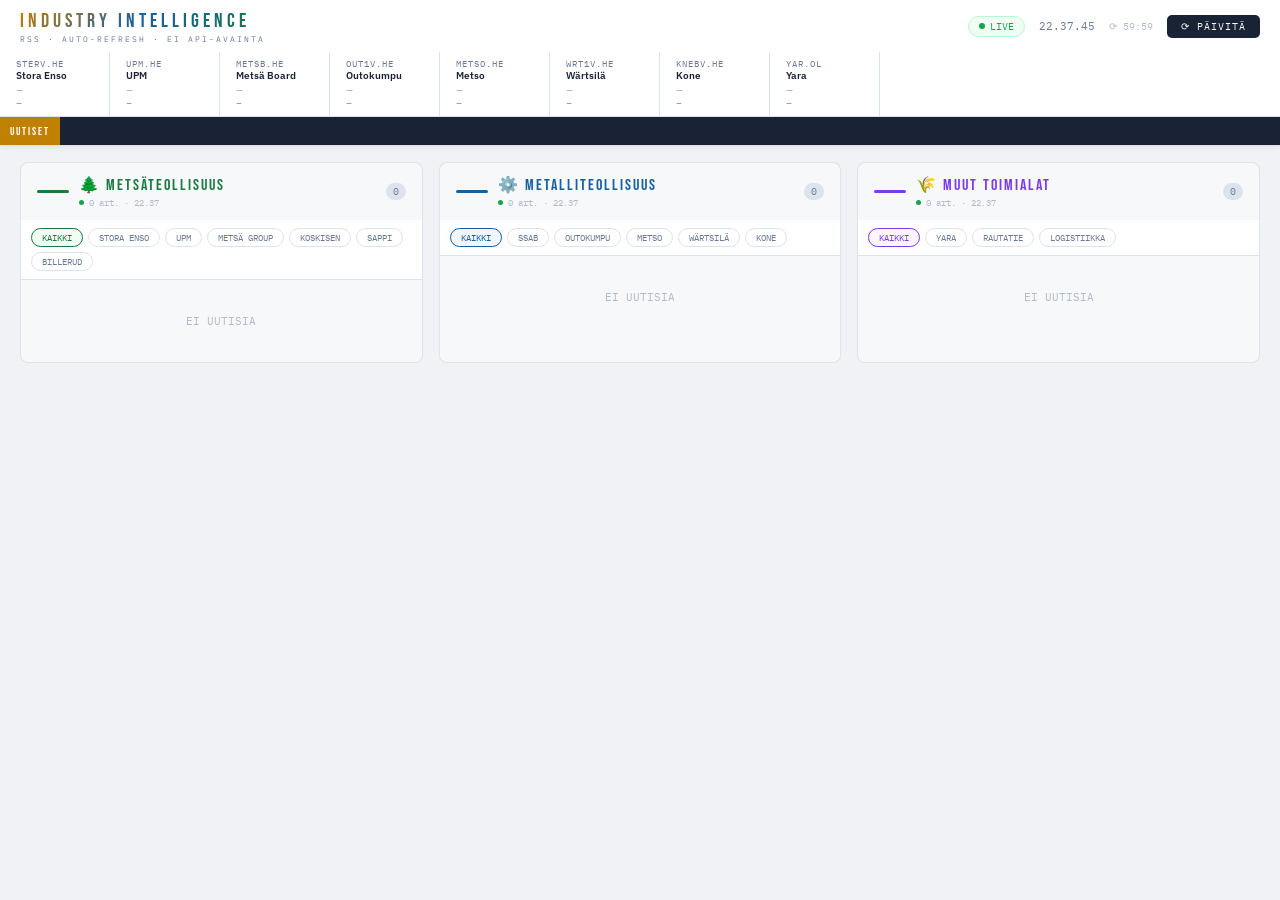
<file: teollisuus_uutiset.html>
<!DOCTYPE html>
<html lang="fi">
<head>
<meta charset="UTF-8">
<meta name="viewport" content="width=device-width, initial-scale=1.0">
<title>INDUSTRY INTELLIGENCE MONITOR</title>
<link href="https://fonts.googleapis.com/css2?family=Bebas+Neue&family=IBM+Plex+Mono:wght@400;600&family=IBM+Plex+Sans:wght@400;600;700&display=swap" rel="stylesheet">
<style>
:root {
  --bg:#f0f2f5; --s1:#fff; --s2:#f7f8fa; --border:#dde3ec;
  --text:#1a2235; --muted:#6b7a94; --dim:#b0bac8;
  --forest:#1a7a40; --metal:#1560a0; --other:#7c3aed;
  --up:#16a34a; --down:#dc2626; --flat:#9ca3af;
  --sh:0 1px 6px rgba(0,0,0,.07);
}
*{box-sizing:border-box;margin:0;padding:0;}
body{background:var(--bg);color:var(--text);font-family:'IBM Plex Sans',sans-serif;min-height:100vh;}

/* ── HEADER ── */
#hdr{background:#fff;border-bottom:1px solid var(--border);box-shadow:var(--sh);position:sticky;top:0;z-index:100;}
.hdr-inner{max-width:1600px;margin:0 auto;display:flex;align-items:center;gap:16px;padding:0 20px;height:52px;}
.brand{font-family:'Bebas Neue',sans-serif;font-size:20px;letter-spacing:4px;background:linear-gradient(135deg,#c08000,#1560a0,#1a7a40);-webkit-background-clip:text;-webkit-text-fill-color:transparent;background-clip:text;}
.brand-sub{font-family:'IBM Plex Mono',monospace;font-size:8px;color:var(--muted);letter-spacing:2px;margin-top:1px;}
.hdr-right{margin-left:auto;display:flex;align-items:center;gap:14px;flex-shrink:0;}
.clock{font-family:'IBM Plex Mono',monospace;font-size:11px;color:var(--muted);}
.live-chip{display:flex;align-items:center;gap:5px;background:#f0fdf4;border:1px solid #bbf7d0;padding:3px 10px;border-radius:12px;font-family:'IBM Plex Mono',monospace;font-size:10px;color:var(--up);}
.ldot{width:6px;height:6px;border-radius:50%;background:var(--up);animation:bl 2s infinite;}
@keyframes bl{0%,100%{opacity:1}50%{opacity:.2}}
.next-lbl{font-family:'IBM Plex Mono',monospace;font-size:10px;color:var(--dim);}
#refresh-btn{padding:5px 14px;background:var(--text);color:#fff;border:none;border-radius:5px;font-family:'IBM Plex Mono',monospace;font-size:10px;cursor:pointer;letter-spacing:1px;transition:opacity .2s;}
#refresh-btn:hover{opacity:.8;}

/* ── STOCK STRIP ── */
#stock-strip{background:#fff;border-bottom:1px solid var(--border);display:flex;overflow-x:auto;scrollbar-width:none;}
#stock-strip::-webkit-scrollbar{display:none;}
.si{flex-shrink:0;padding:6px 16px;border-right:1px solid var(--border);min-width:110px;}
.si-sym{font-family:'IBM Plex Mono',monospace;font-size:9px;color:var(--muted);letter-spacing:1px;}
.si-name{font-size:10px;font-weight:600;color:var(--text);white-space:nowrap;overflow:hidden;text-overflow:ellipsis;max-width:100px;}
.si-price{font-family:'IBM Plex Mono',monospace;font-size:12px;color:var(--text);}
.si-chg{font-family:'IBM Plex Mono',monospace;font-size:10px;}
.si-chg.up{color:var(--up);}.si-chg.down{color:var(--down);}.si-chg.flat{color:var(--flat);}

/* ── TICKER ── */
#ticker{background:var(--text);height:28px;display:flex;align-items:center;overflow:hidden;}
.ticker-tag{flex-shrink:0;background:#c08000;color:#fff;font-family:'Bebas Neue',sans-serif;font-size:11px;letter-spacing:2px;padding:0 10px;height:100%;display:flex;align-items:center;}
.ticker-scroll{flex:1;overflow:hidden;}
.ticker-inner{display:inline-block;white-space:nowrap;font-family:'IBM Plex Mono',monospace;font-size:10px;color:#9ca3af;animation:scroll-t 90s linear infinite;padding-left:100%;}
@keyframes scroll-t{from{transform:translateX(0)}to{transform:translateX(-100%)}}

/* ── COLUMNS ── */
#columns{max-width:1600px;margin:0 auto;display:grid;grid-template-columns:repeat(3,1fr);gap:16px;padding:16px 20px;}
@media(max-width:900px){#columns{grid-template-columns:1fr;}}

.col{display:flex;flex-direction:column;gap:0;}
.col-header{position:sticky;top:52px;z-index:50;background:var(--s2);border:1px solid var(--border);border-bottom:none;border-radius:8px 8px 0 0;padding:12px 16px;display:flex;align-items:center;gap:10px;}
.col-stripe{height:3px;width:32px;border-radius:2px;flex-shrink:0;}
.col-title{font-family:'Bebas Neue',sans-serif;font-size:16px;letter-spacing:2px;}
.col-count{font-family:'IBM Plex Mono',monospace;font-size:10px;color:var(--muted);background:var(--border);padding:2px 7px;border-radius:10px;margin-left:auto;}
.col-status{font-family:'IBM Plex Mono',monospace;font-size:9px;color:var(--dim);}
.si-dot2{width:5px;height:5px;border-radius:50%;background:var(--dim);flex-shrink:0;}
.si-dot2.ok{background:var(--up);}.si-dot2.busy{background:#c08000;animation:bl .5s infinite;}.si-dot2.err{background:var(--down);}

.col-body{border:1px solid var(--border);border-top:none;border-radius:0 0 8px 8px;background:var(--s2);flex:1;display:flex;flex-direction:column;gap:1px;padding:4px;max-height:calc(100vh - 200px);overflow-y:auto;scrollbar-width:thin;scrollbar-color:var(--border) transparent;}
.col-body::-webkit-scrollbar{width:4px;}
.col-body::-webkit-scrollbar-thumb{background:var(--border);border-radius:2px;}

/* ── NEWS CARD ── */
.nc{background:var(--s1);border:1px solid var(--border);border-radius:6px;padding:14px;cursor:pointer;transition:all .15s;animation:fu .3s ease both;position:relative;overflow:hidden;}
.nc::before{content:'';position:absolute;top:0;left:0;right:0;height:2px;}
.nc[data-col="forest"]::before{background:var(--forest);}
.nc[data-col="metal"]::before {background:var(--metal);}
.nc[data-col="other"]::before {background:var(--other);}
.nc:hover{transform:translateY(-1px);box-shadow:0 4px 16px rgba(0,0,0,.1);border-color:var(--dim);}
@keyframes fu{from{opacity:0;transform:translateY(8px)}to{opacity:1;transform:translateY(0)}}

.nc-top{display:flex;align-items:center;gap:6px;margin-bottom:8px;}
.nc-src{font-family:'IBM Plex Mono',monospace;font-size:9px;letter-spacing:.5px;padding:2px 7px;border-radius:3px;font-weight:600;}
.nc-src[data-col="forest"]{background:#dcfce7;color:var(--forest);}
.nc-src[data-col="metal"] {background:#dbeafe;color:var(--metal);}
.nc-src[data-col="other"] {background:#ede9fe;color:var(--other);}
.nc-date{font-family:'IBM Plex Mono',monospace;font-size:9px;color:var(--dim);margin-left:auto;}
.nc-title{font-weight:600;font-size:13px;line-height:1.45;color:var(--text);margin-bottom:6px;}
.nc-desc{font-size:11px;color:var(--muted);line-height:1.6;display:-webkit-box;-webkit-line-clamp:2;-webkit-box-orient:vertical;overflow:hidden;}

/* ── SKELETON ── */
.skel{background:var(--s1);border:1px solid var(--border);border-radius:6px;padding:14px;}
.skel-l{background:var(--border);border-radius:3px;margin-bottom:7px;animation:sh 1.4s infinite;}
@keyframes sh{0%,100%{opacity:.5}50%{opacity:1}}

/* ── COMPANY FILTER ── */
.col-filter{border:1px solid var(--border);border-top:none;background:#fff;padding:8px 10px;display:flex;flex-wrap:wrap;gap:5px;}
.cf{padding:3px 10px;border-radius:12px;border:1px solid var(--border);font-family:'IBM Plex Mono',monospace;font-size:9px;color:var(--muted);cursor:pointer;background:#fff;transition:all .15s;white-space:nowrap;}
.cf:hover{border-color:var(--dim);color:var(--text);}
.cf.active[data-col="forest"]{color:var(--forest);background:#f0fdf4;border-color:var(--forest);}
.cf.active[data-col="metal"] {color:var(--metal); background:#eff6ff;border-color:var(--metal);}
.cf.active[data-col="other"] {color:var(--other); background:#faf5ff;border-color:var(--other);}
</style>
</head>
<body>

<div id="hdr">
  <div class="hdr-inner">
    <div><div class="brand">INDUSTRY INTELLIGENCE</div><div class="brand-sub">RSS · AUTO-REFRESH · EI API-AVAINTA</div></div>
    <div class="hdr-right">
      <div class="live-chip"><div class="ldot"></div>LIVE</div>
      <div class="clock" id="clock">--:--:--</div>
      <div class="next-lbl" id="next-lbl">⟳ --:--</div>
      <button id="refresh-btn" onclick="fetchAll()">⟳ PÄIVITÄ</button>
    </div>
  </div>
  <div id="stock-strip"><div style="padding:7px 16px;font-family:'IBM Plex Mono',monospace;font-size:10px;color:var(--dim)">Haetaan kurssitietoja...</div></div>
  <div id="ticker"><div class="ticker-tag">UUTISET</div><div class="ticker-scroll"><div class="ticker-inner" id="ticker-txt">Ladataan...</div></div></div>
</div>

<div id="columns">
  <!-- METSÄTEOLLISUUS -->
  <div class="col">
    <div class="col-header">
      <div class="col-stripe" style="background:var(--forest)"></div>
      <div>
        <div class="col-title" style="color:var(--forest)">🌲 METSÄTEOLLISUUS</div>
        <div style="display:flex;align-items:center;gap:5px;margin-top:2px">
          <div class="si-dot2" id="dot-forest"></div>
          <span class="col-status" id="st-forest">Ladataan...</span>
        </div>
      </div>
      <div class="col-count" id="cnt-forest">0</div>
    </div>
    <div class="col-filter">
      <button class="cf active" data-col="forest" data-co="all">KAIKKI</button>
      <button class="cf" data-col="forest" data-co="stora enso">STORA ENSO</button>
      <button class="cf" data-col="forest" data-co="upm">UPM</button>
      <button class="cf" data-col="forest" data-co="metsä">METSÄ GROUP</button>
      <button class="cf" data-col="forest" data-co="koskinen">KOSKISEN</button>
      <button class="cf" data-col="forest" data-co="sappi">SAPPI</button>
      <button class="cf" data-col="forest" data-co="billerud">BILLERUD</button>
    </div>
    <div class="col-body" id="body-forest"></div>
  </div>

  <!-- METALLITEOLLISUUS -->
  <div class="col">
    <div class="col-header">
      <div class="col-stripe" style="background:var(--metal)"></div>
      <div>
        <div class="col-title" style="color:var(--metal)">⚙️ METALLITEOLLISUUS</div>
        <div style="display:flex;align-items:center;gap:5px;margin-top:2px">
          <div class="si-dot2" id="dot-metal"></div>
          <span class="col-status" id="st-metal">Ladataan...</span>
        </div>
      </div>
      <div class="col-count" id="cnt-metal">0</div>
    </div>
    <div class="col-filter">
      <button class="cf active" data-col="metal" data-co="all">KAIKKI</button>
      <button class="cf" data-col="metal" data-co="ssab">SSAB</button>
      <button class="cf" data-col="metal" data-co="outokumpu">OUTOKUMPU</button>
      <button class="cf" data-col="metal" data-co="metso">METSO</button>
      <button class="cf" data-col="metal" data-co="wärtsilä">WÄRTSILÄ</button>
      <button class="cf" data-col="metal" data-co="kone">KONE</button>
    </div>
    <div class="col-body" id="body-metal"></div>
  </div>

  <!-- MUUT (Yara + Rautatie + Logistiikka) -->
  <div class="col">
    <div class="col-header">
      <div class="col-stripe" style="background:var(--other)"></div>
      <div>
        <div class="col-title" style="color:var(--other)">🌾 MUUT TOIMIALAT</div>
        <div style="display:flex;align-items:center;gap:5px;margin-top:2px">
          <div class="si-dot2" id="dot-other"></div>
          <span class="col-status" id="st-other">Ladataan...</span>
        </div>
      </div>
      <div class="col-count" id="cnt-other">0</div>
    </div>
    <div class="col-filter">
      <button class="cf active" data-col="other" data-co="all">KAIKKI</button>
      <button class="cf" data-col="other" data-co="yara">YARA</button>
      <button class="cf" data-col="other" data-co="rautatie">RAUTATIE</button>
      <button class="cf" data-col="other" data-co="logistiikka">LOGISTIIKKA</button>
    </div>
    <div class="col-body" id="body-other"></div>
  </div>
</div>

<script>
// ── FEEDS ─────────────────────────────────────────────────────
// Direct Finnish RSS feeds + keywords per category
const COLS = {
  forest: {
    kw: ['stora enso','upm','metsä','metsa','koskinen','sappi','billerud','metsäliitto',
         'metsäteollisuus','paperi','sellu','kartonki','puu','timber','pulp','paper',
         'forest','wood','cellulose','kraftliner','skogsindus'],
    feeds: [
      ['https://feeds.yle.fi/uutiset/v1/majorHeadlines/YLE_UUTISET.rss','YLE'],
      ['https://www.hs.fi/rss/tuoreimmat.xml','HS'],
      ['https://www.iltalehti.fi/rss/uutiset.xml','Iltalehti'],
      ['https://www.is.fi/rss/tuoreimmat.xml','IS'],
      ['https://feeds.kauppalehti.fi/rss/main','Kauppalehti'],
      ['https://www.is.fi/taloussanomat/rss/tuoreimmat.xml','Taloussanomat'],
      ['https://www.maaseuduntulevaisuus.fi/rss.xml','Maaseudun Tulevaisuus'],
    ]
  },
  metal: {
    kw: ['ssab','outokumpu','metso','wärtsilä','wartsila','kone','teräs','stål','steel',
         'metal','outotec','ruukki','rautaruukki','metalliteollisuus','kaivos','mining'],
    feeds: [
      ['https://feeds.yle.fi/uutiset/v1/majorHeadlines/YLE_UUTISET.rss','YLE'],
      ['https://www.hs.fi/rss/tuoreimmat.xml','HS'],
      ['https://www.iltalehti.fi/rss/uutiset.xml','Iltalehti'],
      ['https://www.is.fi/rss/tuoreimmat.xml','IS'],
      ['https://feeds.kauppalehti.fi/rss/main','Kauppalehti'],
      ['https://www.is.fi/taloussanomat/rss/tuoreimmat.xml','Taloussanomat'],
    ]
  },
  other: {
    kw: ['yara','lannoite','fertilizer','rautatie','juna','vr ','logistiikka','railway',
         'freight','logistics','rail','cargo','kuljetukset','väylä','nitrogen','ammonia'],
    feeds: [
      ['https://feeds.yle.fi/uutiset/v1/majorHeadlines/YLE_UUTISET.rss','YLE'],
      ['https://www.hs.fi/rss/tuoreimmat.xml','HS'],
      ['https://www.iltalehti.fi/rss/uutiset.xml','Iltalehti'],
      ['https://www.is.fi/rss/tuoreimmat.xml','IS'],
      ['https://feeds.kauppalehti.fi/rss/main','Kauppalehti'],
      ['https://www.is.fi/taloussanomat/rss/tuoreimmat.xml','Taloussanomat'],
      ['https://www.maaseuduntulevaisuus.fi/rss.xml','Maaseudun Tulevaisuus'],
    ]
  }
};

const STOCKS = [
  {sym:'STERV.HE',name:'Stora Enso'},{sym:'UPM.HE',name:'UPM'},
  {sym:'METSB.HE',name:'Metsä Board'},{sym:'OUT1V.HE',name:'Outokumpu'},
  {sym:'METSO.HE',name:'Metso'},{sym:'WRT1V.HE',name:'Wärtsilä'},
  {sym:'KNEBV.HE',name:'Kone'},{sym:'YAR.OL',name:'Yara'},
];

// ── PROXY LIST ────────────────────────────────────────────────
// Tried in order until one works
const PROXIES = [
  { name:'allorigins',
    fetch: async (url) => {
      const r = await fetch(`https://api.allorigins.win/get?url=${encodeURIComponent(url)}`, {signal:AbortSignal.timeout(8000)});
      const d = await r.json();
      return d.contents || '';
    }
  },
  { name:'corsproxy.io',
    fetch: async (url) => {
      const r = await fetch(`https://corsproxy.io/?${encodeURIComponent(url)}`, {signal:AbortSignal.timeout(8000)});
      return await r.text();
    }
  },
  { name:'rss2json',
    fetch: async (url) => {
      const r = await fetch(`https://api.rss2json.com/v1/api.json?rss_url=${encodeURIComponent(url)}&count=40`, {signal:AbortSignal.timeout(8000)});
      const d = await r.json();
      if(d.status !== 'ok') throw new Error('rss2json failed');
      // Convert to XML-like structure by returning JSON flag
      return JSON.stringify({_rss2json:true, items:d.items});
    }
  },
];

let goodProxy = null;

// ── PARSE RSS XML ─────────────────────────────────────────────
function parseRSS(raw, src) {
  // Check if it's rss2json JSON format
  try {
    const j = JSON.parse(raw);
    if(j._rss2json && j.items) {
      return j.items.map(i => ({
        title:   clean(i.title||''),
        desc:    clean(i.description||i.content||'').slice(0,300),
        url:     i.link||'',
        date:    i.pubDate ? fmtDate(i.pubDate) : '',
        rawDate: i.pubDate||'',
        source:  src,
      }));
    }
  } catch(e) {}

  // Parse XML
  try {
    const doc = new DOMParser().parseFromString(raw, 'text/xml');
    const parseErr = doc.querySelector('parsererror');
    if(parseErr) return [];

    // RSS
    const items = [...doc.querySelectorAll('item')];
    if(items.length) {
      return items.map(el => {
        const get = (sel) => el.querySelector(sel)?.textContent?.trim() || '';
        const title = clean(get('title'));
        const link  = get('link') || get('guid');
        const date  = get('pubDate');
        const desc  = clean(get('description') || get('encoded'));
        return {title, desc:desc.slice(0,300), url:link, date:fmtDate(date), rawDate:date, source:src};
      }).filter(i=>i.title);
    }

    // Atom
    const entries = [...doc.querySelectorAll('entry')];
    return entries.map(el => {
      const get = (sel) => el.querySelector(sel)?.textContent?.trim() || '';
      const title = clean(get('title'));
      const link  = el.querySelector('link')?.getAttribute('href') || get('link');
      const date  = get('published') || get('updated');
      const desc  = clean(get('summary') || get('content'));
      return {title, desc:desc.slice(0,300), url:link, date:fmtDate(date), rawDate:date, source:src};
    }).filter(i=>i.title);
  } catch(e) { return []; }
}

// ── FETCH ONE FEED ────────────────────────────────────────────
async function fetchFeed(url, src) {
  const toTry = goodProxy
    ? [goodProxy, ...PROXIES.filter(p=>p.name!==goodProxy.name)]
    : PROXIES;

  for(const proxy of toTry) {
    try {
      const raw = await proxy.fetch(url);
      if(!raw || raw.length < 100) continue;
      const items = parseRSS(raw, src);
      if(items.length > 0) {
        goodProxy = proxy;
        console.log(`✅ [${proxy.name}] ${src}: ${items.length} items`);
        return items;
      }
    } catch(e) {
      console.warn(`❌ [${proxy.name}] ${src}: ${e.message}`);
    }
  }
  console.error(`💀 All proxies failed for ${src}`);
  return [];
}

// ── FETCH COLUMN ──────────────────────────────────────────────
const store  = {forest:[], metal:[], other:[]};
const filter = {forest:'all', metal:'all', other:'all'};

async function fetchCol(col) {
  setDot(col,'busy','Haetaan...');
  showSkel(col);

  const cfg = COLS[col];
  // Fetch all feeds in parallel
  const results = await Promise.allSettled(
    cfg.feeds.map(([u,s]) => fetchFeed(u,s))
  );
  let items = results.flatMap(r => r.status==='fulfilled' ? r.value : []);
  console.log(`[${col}] raw items: ${items.length}`);

  // Keyword filter
  const kw = cfg.kw;
  const filtered = items.filter(a => {
    const txt = (a.title+' '+a.desc).toLowerCase();
    return kw.some(k => txt.includes(k));
  });
  // Fallback: if filter is too aggressive, keep all
  items = filtered.length >= 3 ? filtered : items.slice(0,40);
  console.log(`[${col}] after filter: ${items.length}`);

  // Deduplicate by title
  const seen = new Set();
  items = items.filter(a => {
    const k = a.title.toLowerCase().replace(/\s+/g,' ').slice(0,50);
    if(seen.has(k)) return false; seen.add(k); return true;
  });

  // Sort newest first
  items.sort((a,b) => new Date(b.rawDate||0) - new Date(a.rawDate||0));

  store[col] = items;
  document.getElementById('cnt-'+col).textContent = items.length;
  setDot(col,'ok', items.length + ' art. · ' + new Date().toLocaleTimeString('fi-FI',{hour:'2-digit',minute:'2-digit'}));
  render(col);
  updateTicker();
}

// ── RENDER ────────────────────────────────────────────────────
function render(col) {
  const body = document.getElementById('body-'+col);
  let items = store[col] || [];
  const f = filter[col];
  if(f && f !== 'all') {
    items = items.filter(a => (a.title+' '+a.desc).toLowerCase().includes(f));
  }
  if(!items.length) {
    body.innerHTML = '<div style="padding:30px;text-align:center;font-family:\'IBM Plex Mono\',monospace;font-size:11px;color:var(--dim)">EI UUTISIA</div>';
    return;
  }
  body.innerHTML = '';
  items.forEach((a,i) => {
    const card = document.createElement('div');
    card.className = 'nc';
    card.dataset.col = col;
    card.style.animationDelay = (i*.03)+'s';
    card.innerHTML = `
      <div class="nc-top">
        <span class="nc-src" data-col="${col}">${esc(a.source)}</span>
        <span class="nc-date">${esc(a.date)}</span>
      </div>
      <div class="nc-title">${esc(a.title)}</div>
      ${a.desc ? `<div class="nc-desc">${esc(a.desc)}</div>` : ''}`;
    if(a.url) card.addEventListener('click', () => window.open(a.url,'_blank'));
    body.appendChild(card);
  });
}

// ── COMPANY FILTER ────────────────────────────────────────────
document.querySelectorAll('.cf').forEach(btn => btn.addEventListener('click', () => {
  const col = btn.dataset.col;
  document.querySelectorAll(`.cf[data-col="${col}"]`).forEach(b => b.classList.remove('active'));
  btn.classList.add('active');
  filter[col] = btn.dataset.co === 'all' ? 'all' : btn.dataset.co;
  render(col);
}));

// ── STOCKS ────────────────────────────────────────────────────
async function fetchStocks() {
  const strip = document.getElementById('stock-strip');
  strip.innerHTML = '';
  await Promise.all(STOCKS.map(async s => {
    const div = document.createElement('div'); div.className = 'si';
    try {
      const url = `https://query1.finance.yahoo.com/v8/finance/chart/${s.sym}?interval=1d&range=1d`;
      const r = await fetch(`https://corsproxy.io/?${encodeURIComponent(url)}`, {signal:AbortSignal.timeout(6000)});
      const d = await r.json();
      const m = d?.chart?.result?.[0]?.meta;
      let price='–', chg=0, cur='€';
      if(m) {
        price = (m.regularMarketPrice||0).toFixed(2);
        const prev = m.chartPreviousClose||m.previousClose||0;
        chg = prev ? ((m.regularMarketPrice-prev)/prev*100) : 0;
        cur = m.currency==='EUR'?'€':m.currency||'€';
      }
      const cls = chg>0.05?'up':chg<-0.05?'down':'flat';
      const arr = chg>0.05?'▲':chg<-0.05?'▼':'—';
      div.innerHTML = `<div class="si-sym">${esc(s.sym)}</div><div class="si-name">${esc(s.name)}</div><div class="si-price">${price} ${cur}</div><div class="si-chg ${cls}">${arr} ${Math.abs(chg).toFixed(2)}%</div>`;
    } catch(e) {
      div.innerHTML = `<div class="si-sym">${esc(s.sym)}</div><div class="si-name">${esc(s.name)}</div><div class="si-price" style="color:var(--dim)">–</div><div class="si-chg flat">–</div>`;
    }
    strip.appendChild(div);
  }));
}

// ── TICKER ────────────────────────────────────────────────────
function updateTicker() {
  const all = [...store.forest, ...store.metal, ...store.other];
  if(!all.length) return;
  document.getElementById('ticker-txt').textContent =
    all.slice(0,50).map(a=>`⬥ ${a.title}`).join('    ');
}

// ── HELPERS ───────────────────────────────────────────────────
function showSkel(col) {
  document.getElementById('body-'+col).innerHTML =
    Array(5).fill(0).map((_,i)=>`<div class="skel" style="animation-delay:${i*.08}s"><div class="skel-l" style="width:30%;height:9px"></div><div class="skel-l" style="width:88%;height:13px;margin-top:8px"></div><div class="skel-l" style="width:70%;height:13px"></div><div class="skel-l" style="width:55%;height:10px;margin-top:6px"></div></div>`).join('');
}
function setDot(col,s,txt) {
  document.getElementById('dot-'+col).className='si-dot2 '+(s==='ok'?'ok':s==='busy'?'busy':'err');
  document.getElementById('st-'+col).textContent=txt;
}
function clean(h) { return h.replace(/<[^>]+>/g,'').replace(/&amp;/g,'&').replace(/&lt;/g,'<').replace(/&gt;/g,'>').replace(/&nbsp;/g,' ').replace(/&quot;/g,'"').replace(/&#39;/g,"'").trim(); }
function fmtDate(d) { try { const dt=new Date(d); return isNaN(dt)?'':dt.toLocaleDateString('fi-FI',{day:'2-digit',month:'2-digit',year:'numeric'}); } catch(e){return '';} }
function esc(s) { return String(s||'').replace(/&/g,'&amp;').replace(/</g,'&lt;').replace(/>/g,'&gt;').replace(/"/g,'&quot;'); }

// ── CLOCK ─────────────────────────────────────────────────────
let nextAt = Date.now()+36e5;
setInterval(()=>{
  document.getElementById('clock').textContent=new Date().toLocaleTimeString('fi-FI');
  const rem=Math.max(0,Math.round((nextAt-Date.now())/1000));
  document.getElementById('next-lbl').textContent=`⟳ ${Math.floor(rem/60)}:${String(rem%60).padStart(2,'0')}`;
},1000);

// ── AUTO REFRESH ──────────────────────────────────────────────
function fetchAll() {
  nextAt=Date.now()+36e5;
  ['forest','metal','other'].forEach(fetchCol);
}
setInterval(fetchAll,36e5);
setInterval(fetchStocks,9e5);

// ── INIT ──────────────────────────────────────────────────────
fetchAll();
fetchStocks();
</script>
</body>
</html>
</file>
